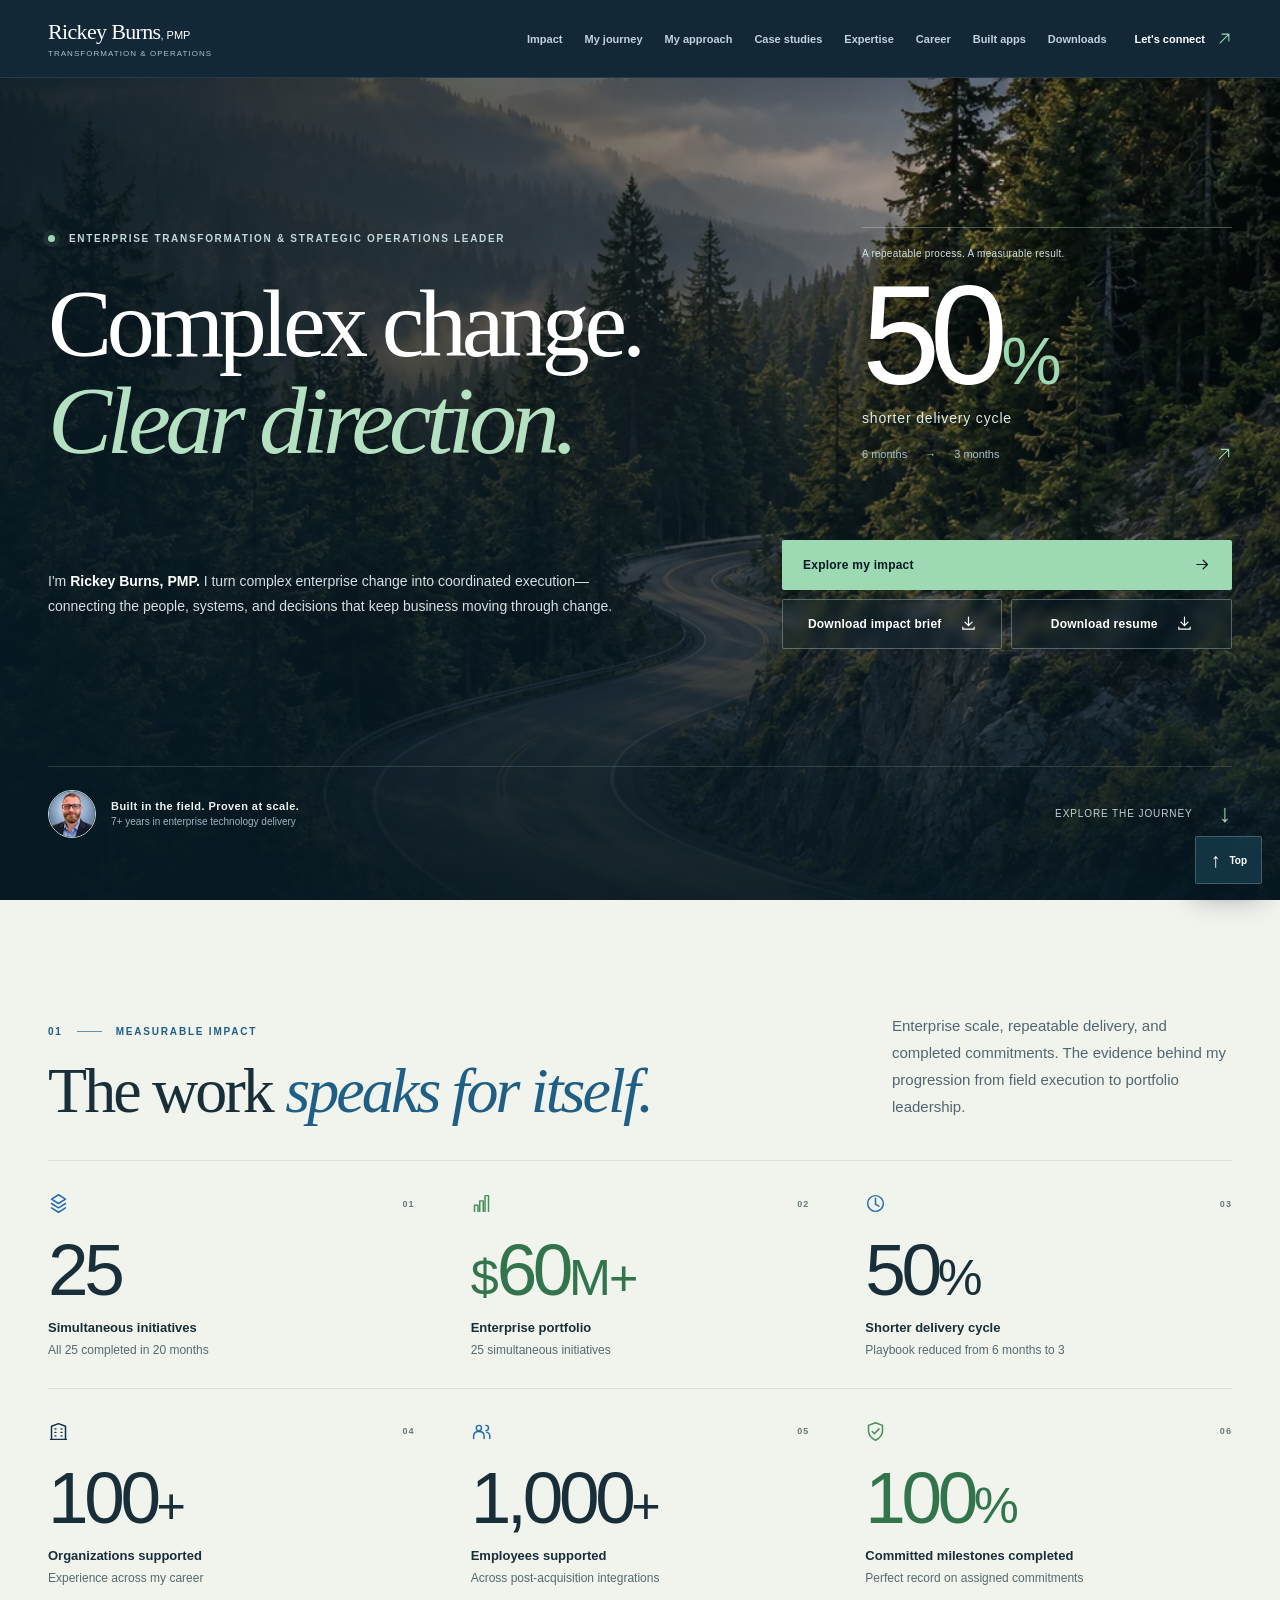
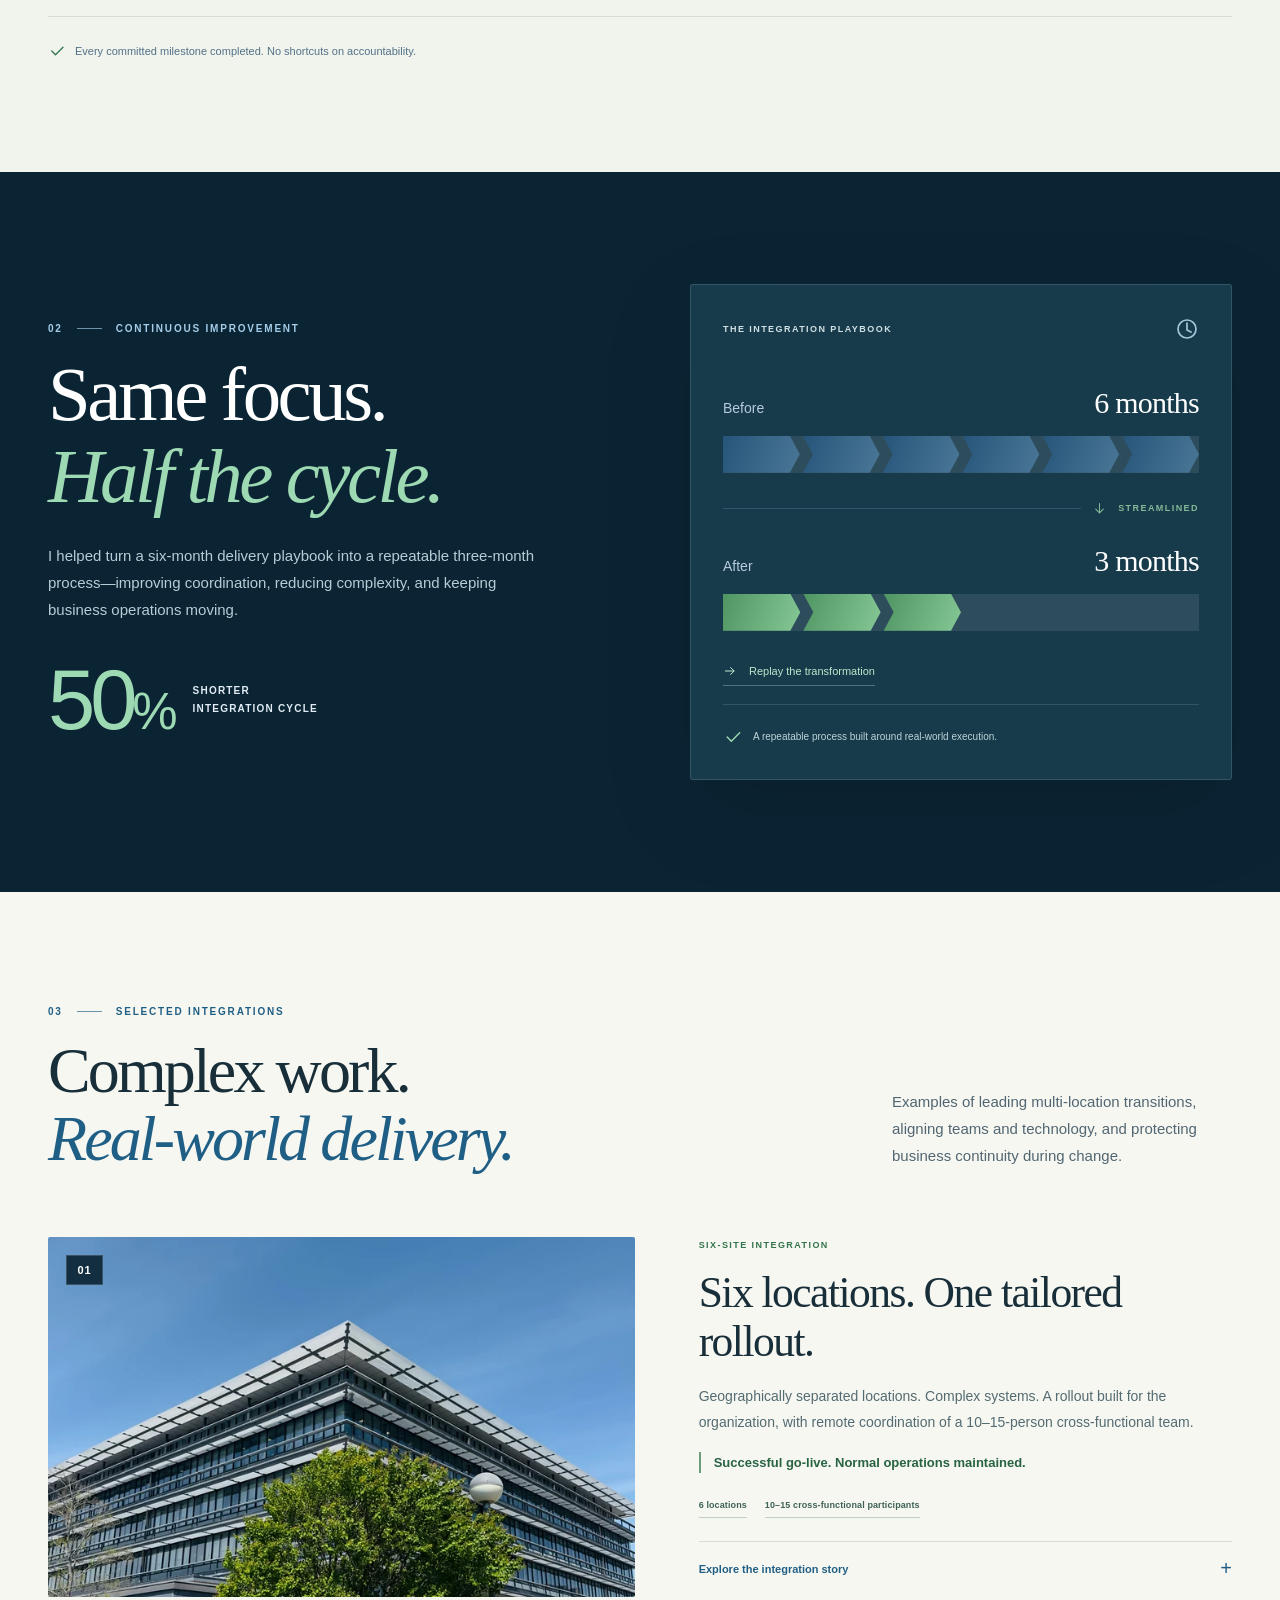
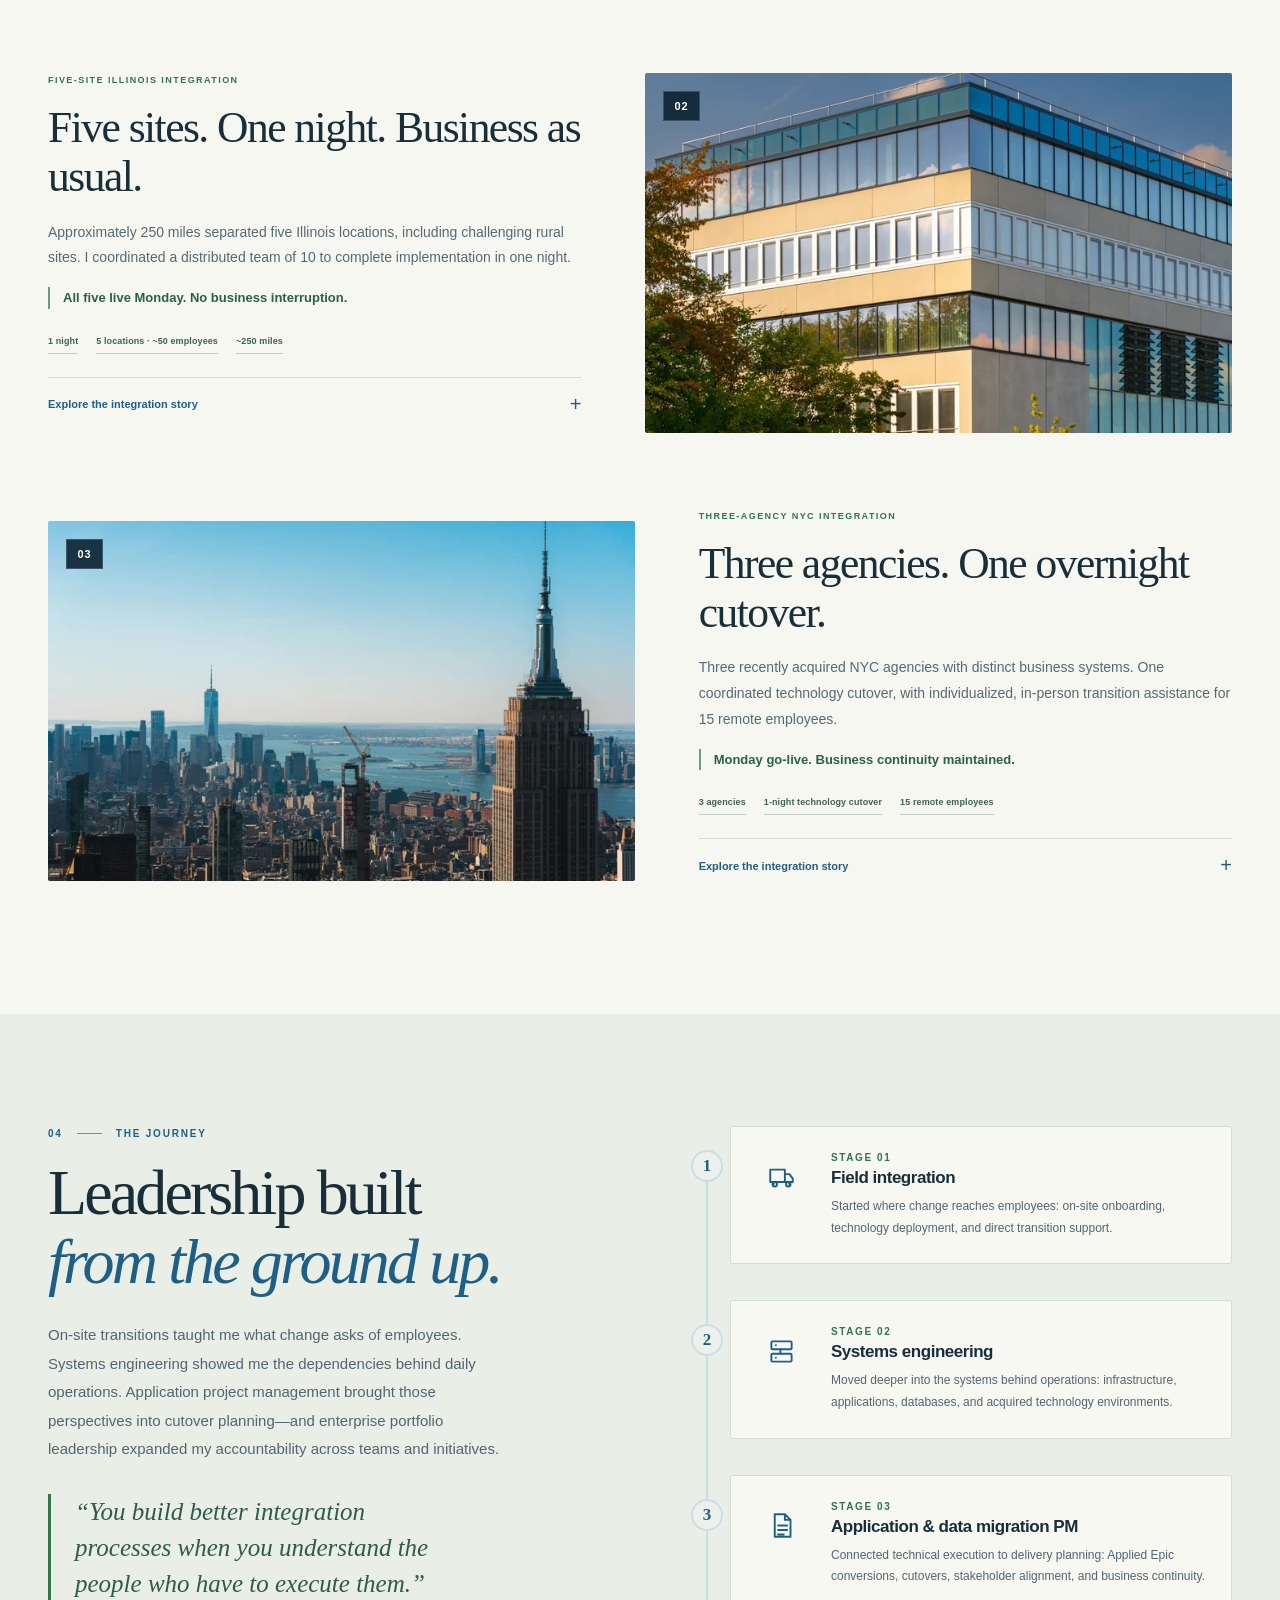
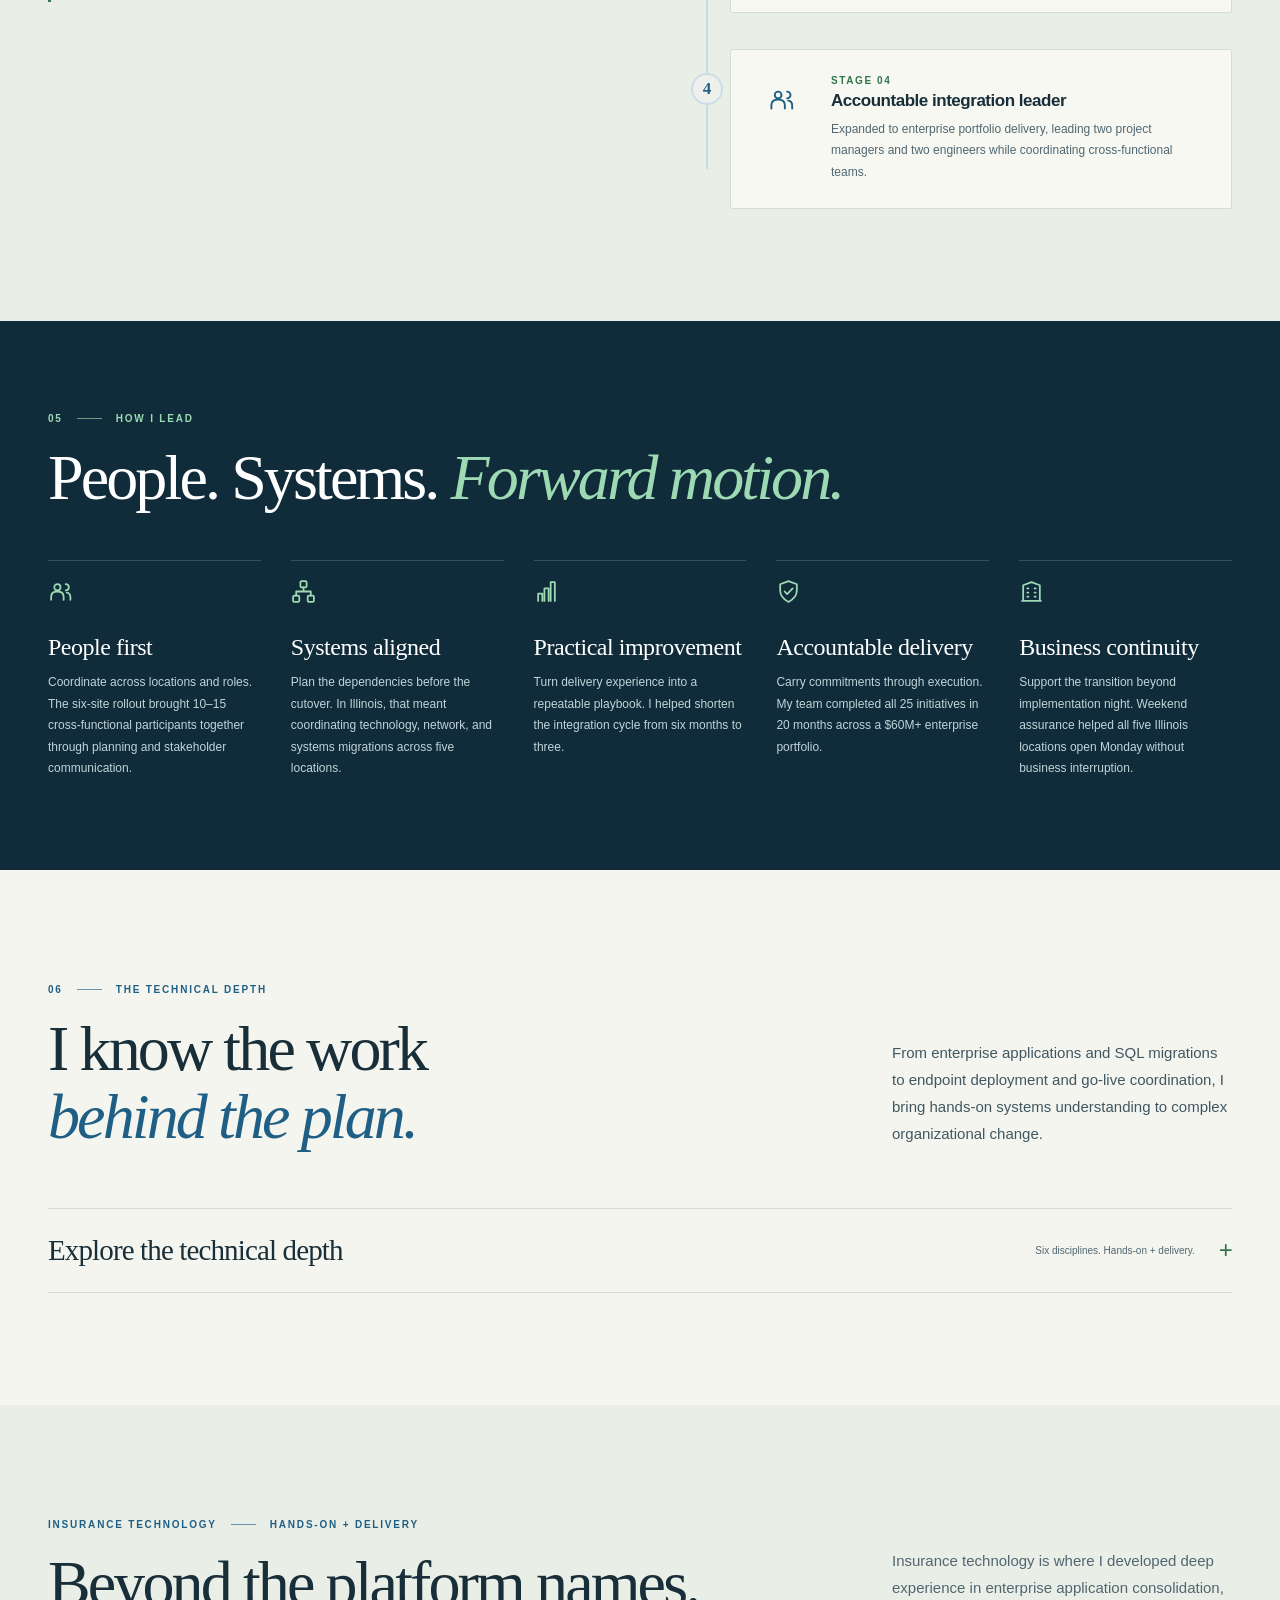
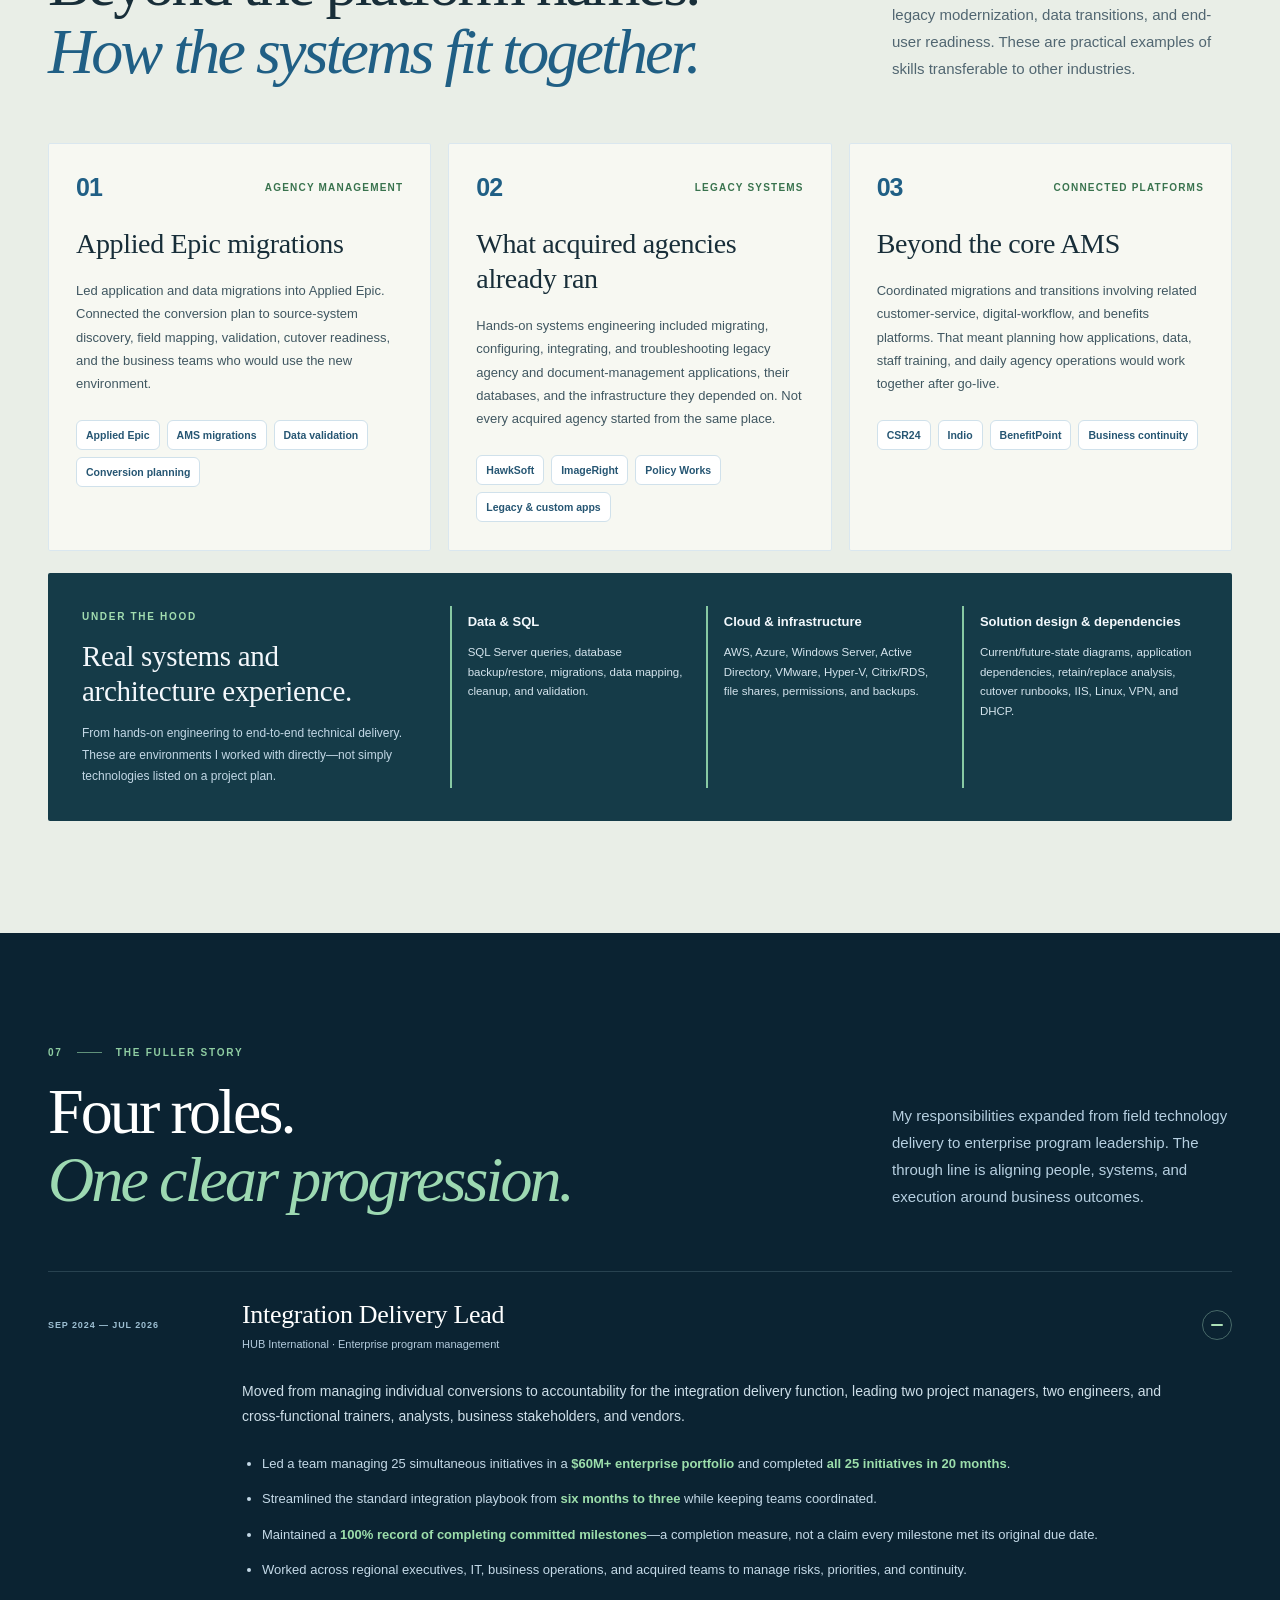
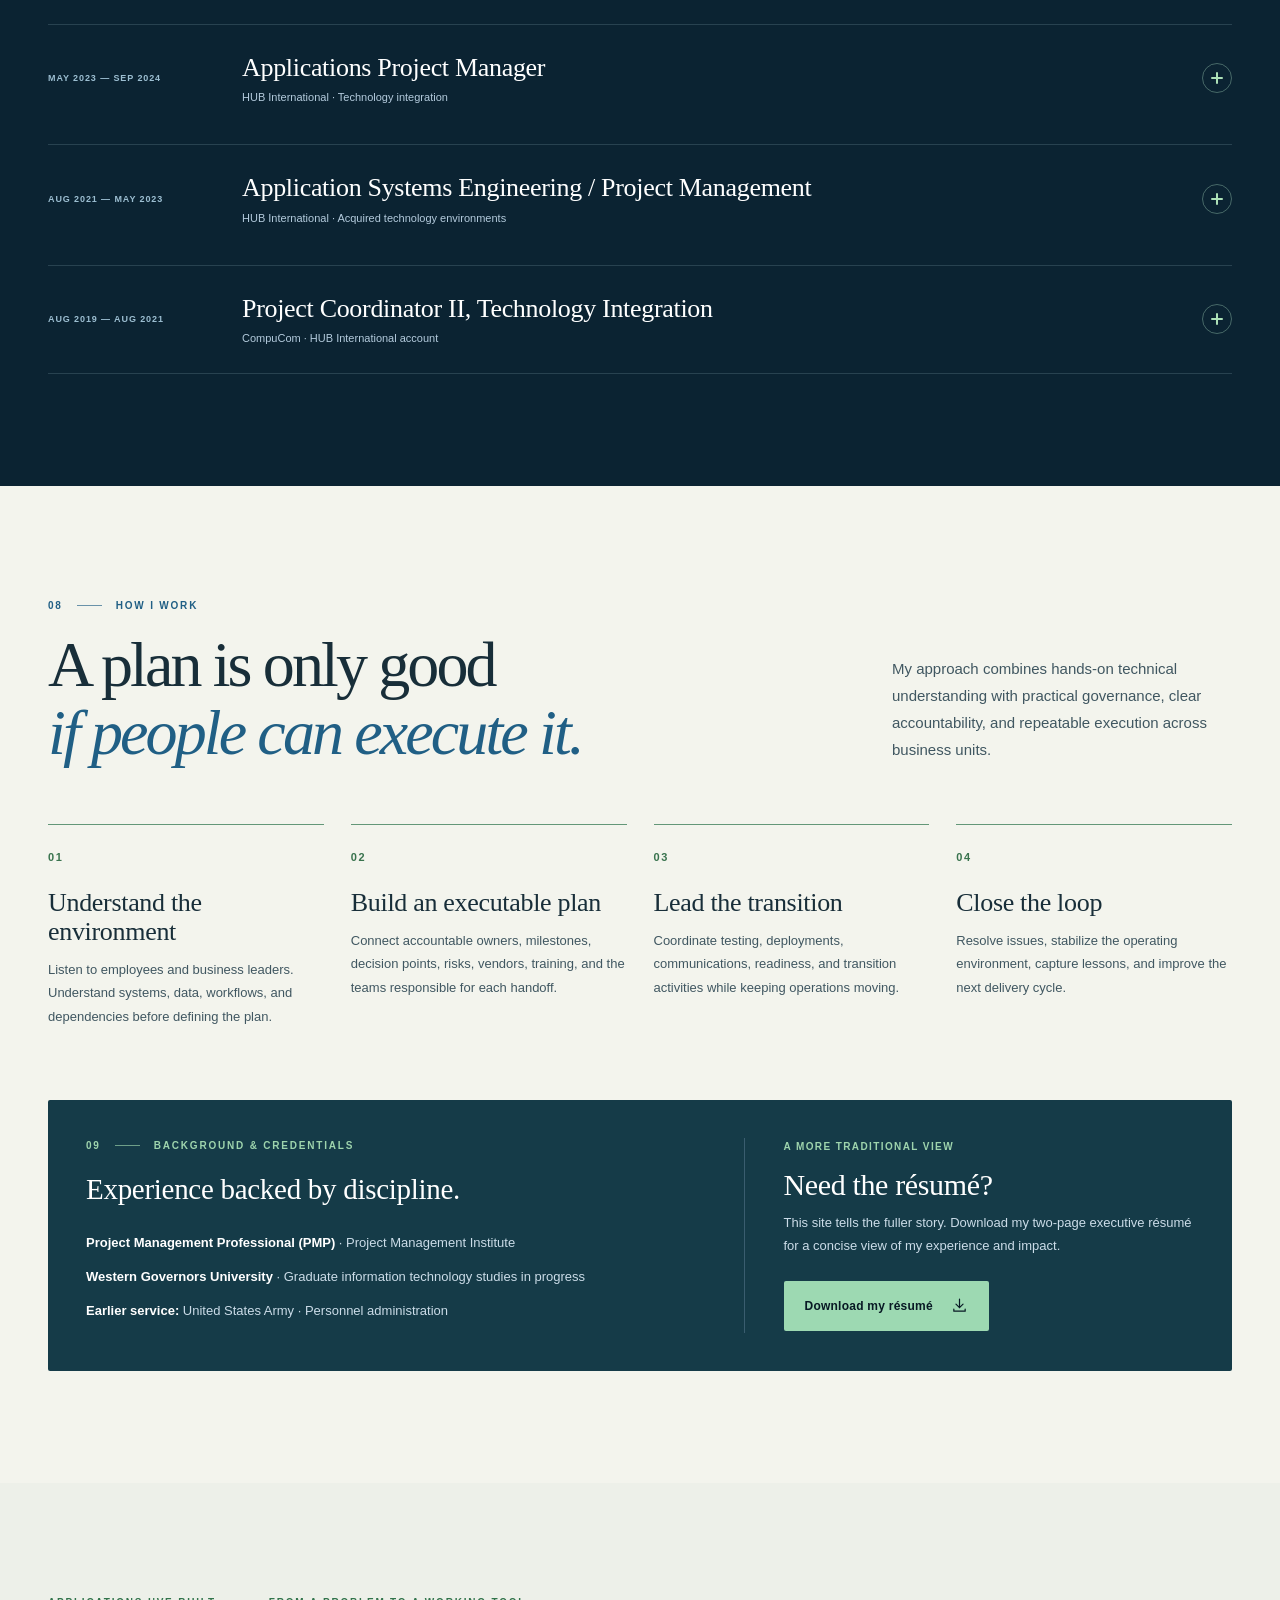
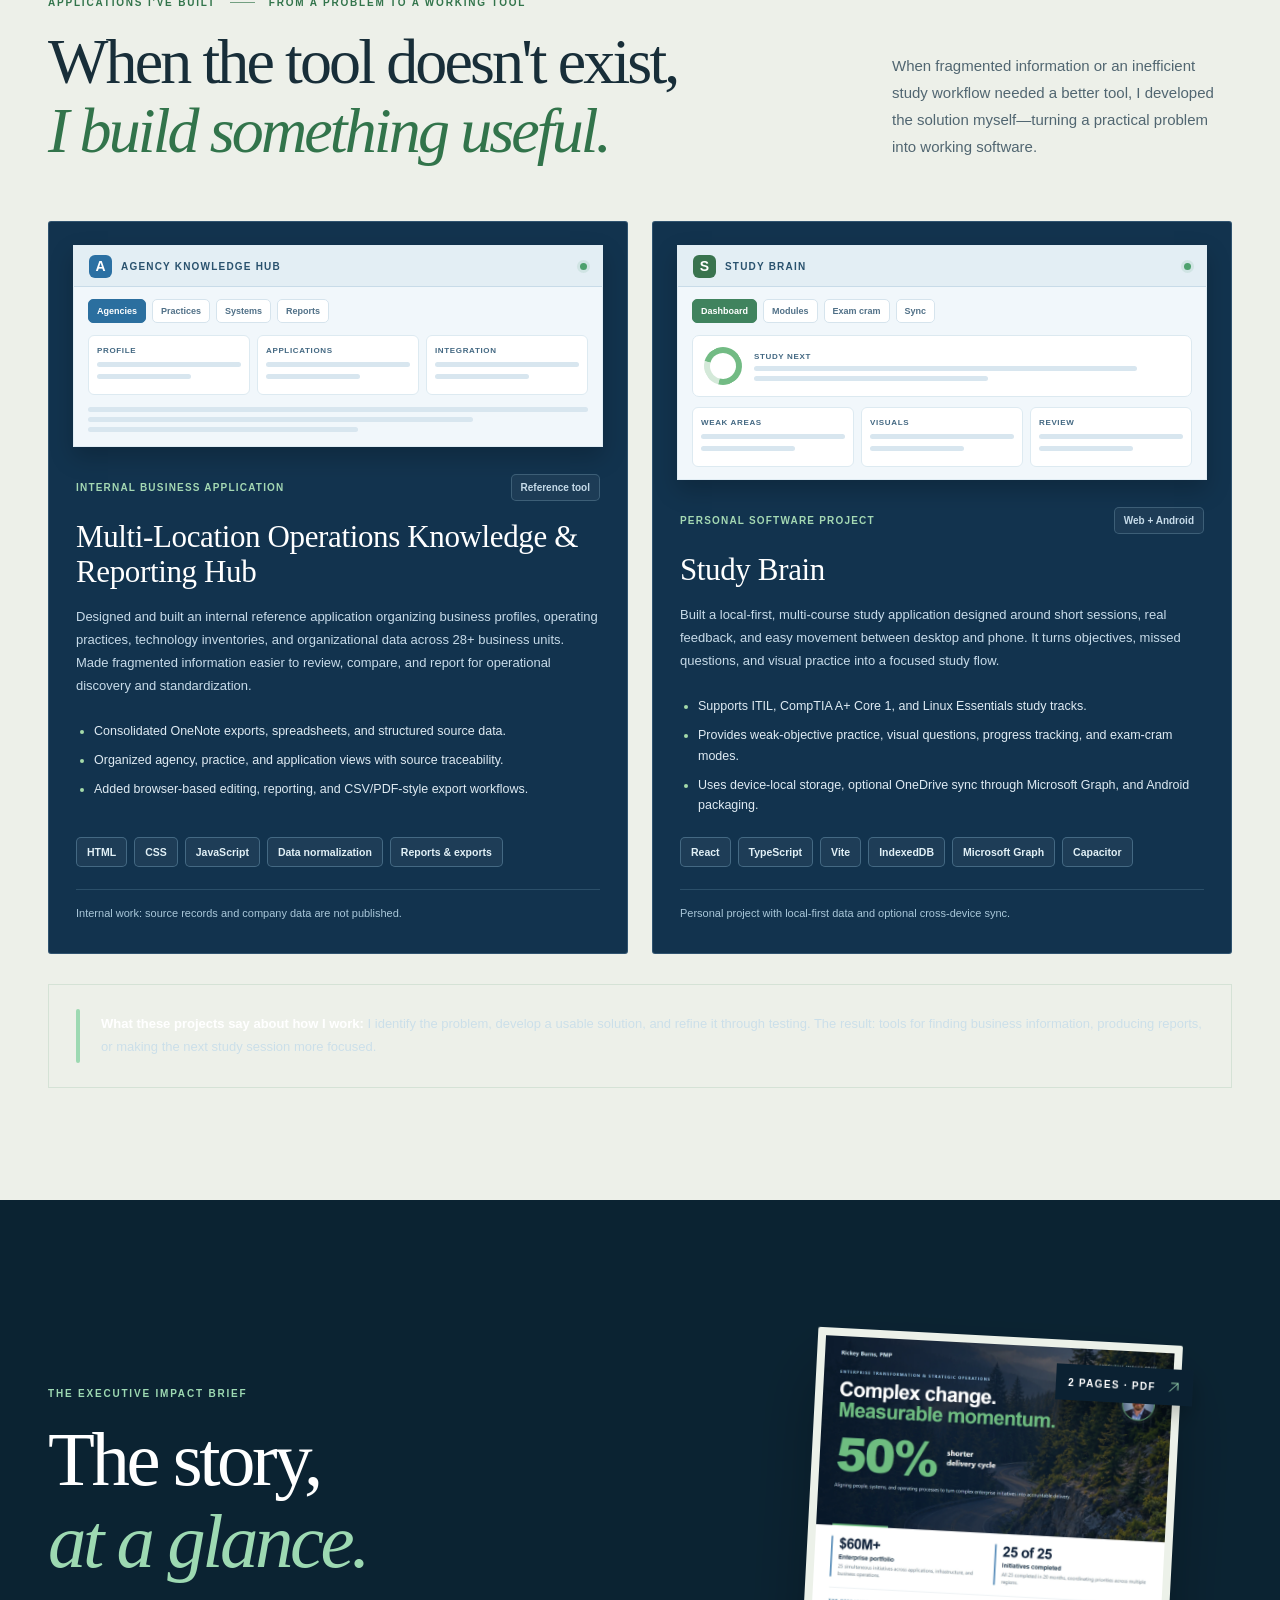
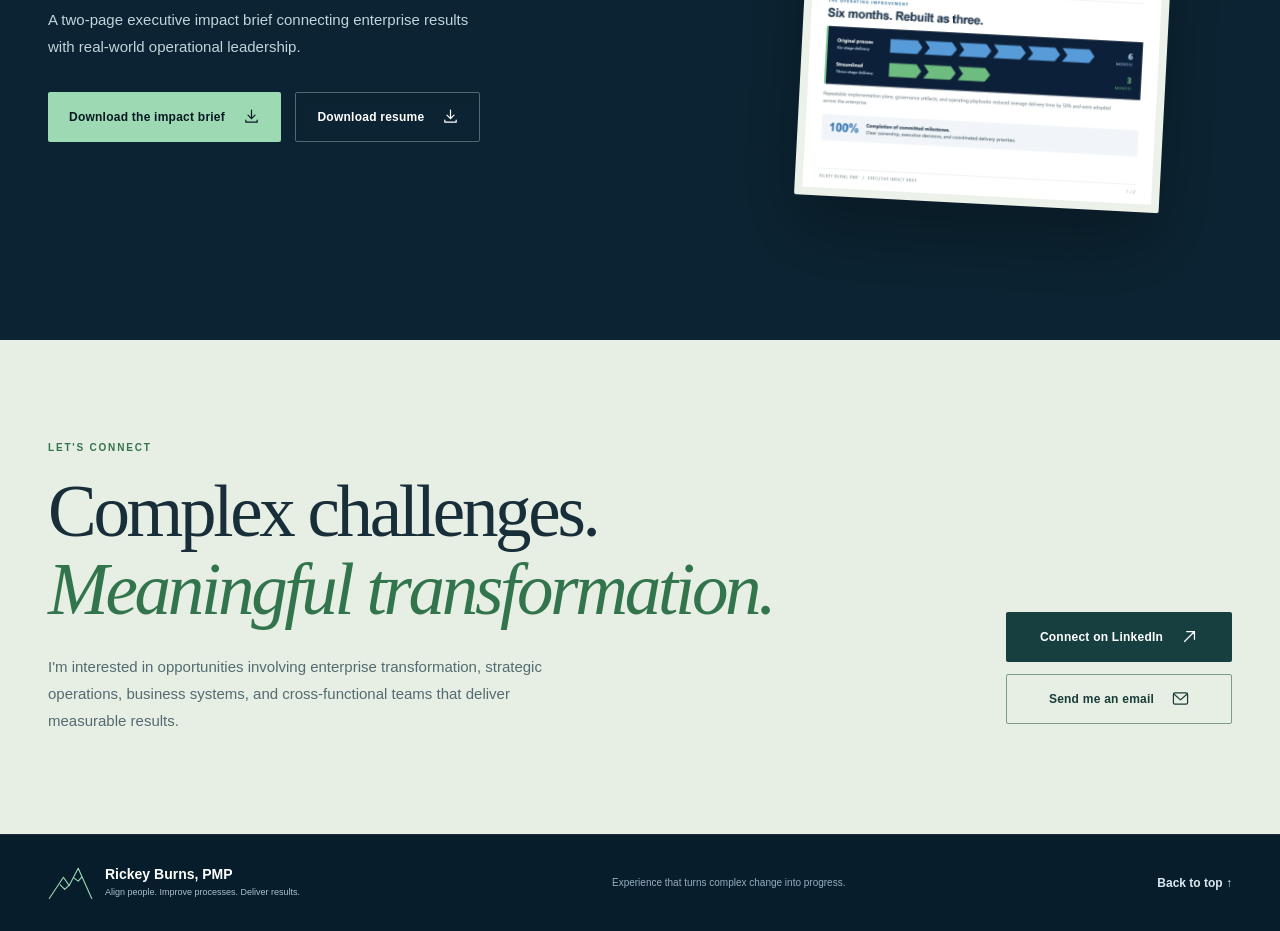
<file: index.html>
<!doctype html>
<html lang="en">
<head>
  <meta charset="utf-8">
  <meta name="viewport" content="width=device-width, initial-scale=1">
  <meta name="theme-color" content="#0c2038">
  <meta name="description" content="Rickey Burns, PMP — enterprise transformation and strategic operations leadership. Experience in business systems, multi-location integrations, process improvement, and measurable delivery outcomes.">
  <meta property="og:type" content="website">
  <meta property="og:title" content="Rickey Burns, PMP | Enterprise Transformation & Strategic Operations">
  <meta property="og:description" content="Business transformation leadership built from the field up. Explore experience connecting people, systems, processes, and operations.">
  <title>Rickey Burns, PMP — Enterprise Transformation & Strategic Operations</title>
  <link rel="icon" type="image/svg+xml" href="assets/images/favicon.svg">
  <link rel="preload" as="image" href="assets/images/cinematic-road.webp" fetchpriority="high">
  <link rel="stylesheet" href="assets/css/styles.css">
  <link rel="stylesheet" href="assets/css/expanded.css">
  <link rel="stylesheet" href="assets/css/cinematic.css">
  <script src="assets/js/content.js" defer></script>
  <script src="assets/js/main.js" defer></script>
</head>
<body>
  <a class="skip-link" href="#main">Skip to content</a>
  <div id="scroll-progress" aria-hidden="true"></div>

  <svg class="icon-defs" xmlns="http://www.w3.org/2000/svg" aria-hidden="true" focusable="false">
    <symbol id="icon-arrow" viewBox="0 0 24 24"><path d="M4 12h15m-6-6 6 6-6 6"/></symbol>
    <symbol id="icon-up-right" viewBox="0 0 24 24"><path d="M5 19 19 5M8 5h11v11"/></symbol>
    <symbol id="icon-download" viewBox="0 0 24 24"><path d="M12 3v12m-5-5 5 5 5-5M4 17v3h16v-3"/></symbol>
    <symbol id="icon-check" viewBox="0 0 24 24"><path d="m5 12 5 5L20 7"/></symbol>
    <symbol id="icon-building" viewBox="0 0 24 24"><path d="M4 21V6l8-3 8 3v15M3 21h18M8 9h1m6 0h1M8 13h1m6 0h1M8 17h1m6 0h1"/></symbol>
    <symbol id="icon-people" viewBox="0 0 24 24"><circle cx="9" cy="8" r="3"/><path d="M3 20v-3c0-3 2-5 6-5s6 2 6 5v3M17 5a3 3 0 0 1 0 6m1 2c2.5.3 3.5 2 3.5 4.5V20"/></symbol>
    <symbol id="icon-network" viewBox="0 0 24 24"><rect x="9" y="2" width="6" height="6" rx="1.3"/><rect x="2" y="16" width="6" height="6" rx="1.3"/><rect x="16" y="16" width="6" height="6" rx="1.3"/><path d="M12 8v4m0 0H5v4m7-4h7v4"/></symbol>
    <symbol id="icon-layers" viewBox="0 0 24 24"><path d="m12 2 8 5-8 5-8-5 8-5Z"/><path d="m4 12 8 5 8-5M4 17l8 5 8-5"/></symbol>
    <symbol id="icon-clock" viewBox="0 0 24 24"><circle cx="12" cy="12" r="9"/><path d="M12 6v7l4 2"/></symbol>
    <symbol id="icon-shield" viewBox="0 0 24 24"><path d="M12 2 20 5v6c0 5-3.3 8.5-8 11-4.7-2.5-8-6-8-11V5z"/><path d="m8.3 12 2.4 2.5L16 9"/></symbol>
    <symbol id="icon-server" viewBox="0 0 24 24"><rect x="3" y="3" width="18" height="7" rx="1"/><rect x="3" y="14" width="18" height="7" rx="1"/><path d="M7 6.5h.01M7 17.5h.01M11 10v4"/></symbol>
    <symbol id="icon-document" viewBox="0 0 24 24"><path d="M6 2h9l5 5v15H6zM15 2v5h5M9 12h8M9 16h8M9 20h5"/></symbol>
    <symbol id="icon-truck" viewBox="0 0 24 24"><path d="M2 5h13v11H2zM15 9h4l3 4v3h-7M5 16v2m14-2v2"/><circle cx="6" cy="18" r="2"/><circle cx="18" cy="18" r="2"/></symbol>
    <symbol id="icon-briefcase" viewBox="0 0 24 24"><rect x="2" y="7" width="20" height="14" rx="2"/><path d="M8 7V4h8v3M2 13c6 4 14 4 20 0"/></symbol>
    <symbol id="icon-bars" viewBox="0 0 24 24"><path d="M4 21v-7h4v7M10 21V9h4v12M16 21V3h4v18"/></symbol>
    <symbol id="icon-linkedin" viewBox="0 0 24 24"><rect x="2" y="2" width="20" height="20" rx="3"/><path d="M7 10v8m0-11v.2M11 18v-8m0 3c0-4 6-4 6 .3V18"/></symbol>
    <symbol id="icon-mail" viewBox="0 0 24 24"><rect x="2" y="4" width="20" height="16" rx="2"/><path d="m3 6 9 8 9-8"/></symbol>
    <symbol id="icon-mountain" viewBox="0 0 70 60"><path d="m2 54 22-33 9 13L47 7l21 47M19 33l7 7 8-8M40 22l7 5 6-7"/></symbol>
  </svg>

  <header class="site-header" id="top">
    <div class="shell nav-shell">
      <a class="executive-wordmark" href="#top" data-scroll-top><strong>Rickey Burns<span>, PMP</span></strong><small>Transformation &amp; operations</small></a>
      <nav class="desktop-nav" aria-label="Main navigation">
        <a href="#impact">Impact</a><a href="#journey">My journey</a><a href="#approach">My approach</a><a href="#experience">Case studies</a><a href="#expertise">Expertise</a><a href="#career-depth">Career</a><a href="#projects">Built apps</a><a href="#downloads">Downloads</a>
      </nav>
      <a class="nav-contact" href="#contact">Let's connect <svg class="icon" aria-hidden="true"><use href="#icon-up-right"/></svg></a>
      <button class="menu-toggle" id="menu-toggle" type="button" aria-label="Open navigation" aria-expanded="false" aria-controls="mobile-nav"><span></span><span></span><span></span></button>
    </div>
    <nav class="mobile-nav" id="mobile-nav" aria-label="Mobile navigation" hidden>
      <a href="#impact">Impact</a><a href="#journey">My journey</a><a href="#approach">My approach</a><a href="#experience">Case studies</a><a href="#expertise">Expertise</a><a href="#career-depth">Career</a><a href="#projects">Built apps</a><a href="#downloads">Downloads</a><a href="#contact">Connect</a>
    </nav>
  </header>

  <main id="main">
    <section class="hero cinema-hero" aria-labelledby="hero-title">
      <div class="hero-landscape" aria-hidden="true"><img src="assets/images/cinematic-road.webp" alt="" width="1024" height="1536" fetchpriority="high" decoding="async"></div>
      <div class="shell cinema-layout">
        <div class="hero-heading"><p class="eyebrow light"><span class="signal-dot"></span> Enterprise Transformation &amp; Strategic Operations Leader</p><h1 id="hero-title">Complex change.<br><em>Clear direction.</em></h1></div>
        <a class="hero-focal" href="#approach" aria-label="Explore the 50% shorter delivery cycle"><span class="focal-kicker">A repeatable process. A measurable result.</span><strong>50<span>%</span></strong><span class="focal-label">shorter delivery cycle</span><span class="focal-route"><span>6 months</span><i aria-hidden="true">→</i><span>3 months</span><svg class="icon" aria-hidden="true"><use href="#icon-up-right"/></svg></span></a>
        <div class="hero-story"><p class="hero-intro">I'm <strong>Rickey Burns, PMP.</strong> I turn complex enterprise change into coordinated execution—connecting the people, systems, and decisions that keep business moving through change.</p><div class="hero-actions">
            <a class="btn btn-primary" href="#impact">Explore my impact <svg class="icon" aria-hidden="true"><use href="#icon-arrow"/></svg></a>
            <a class="btn btn-ghost" href="assets/docs/Rickey_Burns_Enterprise_Transformation_Case_Study.pdf" download="Rickey_Burns_Enterprise_Transformation_Case_Study.pdf">Download impact brief <svg class="icon" aria-hidden="true"><use href="#icon-download"/></svg></a>
            <a class="btn btn-ghost" href="assets/docs/Rickey_Burns_Executive_Resume.pdf" download>Download resume <svg class="icon" aria-hidden="true"><use href="#icon-download"/></svg></a>
          </div></div>
        <div class="hero-signature"><img src="assets/images/rickey-burns.webp" alt="Rickey Burns, PMP" width="496" height="496"><div><strong>Built in the field. Proven at scale.</strong><span>7+ years in enterprise technology delivery</span></div><a href="#impact" class="hero-scroll">Explore the journey <span aria-hidden="true">↓</span></a></div>
      </div>
    </section>

    <section class="section impact-section" id="impact" aria-labelledby="impact-title">
      <div class="shell">
        <div class="section-heading" data-reveal>
          <div><p class="eyebrow">01 <span class="eyebrow-divider"></span> MEASURABLE IMPACT</p><h2 id="impact-title">The work <em>speaks for itself.</em></h2></div>
          <p>Enterprise scale, repeatable delivery, and completed commitments. The evidence behind my progression from field execution to portfolio leadership.</p>
        </div>
        <div class="metrics-grid" id="metrics-grid" aria-label="Integration leadership results"></div>
        <div class="impact-footnote" data-reveal><svg class="icon" aria-hidden="true"><use href="#icon-check"/></svg> Every committed milestone completed. No shortcuts on accountability.</div>
      </div>
    </section>

    <section class="section process-section" id="approach" aria-labelledby="approach-title">
      <div class="process-grid-overlay" aria-hidden="true"></div>
      <div class="shell process-layout">
        <div class="process-copy" data-reveal>
          <p class="eyebrow light">02 <span class="eyebrow-divider"></span> CONTINUOUS IMPROVEMENT</p>
          <h2 id="approach-title">Same focus.<br><em>Half the cycle.</em></h2>
          <p>I helped turn a six-month delivery playbook into a repeatable three-month process—improving coordination, reducing complexity, and keeping business operations moving.</p>
          <div class="process-result"><span>50<span class="percent-mark">%</span></span><p>SHORTER<br>INTEGRATION CYCLE</p></div>
        </div>
        <div class="cycle-card" data-reveal style="--reveal-delay: .12s">
          <div class="cycle-top"><span>THE INTEGRATION PLAYBOOK</span><svg class="icon" aria-hidden="true"><use href="#icon-clock"/></svg></div>
          <div class="cycle-row"><div class="cycle-text"><span>Before</span><strong>6 months</strong></div><div class="cycle-track cycle-before"><div class="cycle-fill"><span></span><span></span><span></span><span></span><span></span><span></span></div></div></div>
          <div class="cycle-divider"><span></span><svg class="icon" aria-hidden="true"><use href="#icon-arrow"/></svg><span>STREAMLINED</span></div>
          <div class="cycle-row"><div class="cycle-text"><span>After</span><strong>3 months</strong></div><div class="cycle-track cycle-after"><div class="cycle-fill"><span></span><span></span><span></span></div></div></div>
          <button class="replay-comparison" type="button" id="replay-comparison"><svg class="icon" aria-hidden="true"><use href="#icon-arrow"/></svg> Replay the transformation</button><p class="sr-only" id="comparison-status" role="status"></p>
          <div class="cycle-note"><svg class="icon" aria-hidden="true"><use href="#icon-check"/></svg> A repeatable process built around real-world execution.</div>
        </div>
      </div>
    </section>

    <section class="section experience-section" id="experience" aria-labelledby="experience-title">
      <div class="shell">
        <div class="section-heading" data-reveal>
          <div><p class="eyebrow">03 <span class="eyebrow-divider"></span> SELECTED INTEGRATIONS</p><h2 id="experience-title">Complex work.<br><em>Real-world delivery.</em></h2></div>
          <p>Examples of leading multi-location transitions, aligning teams and technology, and protecting business continuity during change.</p>
        </div>
        <div class="case-grid" id="case-grid"></div>
      </div>
    </section>

    <section class="section journey-section" id="journey" aria-labelledby="journey-title">
      <div class="shell journey-layout">
        <div class="journey-intro" data-reveal>
          <p class="eyebrow">04 <span class="eyebrow-divider"></span> THE JOURNEY</p>
          <h2 id="journey-title">Leadership built<br><em>from the ground up.</em></h2>
          <p>On-site transitions taught me what change asks of employees. Systems engineering showed me the dependencies behind daily operations. Application project management brought those perspectives into cutover planning—and enterprise portfolio leadership expanded my accountability across teams and initiatives.</p>
          <div class="journey-quote">“You build better integration processes when you understand the people who have to execute them.”</div>
        </div>
        <div class="timeline" id="career-timeline" aria-label="Career progression"></div>
      </div>
    </section>

    <section class="section principles-section" id="strengths" aria-labelledby="strengths-title">
      <div class="shell">
        <div class="section-heading narrow" data-reveal><div><p class="eyebrow">05 <span class="eyebrow-divider"></span> HOW I LEAD</p><h2 id="strengths-title">People. Systems. <em>Forward motion.</em></h2></div></div>
        <div class="principles-grid" id="principles-grid"></div>
      </div>
    </section>


    <!-- V2 detailed profile: factual depth behind the approved executive case study. -->
    <section class="section deep-skills-section" id="expertise" aria-labelledby="expertise-title">
      <div class="shell">
        <div class="section-heading" data-reveal>
          <div><p class="eyebrow">06 <span class="eyebrow-divider"></span> THE TECHNICAL DEPTH</p><h2 id="expertise-title">I know the work<br><em>behind the plan.</em></h2></div>
          <p>From enterprise applications and SQL migrations to endpoint deployment and go-live coordination, I bring hands-on systems understanding to complex organizational change.</p>
        </div>
        <details class="technical-disclosure"><summary>Explore the technical depth <span>Six disciplines. Hands-on + delivery.</span></summary><div class="technical-disclosure-body"><div class="skills-intro" data-reveal>
          <span class="skills-intro-mark">01 / 06</span>
          <p><strong>The distinction matters:</strong> I've configured and supported systems firsthand, and I've led migrations involving additional platforms. This is the technology and delivery landscape I've worked in—not a claim that I'm a developer or administrator of every product listed.</p>
        </div>
        <div class="deep-skills-grid">
          <article class="deep-skill-card" data-reveal>
            <span class="skill-category">01 — INSURANCE & AMS</span>
            <h3>Agency platforms and conversions</h3>
            <p>Led transitions into enterprise agency platforms, with practical knowledge of acquired agencies' legacy environments.</p>
            <ul class="skill-pills"><li>Applied Epic</li><li>HawkSoft</li><li>ImageRight</li><li>Policy Works</li><li>CSR24</li><li>Indio</li><li>BenefitPoint</li></ul>
            <p class="skill-qualifier">Platform experience spans migration, implementation, support, and delivery coordination; responsibilities differed by product.</p><a class="skill-next-link" href="#insurance-technology">Explore the insurance technology work ↓</a>
          </article>
          <article class="deep-skill-card" data-reveal>
            <span class="skill-category">02 — DATA & APPLICATIONS</span>
            <h3>Moving the data without losing the business</h3>
            <p>Worked across SQL Server, legacy databases, SaaS applications, and custom systems during acquisition integrations.</p>
            <ul class="skill-pills"><li>Microsoft SQL Server</li><li>SQL queries</li><li>Backup / restore</li><li>Data mapping</li><li>Data validation</li><li>Data cleanup</li><li>Database migrations</li><li>Application dependencies</li></ul>
            <p class="skill-qualifier">A mix of direct systems experience and accountable migration delivery.</p>
          </article>
          <article class="deep-skill-card" data-reveal>
            <span class="skill-category">03 — ENTERPRISE TECHNOLOGY</span>
            <h3>Infrastructure, endpoints, and onboarding</h3>
            <p>Started with site-level technology integration: workstations, hardware, network-connected devices, user readiness, and bringing acquired offices into a corporate environment.</p>
            <ul class="skill-pills"><li>Windows workstation deployment</li><li>Endpoint configuration</li><li>Windows Server</li><li>Active Directory</li><li>AWS / Azure</li><li>VMware / Hyper-V</li><li>Network-connected devices</li><li>Technical discovery</li></ul>
          </article>
          <article class="deep-skill-card" data-reveal>
            <span class="skill-category">04 — PROGRAM & PMO</span>
            <h3>Structure without unnecessary overhead</h3>
            <p>Turned complex integration commitments into visible plans and decisions for executives, technical teams, and business stakeholders.</p>
            <ul class="skill-pills"><li>Portfolio governance</li><li>Scope and milestones</li><li>Risk and dependencies</li><li>Executive reporting</li><li>Steering committees</li><li>Vendor coordination</li></ul>
          </article>
          <article class="deep-skill-card" data-reveal>
            <span class="skill-category">05 — DELIVERY & GO-LIVE</span>
            <h3>From discovery to stabilization</h3>
            <p>Coordinated requirements, conversion preparation, testing, deployment, cutover, and post-transition support while agencies continued serving clients.</p>
            <ul class="skill-pills"><li>Implementation planning</li><li>Cutover readiness</li><li>Go-live execution</li><li>Testing coordination</li><li>Business continuity</li><li>Transition support</li></ul>
          </article>
          <article class="deep-skill-card" data-reveal>
            <span class="skill-category">06 — PEOPLE & ADOPTION</span>
            <h3>The human side of integration</h3>
            <p>Connected agency users, trainers, analysts, engineers, PMs, vendors, and executives. Kept the team informed and helped resolve adoption barriers before they became bigger problems.</p>
            <ul class="skill-pills"><li>Training coordination</li><li>User readiness</li><li>Executive support</li><li>Stakeholder communication</li><li>Cross-functional leadership</li><li>Change adoption</li></ul>
          </article>
        </div>
      </div></details>
      </div>
    </section>


    <section class="section insurance-depth-section" id="insurance-technology" aria-labelledby="insurance-technology-title">
      <div class="shell">
        <div class="section-heading" data-reveal>
          <div><p class="eyebrow">INSURANCE TECHNOLOGY <span class="eyebrow-divider"></span> HANDS-ON + DELIVERY</p><h2 id="insurance-technology-title">Beyond the platform names.<br><em>How the systems fit together.</em></h2></div>
          <p>Insurance technology is where I developed deep experience in enterprise application consolidation, legacy modernization, data transitions, and end-user readiness. These are practical examples of skills transferable to other industries.</p>
        </div>
        <div class="insurance-story-grid">
          <article class="insurance-story" data-reveal>
            <div class="insurance-story-header"><span>01</span><span>AGENCY MANAGEMENT</span></div>
            <h3>Applied Epic migrations</h3>
            <p>Led application and data migrations into Applied Epic. Connected the conversion plan to source-system discovery, field mapping, validation, cutover readiness, and the business teams who would use the new environment.</p>
            <div class="insurance-chips"><span>Applied Epic</span><span>AMS migrations</span><span>Data validation</span><span>Conversion planning</span></div>
          </article>
          <article class="insurance-story" data-reveal>
            <div class="insurance-story-header"><span>02</span><span>LEGACY SYSTEMS</span></div>
            <h3>What acquired agencies already ran</h3>
            <p>Hands-on systems engineering included migrating, configuring, integrating, and troubleshooting legacy agency and document-management applications, their databases, and the infrastructure they depended on. Not every acquired agency started from the same place.</p>
            <div class="insurance-chips"><span>HawkSoft</span><span>ImageRight</span><span>Policy Works</span><span>Legacy & custom apps</span></div>
          </article>
          <article class="insurance-story" data-reveal>
            <div class="insurance-story-header"><span>03</span><span>CONNECTED PLATFORMS</span></div>
            <h3>Beyond the core AMS</h3>
            <p>Coordinated migrations and transitions involving related customer-service, digital-workflow, and benefits platforms. That meant planning how applications, data, staff training, and daily agency operations would work together after go-live.</p>
            <div class="insurance-chips"><span>CSR24</span><span>Indio</span><span>BenefitPoint</span><span>Business continuity</span></div>
          </article>
        </div>
        <div class="architecture-panel" data-reveal>
          <div class="architecture-intro"><span class="architecture-mark">UNDER THE HOOD</span><h3>Real systems and architecture experience.</h3><p>From hands-on engineering to end-to-end technical delivery. These are environments I worked with directly—not simply technologies listed on a project plan.</p></div>
          <div class="architecture-columns">
            <div><h4>Data & SQL</h4><p>SQL Server queries, database backup/restore, migrations, data mapping, cleanup, and validation.</p></div>
            <div><h4>Cloud & infrastructure</h4><p>AWS, Azure, Windows Server, Active Directory, VMware, Hyper-V, Citrix/RDS, file shares, permissions, and backups.</p></div>
            <div><h4>Solution design & dependencies</h4><p>Current/future-state diagrams, application dependencies, retain/replace analysis, cutover runbooks, IIS, Linux, VPN, and DHCP.</p></div>
          </div>
        </div>
      </div>
    </section>

    <section class="section deep-career-section" id="career-depth" aria-labelledby="career-depth-title">
      <div class="shell">
        <div class="section-heading" data-reveal>
          <div><p class="eyebrow">07 <span class="eyebrow-divider"></span> THE FULLER STORY</p><h2 id="career-depth-title">Four roles.<br><em>One clear progression.</em></h2></div>
          <p>My responsibilities expanded from field technology delivery to enterprise program leadership. The through line is aligning people, systems, and execution around business outcomes.</p>
        </div>
        <div class="role-list">
          <details class="role-card" open data-reveal>
            <summary><span class="role-years">SEP 2024 — JUL 2026</span><span class="role-heading"><strong>Integration Delivery Lead</strong><small>HUB International · Enterprise program management</small></span><span class="role-toggle" aria-hidden="true"></span></summary>
            <div class="role-body"><p>Moved from managing individual conversions to accountability for the integration delivery function, leading two project managers, two engineers, and cross-functional trainers, analysts, business stakeholders, and vendors.</p>
            <ul><li>Led a team managing 25 simultaneous initiatives in a <strong>$60M+ enterprise portfolio</strong> and completed <strong>all 25 initiatives in 20 months</strong>.</li><li>Streamlined the standard integration playbook from <strong>six months to three</strong> while keeping teams coordinated.</li><li>Maintained a <strong>100% record of completing committed milestones</strong>—a completion measure, not a claim every milestone met its original due date.</li><li>Worked across regional executives, IT, business operations, and acquired teams to manage risks, priorities, and continuity.</li></ul></div>
          </details>
          <details class="role-card" data-reveal>
            <summary><span class="role-years">MAY 2023 — SEP 2024</span><span class="role-heading"><strong>Applications Project Manager</strong><small>HUB International · Technology integration</small></span><span class="role-toggle" aria-hidden="true"></span></summary>
            <div class="role-body"><p>Led application and data transitions for acquired organizations, coordinating conversion work and the people needed to make the new tools usable.</p>
            <ul><li>Managed migrations into Applied Epic and related enterprise platforms, including CSR24, Indio, and BenefitPoint.</li><li>Coordinated data review, mapping, validation, training, testing, and cutover for transitions supporting <strong>250+ end users</strong>.</li><li>Led stakeholder meetings and dependencies across business teams, analysts, training staff, and technical specialists.</li><li>Improved repeatability with practical implementation artifacts and a focus on post-go-live adoption.</li></ul></div>
          </details>
          <details class="role-card" data-reveal>
            <summary><span class="role-years">AUG 2021 — MAY 2023</span><span class="role-heading"><strong>Application Systems Engineering / Project Management</strong><small>HUB International · Acquired technology environments</small></span><span class="role-toggle" aria-hidden="true"></span></summary>
            <div class="role-body"><p>Combined systems knowledge with project ownership, connecting what the existing technology could do with what a newly acquired agency needed on day one.</p>
            <ul><li>Personally led technology integrations for <strong>30+ acquired organizations</strong>.</li><li>Worked with SQL databases, SaaS applications, custom systems, infrastructure, and application dependencies.</li><li>Coordinated technical discovery and migrations while protecting data integrity and minimizing disruption.</li><li>Partnered with regional leadership and acquisition teams to prioritize integration needs.</li></ul></div>
          </details>
          <details class="role-card" data-reveal>
            <summary><span class="role-years">AUG 2019 — AUG 2021</span><span class="role-heading"><strong>Project Coordinator II, Technology Integration</strong><small>CompuCom · HUB International account</small></span><span class="role-toggle" aria-hidden="true"></span></summary>
            <div class="role-body"><p>This is where integration became real: arriving on site, setting up technology, solving employee problems, and making sure people could get back to work.</p>
            <ul><li>Delivered <strong>20+ on-site integrations</strong> involving workstation deployment, hardware, user onboarding, and enterprise systems.</li><li>Recruited and led a team of <strong>four field technicians</strong>.</li><li>Supported senior executives directly during critical technology transitions.</li><li>Built a frontline perspective that still shapes how I plan, communicate, and lead integrations today.</li></ul></div>
          </details>
        </div>
      </div>
    </section>

    <section class="section deep-delivery-section" id="delivery" aria-labelledby="delivery-title">
      <div class="shell">
        <div class="section-heading" data-reveal>
          <div><p class="eyebrow">08 <span class="eyebrow-divider"></span> HOW I WORK</p><h2 id="delivery-title">A plan is only good<br><em>if people can execute it.</em></h2></div>
          <p>My approach combines hands-on technical understanding with practical governance, clear accountability, and repeatable execution across business units.</p>
        </div>
        <div class="delivery-grid">
          <article data-reveal><span class="delivery-number">01</span><h3>Understand the environment</h3><p>Listen to employees and business leaders. Understand systems, data, workflows, and dependencies before defining the plan.</p></article>
          <article data-reveal><span class="delivery-number">02</span><h3>Build an executable plan</h3><p>Connect accountable owners, milestones, decision points, risks, vendors, training, and the teams responsible for each handoff.</p></article>
          <article data-reveal><span class="delivery-number">03</span><h3>Lead the transition</h3><p>Coordinate testing, deployments, communications, readiness, and transition activities while keeping operations moving.</p></article>
          <article data-reveal><span class="delivery-number">04</span><h3>Close the loop</h3><p>Resolve issues, stabilize the operating environment, capture lessons, and improve the next delivery cycle.</p></article>
        </div>
        <div class="credentials-panel" data-reveal>
          <div><p class="eyebrow">09 <span class="eyebrow-divider"></span> BACKGROUND & CREDENTIALS</p><h3>Experience backed by discipline.</h3><p><strong>Project Management Professional (PMP)</strong> · Project Management Institute</p><p><strong>Western Governors University</strong> · Graduate information technology studies in progress</p><p><strong>Earlier service:</strong> United States Army · Personnel administration</p></div>
          <div class="resume-panel"><span class="resume-panel-label">A MORE TRADITIONAL VIEW</span><h4>Need the résumé?</h4><p>This site tells the fuller story. Download my two-page executive résumé for a concise view of my experience and impact.</p><a class="btn btn-primary" href="assets/docs/Rickey_Burns_Executive_Resume.pdf" download>Download my résumé <svg class="icon" aria-hidden="true"><use href="#icon-download"/></svg></a></div>
        </div>
      </div>
    </section>


    <section class="section built-apps-section" id="projects" aria-labelledby="projects-title">
      <div class="shell">
        <div class="section-heading" data-reveal>
          <div><p class="eyebrow light">APPLICATIONS I'VE BUILT <span class="eyebrow-divider"></span> FROM A PROBLEM TO A WORKING TOOL</p><h2 id="projects-title">When the tool doesn't exist,<br><em>I build something useful.</em></h2></div>
          <p>When fragmented information or an inefficient study workflow needed a better tool, I developed the solution myself—turning a practical problem into working software.</p>
        </div>
        <div class="built-apps-grid">
          <article class="built-app-card" data-reveal>
            <div class="app-preview" aria-hidden="true">
              <div class="app-preview-bar"><span class="app-preview-logo">A</span><span>AGENCY KNOWLEDGE HUB</span><span class="app-preview-dot"></span></div>
              <div class="app-preview-content">
                <div class="app-preview-tabs"><span class="selected">Agencies</span><span>Practices</span><span>Systems</span><span>Reports</span></div>
                <div class="app-preview-summary"><span><strong>PROFILE</strong><i></i><i></i></span><span><strong>APPLICATIONS</strong><i></i><i></i></span><span><strong>INTEGRATION</strong><i></i><i></i></span></div>
                <div class="app-preview-lines"><i></i><i></i><i></i></div>
              </div>
            </div>
            <div class="built-app-body">
              <div class="built-app-kicker"><span>INTERNAL BUSINESS APPLICATION</span><span class="app-kind">Reference tool</span></div>
              <h3>Multi-Location Operations Knowledge & Reporting Hub</h3>
              <p>Designed and built an internal reference application organizing business profiles, operating practices, technology inventories, and organizational data across 28+ business units. Made fragmented information easier to review, compare, and report for operational discovery and standardization.</p>
              <ul class="app-capabilities">
                <li>Consolidated OneNote exports, spreadsheets, and structured source data.</li>
                <li>Organized agency, practice, and application views with source traceability.</li>
                <li>Added browser-based editing, reporting, and CSV/PDF-style export workflows.</li>
              </ul>
              <div class="app-tech"><span>HTML</span><span>CSS</span><span>JavaScript</span><span>Data normalization</span><span>Reports & exports</span></div>
              <p class="app-disclosure">Internal work: source records and company data are not published.</p>
            </div>
          </article>
          <article class="built-app-card" data-reveal>
            <div class="app-preview app-preview-study" aria-hidden="true">
              <div class="app-preview-bar"><span class="app-preview-logo">S</span><span>STUDY BRAIN</span><span class="app-preview-dot"></span></div>
              <div class="app-preview-content">
                <div class="app-preview-tabs"><span class="selected">Dashboard</span><span>Modules</span><span>Exam cram</span><span>Sync</span></div>
                <div class="study-preview-row"><span class="study-preview-ring"></span><span><strong>STUDY NEXT</strong><i></i><i></i></span></div>
                <div class="app-preview-summary"><span><strong>WEAK AREAS</strong><i></i><i></i></span><span><strong>VISUALS</strong><i></i><i></i></span><span><strong>REVIEW</strong><i></i><i></i></span></div>
              </div>
            </div>
            <div class="built-app-body">
              <div class="built-app-kicker"><span>PERSONAL SOFTWARE PROJECT</span><span class="app-kind">Web + Android</span></div>
              <h3>Study Brain</h3>
              <p>Built a local-first, multi-course study application designed around short sessions, real feedback, and easy movement between desktop and phone. It turns objectives, missed questions, and visual practice into a focused study flow.</p>
              <ul class="app-capabilities">
                <li>Supports ITIL, CompTIA A+ Core 1, and Linux Essentials study tracks.</li>
                <li>Provides weak-objective practice, visual questions, progress tracking, and exam-cram modes.</li>
                <li>Uses device-local storage, optional OneDrive sync through Microsoft Graph, and Android packaging.</li>
              </ul>
              <div class="app-tech"><span>React</span><span>TypeScript</span><span>Vite</span><span>IndexedDB</span><span>Microsoft Graph</span><span>Capacitor</span></div>
              <p class="app-disclosure">Personal project with local-first data and optional cross-device sync.</p>
            </div>
          </article>
        </div>
        <div class="apps-takeaway" data-reveal><span class="apps-takeaway-accent"></span><p><strong>What these projects say about how I work:</strong> I identify the problem, develop a usable solution, and refine it through testing. The result: tools for finding business information, producing reports, or making the next study session more focused.</p></div>
      </div>
    </section>

    <section id="downloads" class="portfolio-section" aria-labelledby="portfolio-title">
      <div class="shell portfolio-layout">
        <div class="portfolio-copy" data-reveal>
          <p class="eyebrow light">THE EXECUTIVE IMPACT BRIEF</p>
          <h2 id="portfolio-title">The story,<br><em>at a glance.</em></h2>
          <p>A two-page executive impact brief connecting enterprise results with real-world operational leadership.</p>
          <a class="btn btn-primary" href="assets/docs/Rickey_Burns_Enterprise_Transformation_Case_Study.pdf" download="Rickey_Burns_Enterprise_Transformation_Case_Study.pdf">Download the impact brief <svg class="icon" aria-hidden="true"><use href="#icon-download"/></svg></a>
          <a class="btn btn-ghost" href="assets/docs/Rickey_Burns_Executive_Resume.pdf" download>Download resume <svg class="icon" aria-hidden="true"><use href="#icon-download"/></svg></a>
        </div>
        <a class="poster-frame" href="assets/docs/Rickey_Burns_Enterprise_Transformation_Case_Study.pdf" aria-label="Download the two-page executive impact brief PDF" data-reveal>
          <img src="assets/images/case-study-poster.webp" alt="Preview of the two-page executive impact brief" width="1024" height="1536" loading="lazy">
          <span class="poster-tag">2 PAGES · PDF <svg class="icon" aria-hidden="true"><use href="#icon-up-right"/></svg></span>
        </a>
      </div>
    </section>

    <section class="contact-section" id="contact" aria-labelledby="contact-title">
      <div class="shell contact-layout" data-reveal>
        <div><p class="eyebrow light">LET'S CONNECT</p><h2 id="contact-title">Complex challenges.<br><em>Meaningful transformation.</em></h2><p>I'm interested in opportunities involving enterprise transformation, strategic operations, business systems, and cross-functional teams that deliver measurable results.</p></div>
        <div class="contact-actions"><a class="btn btn-primary" id="linkedin-link" href="https://www.linkedin.com/in/rickey-burns-pmp-78273a189/" target="_blank" rel="noopener noreferrer">Connect on LinkedIn <svg class="icon" aria-hidden="true"><use href="#icon-up-right"/></svg></a><a class="btn btn-outline" id="email-link" href="mailto:rickeyburns27@gmail.com">Send me an email <svg class="icon" aria-hidden="true"><use href="#icon-mail"/></svg></a></div>
      </div>
    </section>
  </main>

  <a class="back-to-top" href="#" data-scroll-top aria-label="Back to top"><span aria-hidden="true">↑</span><span>Top</span></a>

  <footer class="footer"><div class="shell footer-content"><div class="footer-brand"><svg class="icon mountain-icon" aria-hidden="true"><use href="#icon-mountain"/></svg><span><strong>Rickey Burns, PMP</strong><small>Align people. Improve processes. Deliver results.</small></span></div><p>Experience that turns complex change into progress.</p><a href="#" data-scroll-top>Back to top ↑</a></div></footer>
</body>
</html>
</file>
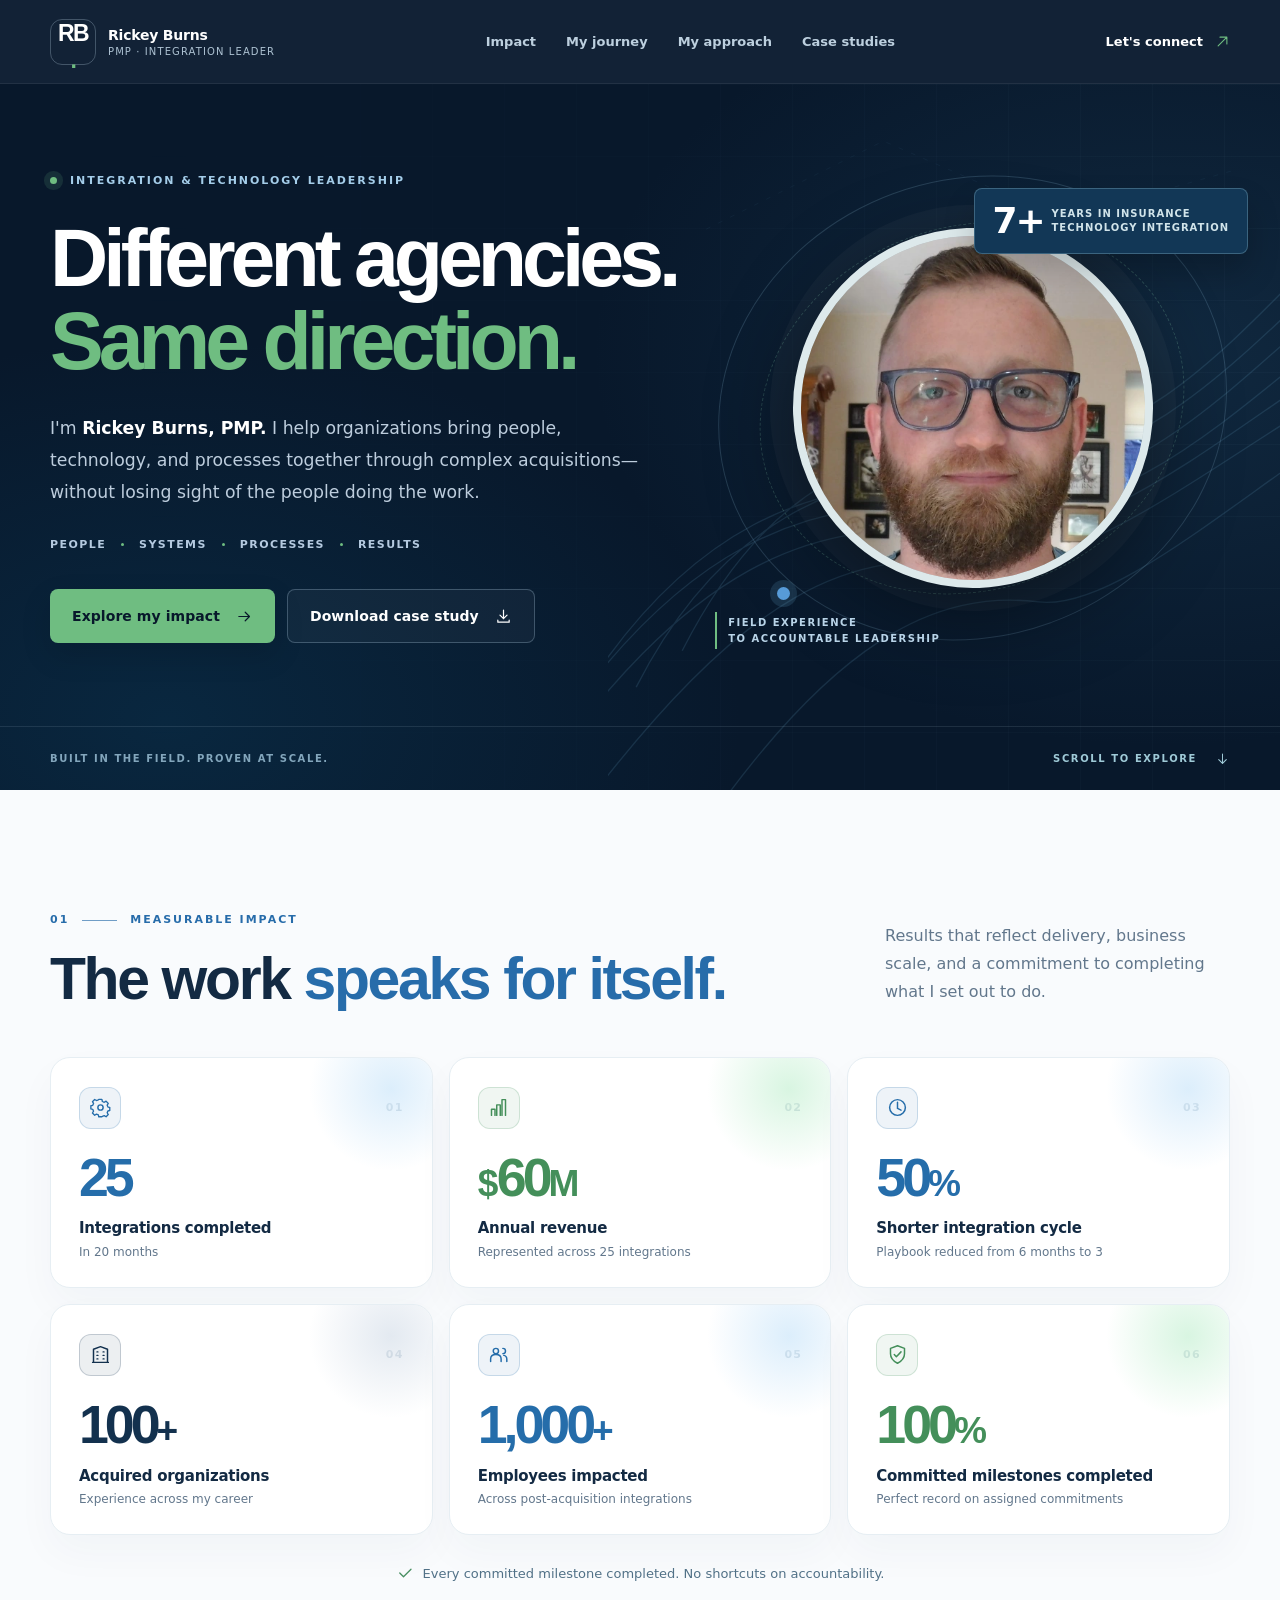
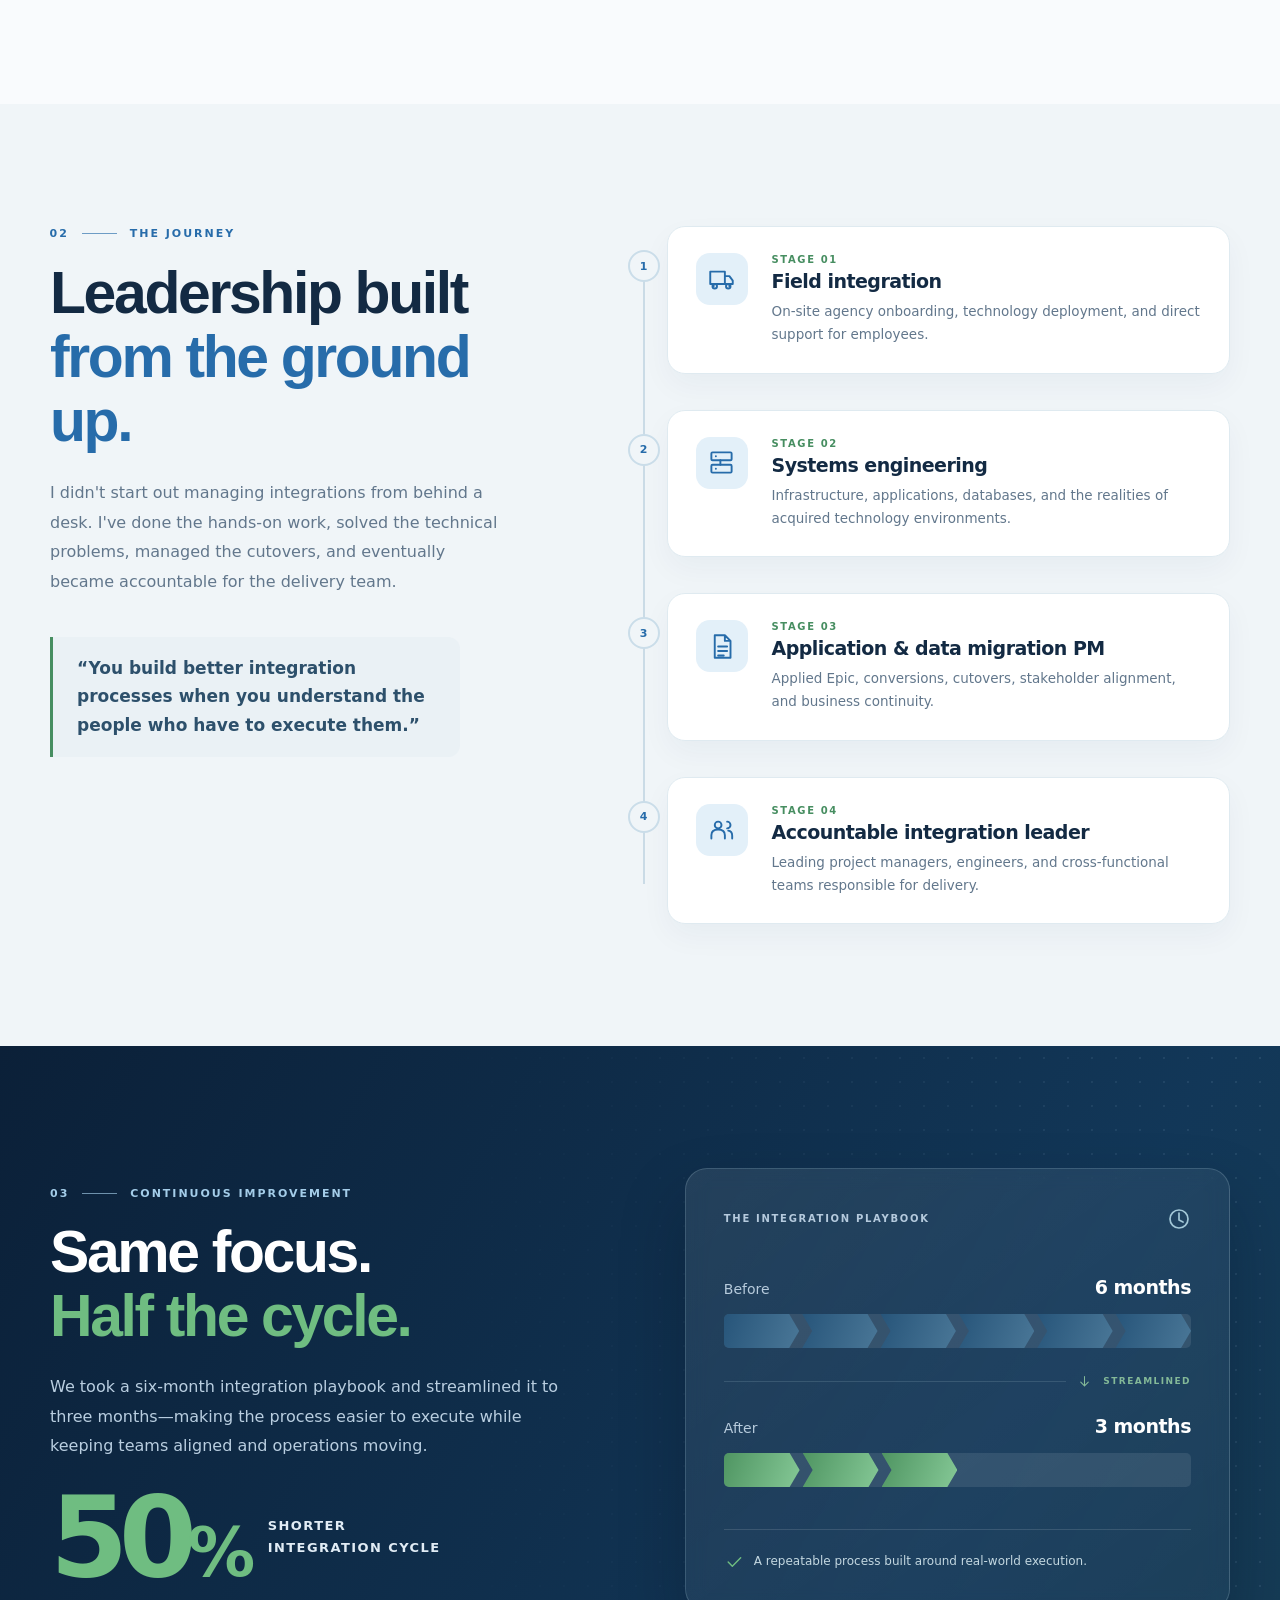
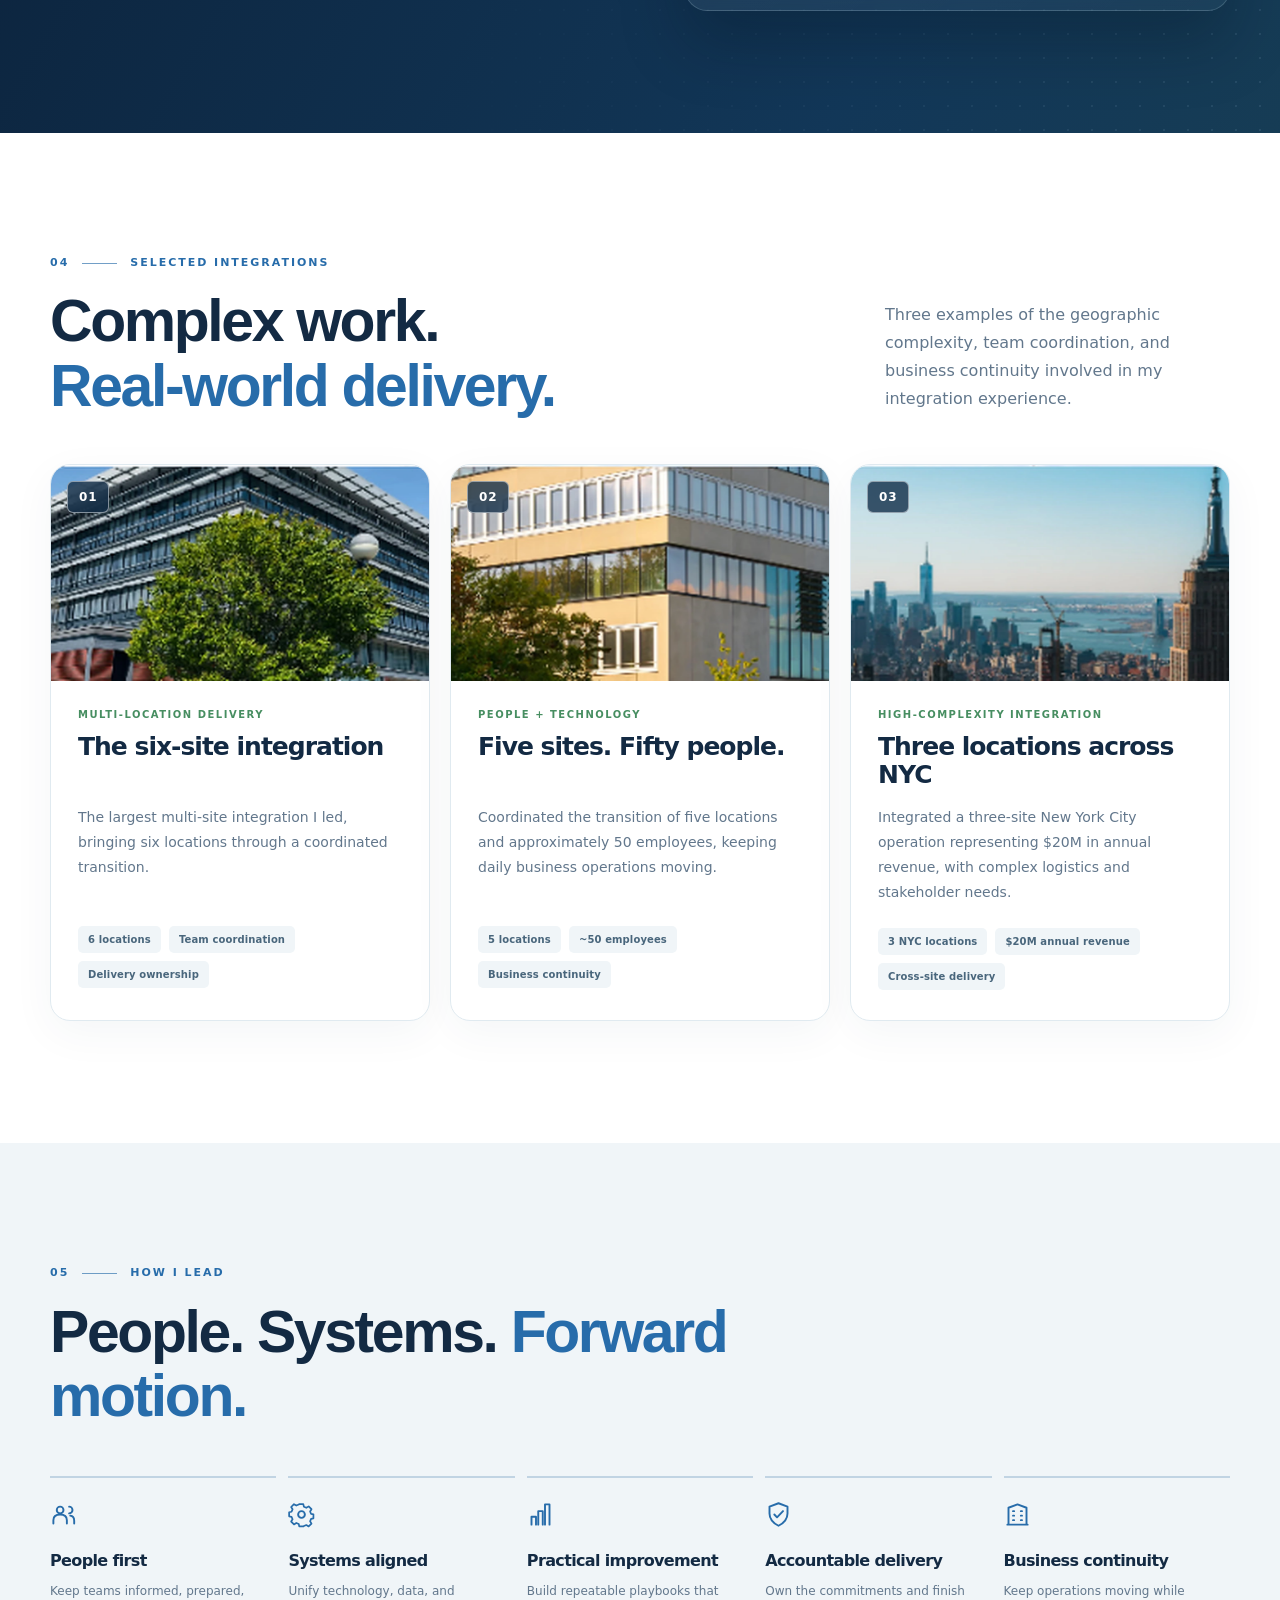
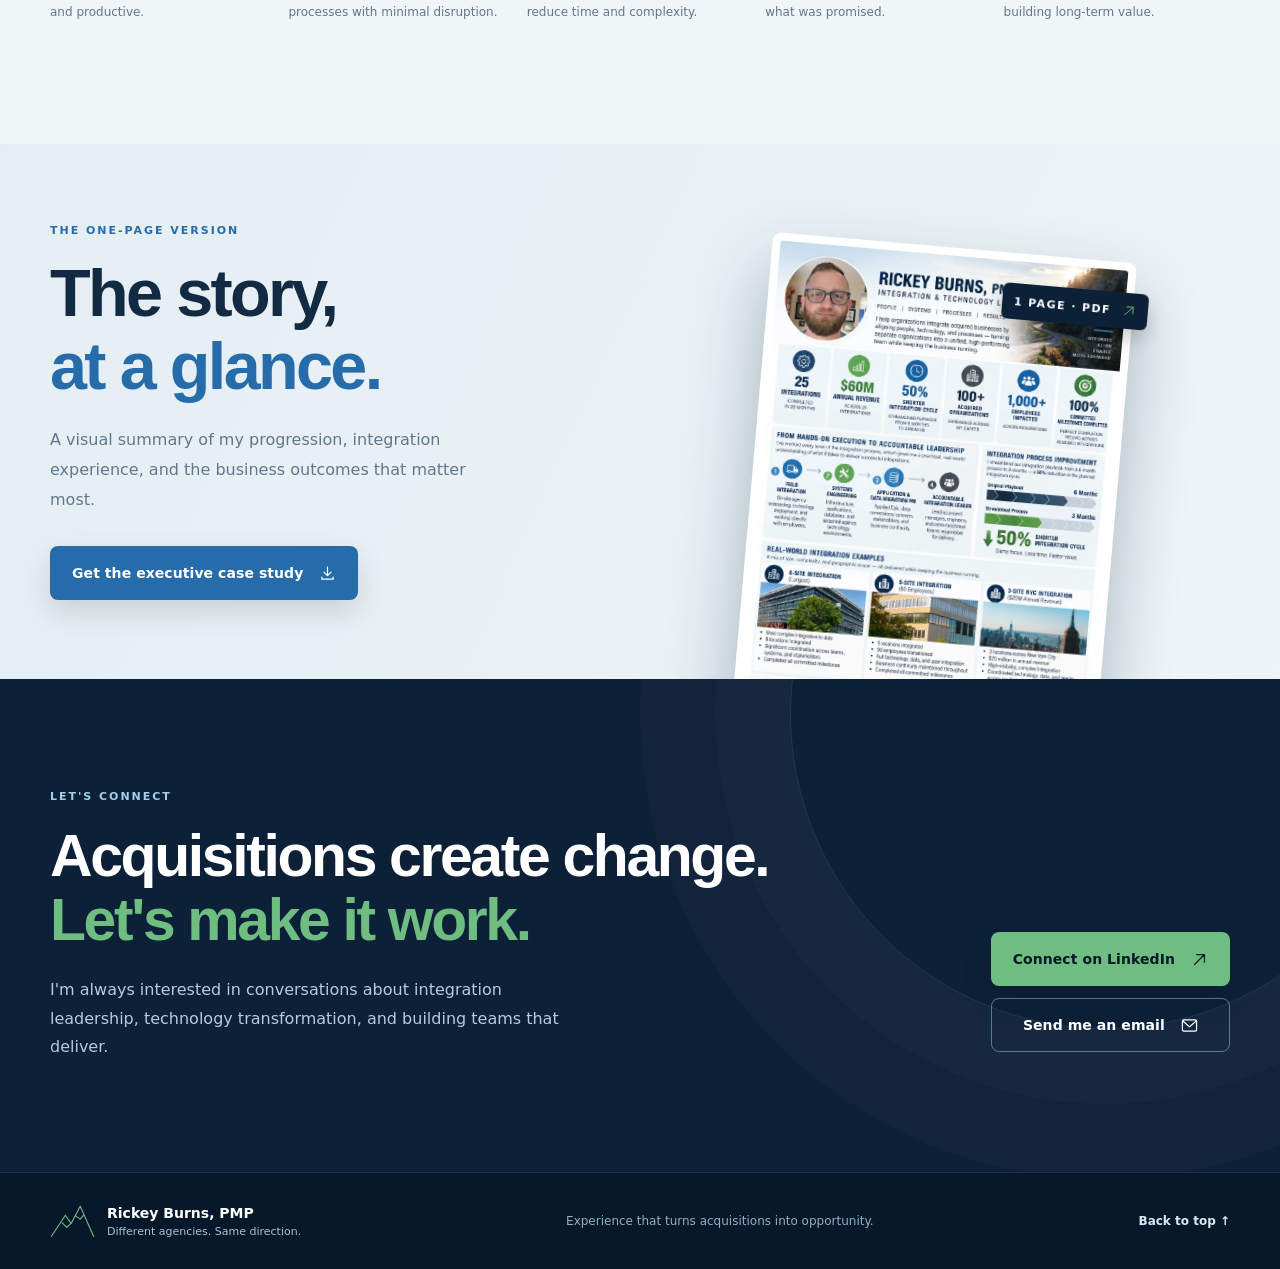
<file: Rickey_Burns_Portfolio_GitHub_Starter_v1/index.html>
<!doctype html>
<html lang="en">
<head>
  <meta charset="utf-8">
  <meta name="viewport" content="width=device-width, initial-scale=1">
  <meta name="theme-color" content="#0c2038">
  <meta name="description" content="Rickey Burns, PMP — integration and technology leadership. Practical experience across insurance acquisitions, application conversions, multi-site integrations, and measurable delivery outcomes.">
  <meta property="og:type" content="website">
  <meta property="og:title" content="Rickey Burns, PMP | Different Agencies. Same Direction.">
  <meta property="og:description" content="Integration leadership built from the field up. Explore my experience, outcomes, and approach to connecting people, systems, and operations.">
  <title>Rickey Burns, PMP — Integration & Technology Leadership</title>
  <link rel="icon" type="image/svg+xml" href="assets/images/favicon.svg">
  <link rel="preload" as="image" href="assets/images/rickey-burns.webp">
  <link rel="stylesheet" href="assets/css/styles.css">
  <script src="assets/js/content.js" defer></script>
  <script src="assets/js/main.js" defer></script>
</head>
<body>
  <a class="skip-link" href="#main">Skip to content</a>
  <div id="scroll-progress" aria-hidden="true"></div>

  <svg class="icon-defs" xmlns="http://www.w3.org/2000/svg" aria-hidden="true" focusable="false">
    <symbol id="icon-arrow" viewBox="0 0 24 24"><path d="M4 12h15m-6-6 6 6-6 6"/></symbol>
    <symbol id="icon-up-right" viewBox="0 0 24 24"><path d="M5 19 19 5M8 5h11v11"/></symbol>
    <symbol id="icon-download" viewBox="0 0 24 24"><path d="M12 3v12m-5-5 5 5 5-5M4 17v3h16v-3"/></symbol>
    <symbol id="icon-check" viewBox="0 0 24 24"><path d="m5 12 5 5L20 7"/></symbol>
    <symbol id="icon-building" viewBox="0 0 24 24"><path d="M4 21V6l8-3 8 3v15M3 21h18M8 9h1m6 0h1M8 13h1m6 0h1M8 17h1m6 0h1"/></symbol>
    <symbol id="icon-people" viewBox="0 0 24 24"><circle cx="9" cy="8" r="3"/><path d="M3 20v-3c0-3 2-5 6-5s6 2 6 5v3M17 5a3 3 0 0 1 0 6m1 2c2.5.3 3.5 2 3.5 4.5V20"/></symbol>
    <symbol id="icon-gear" viewBox="0 0 24 24"><circle cx="12" cy="12" r="3"/><path d="M10 2h4l.6 2.6 2.4 1 2.3-1.4 2.8 2.8-1.4 2.3 1 2.4 2.3.3v4l-2.3.5-1 2.4 1.4 2.3-2.8 2.8-2.3-1.4-2.4 1L14 24h-4l-.5-2.4-2.4-1-2.3 1.4-2.8-2.8 1.4-2.3-1-2.4L0 14v-4l2.4-.5 1-2.4L2 4.8 4.8 2l2.3 1.4 2.4-1z" transform="translate(1 1) scale(.9)"/></symbol>
    <symbol id="icon-clock" viewBox="0 0 24 24"><circle cx="12" cy="12" r="9"/><path d="M12 6v7l4 2"/></symbol>
    <symbol id="icon-shield" viewBox="0 0 24 24"><path d="M12 2 20 5v6c0 5-3.3 8.5-8 11-4.7-2.5-8-6-8-11V5z"/><path d="m8.3 12 2.4 2.5L16 9"/></symbol>
    <symbol id="icon-server" viewBox="0 0 24 24"><rect x="3" y="3" width="18" height="7" rx="1"/><rect x="3" y="14" width="18" height="7" rx="1"/><path d="M7 6.5h.01M7 17.5h.01M11 10v4"/></symbol>
    <symbol id="icon-document" viewBox="0 0 24 24"><path d="M6 2h9l5 5v15H6zM15 2v5h5M9 12h8M9 16h8M9 20h5"/></symbol>
    <symbol id="icon-truck" viewBox="0 0 24 24"><path d="M2 5h13v11H2zM15 9h4l3 4v3h-7M5 16v2m14-2v2"/><circle cx="6" cy="18" r="2"/><circle cx="18" cy="18" r="2"/></symbol>
    <symbol id="icon-briefcase" viewBox="0 0 24 24"><rect x="2" y="7" width="20" height="14" rx="2"/><path d="M8 7V4h8v3M2 13c6 4 14 4 20 0"/></symbol>
    <symbol id="icon-bars" viewBox="0 0 24 24"><path d="M4 21v-7h4v7M10 21V9h4v12M16 21V3h4v18"/></symbol>
    <symbol id="icon-linkedin" viewBox="0 0 24 24"><rect x="2" y="2" width="20" height="20" rx="3"/><path d="M7 10v8m0-11v.2M11 18v-8m0 3c0-4 6-4 6 .3V18"/></symbol>
    <symbol id="icon-mail" viewBox="0 0 24 24"><rect x="2" y="4" width="20" height="16" rx="2"/><path d="m3 6 9 8 9-8"/></symbol>
    <symbol id="icon-mountain" viewBox="0 0 70 60"><path d="m2 54 22-33 9 13L47 7l21 47M19 33l7 7 8-8M40 22l7 5 6-7"/></symbol>
  </svg>

  <header class="site-header" id="top">
    <div class="shell nav-shell">
      <a class="brand" href="#top" aria-label="Rickey Burns, home">
        <span class="brand-mark">RB<span>.</span></span>
        <span class="brand-copy"><strong>Rickey Burns</strong><small>PMP · Integration Leader</small></span>
      </a>
      <nav class="desktop-nav" aria-label="Main navigation">
        <a href="#impact">Impact</a><a href="#journey">My journey</a><a href="#approach">My approach</a><a href="#experience">Case studies</a>
      </nav>
      <a class="nav-contact" href="#contact">Let's connect <svg class="icon" aria-hidden="true"><use href="#icon-up-right"/></svg></a>
      <button class="menu-toggle" id="menu-toggle" type="button" aria-label="Open navigation" aria-expanded="false" aria-controls="mobile-nav"><span></span><span></span><span></span></button>
    </div>
    <nav class="mobile-nav" id="mobile-nav" aria-label="Mobile navigation" hidden>
      <a href="#impact">Impact</a><a href="#journey">My journey</a><a href="#approach">My approach</a><a href="#experience">Case studies</a><a href="#contact">Connect</a>
    </nav>
  </header>

  <main id="main">
    <section class="hero" aria-labelledby="hero-title">
      <div class="hero-mesh" aria-hidden="true"></div>
      <svg class="hero-topography" viewBox="0 0 800 700" fill="none" aria-hidden="true" preserveAspectRatio="xMidYMid slice">
        <path d="M90 555c85-167 191-221 342-214s251-134 381-257M42 593c84-165 208-232 378-230S689 225 845 88M-28 623c115-193 253-259 433-238S696 232 858 118M-58 662c138-210 275-278 458-254S721 238 872 152M-68 702c162-234 292-291 455-268S708 269 893 186M-28 738c187-253 296-290 427-273S738 275 895 224M85 781c160-246 275-289 377-277S750 312 905 258" stroke="currentColor" stroke-width="1.4"/>
        <path d="M115 115 300 23l186 81 182-51" stroke="currentColor" opacity=".4" stroke-width="1" stroke-dasharray="5 9"/>
      </svg>
      <div class="shell hero-layout">
        <div class="hero-content" data-reveal>
          <div class="eyebrow light"><span class="signal-dot"></span> INTEGRATION & TECHNOLOGY LEADERSHIP</div>
          <h1 id="hero-title">Different agencies.<br><em>Same direction.</em></h1>
          <p class="hero-intro">I'm <strong>Rickey Burns, PMP.</strong> I help organizations bring people, technology, and processes together through complex acquisitions—without losing sight of the people doing the work.</p>
          <div class="hero-pillars" aria-label="Leadership priorities"><span>People</span><i></i><span>Systems</span><i></i><span>Processes</span><i></i><span>Results</span></div>
          <div class="hero-actions">
            <a class="btn btn-primary" href="#impact">Explore my impact <svg class="icon" aria-hidden="true"><use href="#icon-arrow"/></svg></a>
            <a class="btn btn-ghost" href="assets/docs/Rickey_Burns_Integration_Leadership_Case_Study_V3.pdf" download>Download case study <svg class="icon" aria-hidden="true"><use href="#icon-download"/></svg></a>
          </div>
        </div>
        <div class="hero-visual" data-reveal style="--reveal-delay: .18s">
          <div class="hero-photo-orbit orbit-outer"></div><div class="hero-photo-orbit orbit-inner"></div>
          <div class="hero-photo-wrap"><img class="hero-photo" src="assets/images/rickey-burns.webp" alt="Rickey Burns, PMP" width="496" height="496"></div>
          <span class="orbit-point orbit-point-a"></span><span class="orbit-point orbit-point-b"></span>
          <div class="hero-visual-label"><span class="hero-label-line"></span><span>FIELD EXPERIENCE<br>TO ACCOUNTABLE LEADERSHIP</span></div>
          <div class="hero-stamp">7+ <small>years in insurance<br>technology integration</small></div>
        </div>
      </div>
      <div class="hero-bottom"><div class="shell hero-bottom-inner"><span>BUILT IN THE FIELD. PROVEN AT SCALE.</span><a href="#impact" aria-label="Scroll to impact"><span>SCROLL TO EXPLORE</span><svg class="icon down-arrow" aria-hidden="true"><use href="#icon-arrow"/></svg></a></div></div>
    </section>

    <section class="section impact-section" id="impact" aria-labelledby="impact-title">
      <div class="shell">
        <div class="section-heading" data-reveal>
          <div><p class="eyebrow">01 <span class="eyebrow-divider"></span> MEASURABLE IMPACT</p><h2 id="impact-title">The work <em>speaks for itself.</em></h2></div>
          <p>Results that reflect delivery, business scale, and a commitment to completing what I set out to do.</p>
        </div>
        <div class="metrics-grid" id="metrics-grid" aria-label="Integration leadership results"></div>
        <div class="impact-footnote" data-reveal><svg class="icon" aria-hidden="true"><use href="#icon-check"/></svg> Every committed milestone completed. No shortcuts on accountability.</div>
      </div>
    </section>

    <section class="section journey-section" id="journey" aria-labelledby="journey-title">
      <div class="shell journey-layout">
        <div class="journey-intro" data-reveal>
          <p class="eyebrow">02 <span class="eyebrow-divider"></span> THE JOURNEY</p>
          <h2 id="journey-title">Leadership built<br><em>from the ground up.</em></h2>
          <p>I didn't start out managing integrations from behind a desk. I've done the hands-on work, solved the technical problems, managed the cutovers, and eventually became accountable for the delivery team.</p>
          <div class="journey-quote">“You build better integration processes when you understand the people who have to execute them.”</div>
        </div>
        <div class="timeline" id="career-timeline" aria-label="Career progression"></div>
      </div>
    </section>

    <section class="section process-section" id="approach" aria-labelledby="approach-title">
      <div class="process-grid-overlay" aria-hidden="true"></div>
      <div class="shell process-layout">
        <div class="process-copy" data-reveal>
          <p class="eyebrow light">03 <span class="eyebrow-divider"></span> CONTINUOUS IMPROVEMENT</p>
          <h2 id="approach-title">Same focus.<br><em>Half the cycle.</em></h2>
          <p>We took a six-month integration playbook and streamlined it to three months—making the process easier to execute while keeping teams aligned and operations moving.</p>
          <div class="process-result"><span>50<span class="percent-mark">%</span></span><p>SHORTER<br>INTEGRATION CYCLE</p></div>
        </div>
        <div class="cycle-card" data-reveal style="--reveal-delay: .12s">
          <div class="cycle-top"><span>THE INTEGRATION PLAYBOOK</span><svg class="icon" aria-hidden="true"><use href="#icon-clock"/></svg></div>
          <div class="cycle-row"><div class="cycle-text"><span>Before</span><strong>6 months</strong></div><div class="cycle-track cycle-before"><div class="cycle-fill"><span></span><span></span><span></span><span></span><span></span><span></span></div></div></div>
          <div class="cycle-divider"><span></span><svg class="icon" aria-hidden="true"><use href="#icon-arrow"/></svg><span>STREAMLINED</span></div>
          <div class="cycle-row"><div class="cycle-text"><span>After</span><strong>3 months</strong></div><div class="cycle-track cycle-after"><div class="cycle-fill"><span></span><span></span><span></span></div></div></div>
          <div class="cycle-note"><svg class="icon" aria-hidden="true"><use href="#icon-check"/></svg> A repeatable process built around real-world execution.</div>
        </div>
      </div>
    </section>

    <section class="section experience-section" id="experience" aria-labelledby="experience-title">
      <div class="shell">
        <div class="section-heading" data-reveal>
          <div><p class="eyebrow">04 <span class="eyebrow-divider"></span> SELECTED INTEGRATIONS</p><h2 id="experience-title">Complex work.<br><em>Real-world delivery.</em></h2></div>
          <p>Three examples of the geographic complexity, team coordination, and business continuity involved in my integration experience.</p>
        </div>
        <div class="case-grid" id="case-grid"></div>
      </div>
    </section>

    <section class="section principles-section" id="strengths" aria-labelledby="strengths-title">
      <div class="shell">
        <div class="section-heading narrow" data-reveal><div><p class="eyebrow">05 <span class="eyebrow-divider"></span> HOW I LEAD</p><h2 id="strengths-title">People. Systems. <em>Forward motion.</em></h2></div></div>
        <div class="principles-grid" id="principles-grid"></div>
      </div>
    </section>

    <section class="portfolio-section" aria-labelledby="portfolio-title">
      <div class="shell portfolio-layout">
        <div class="portfolio-copy" data-reveal>
          <p class="eyebrow light">THE ONE-PAGE VERSION</p>
          <h2 id="portfolio-title">The story,<br><em>at a glance.</em></h2>
          <p>A visual summary of my progression, integration experience, and the business outcomes that matter most.</p>
          <a class="btn btn-primary" href="assets/docs/Rickey_Burns_Integration_Leadership_Case_Study_V3.pdf" download>Get the executive case study <svg class="icon" aria-hidden="true"><use href="#icon-download"/></svg></a>
        </div>
        <a class="poster-frame" href="assets/docs/Rickey_Burns_Integration_Leadership_Case_Study_V3.pdf" aria-label="Download the one-page integration leadership case study PDF" data-reveal>
          <img src="assets/images/case-study-poster.webp" alt="Preview of the one-page integration leadership case study" width="1024" height="1536" loading="lazy">
          <span class="poster-tag">1 PAGE · PDF <svg class="icon" aria-hidden="true"><use href="#icon-up-right"/></svg></span>
        </a>
      </div>
    </section>

    <section class="contact-section" id="contact" aria-labelledby="contact-title">
      <div class="shell contact-layout" data-reveal>
        <div><p class="eyebrow light">LET'S CONNECT</p><h2 id="contact-title">Acquisitions create change.<br><em>Let's make it work.</em></h2><p>I'm always interested in conversations about integration leadership, technology transformation, and building teams that deliver.</p></div>
        <div class="contact-actions"><a class="btn btn-primary" id="linkedin-link" href="https://www.linkedin.com/in/rickey-burns-pmp-78273a189/" target="_blank" rel="noopener noreferrer">Connect on LinkedIn <svg class="icon" aria-hidden="true"><use href="#icon-up-right"/></svg></a><a class="btn btn-outline" id="email-link" href="mailto:rickeyburns27@gmail.com">Send me an email <svg class="icon" aria-hidden="true"><use href="#icon-mail"/></svg></a></div>
      </div>
    </section>
  </main>

  <footer class="footer"><div class="shell footer-content"><div class="footer-brand"><svg class="icon mountain-icon" aria-hidden="true"><use href="#icon-mountain"/></svg><span><strong>Rickey Burns, PMP</strong><small>Different agencies. Same direction.</small></span></div><p>Experience that turns acquisitions into opportunity.</p><a href="#top">Back to top ↑</a></div></footer>
</body>
</html>
</file>
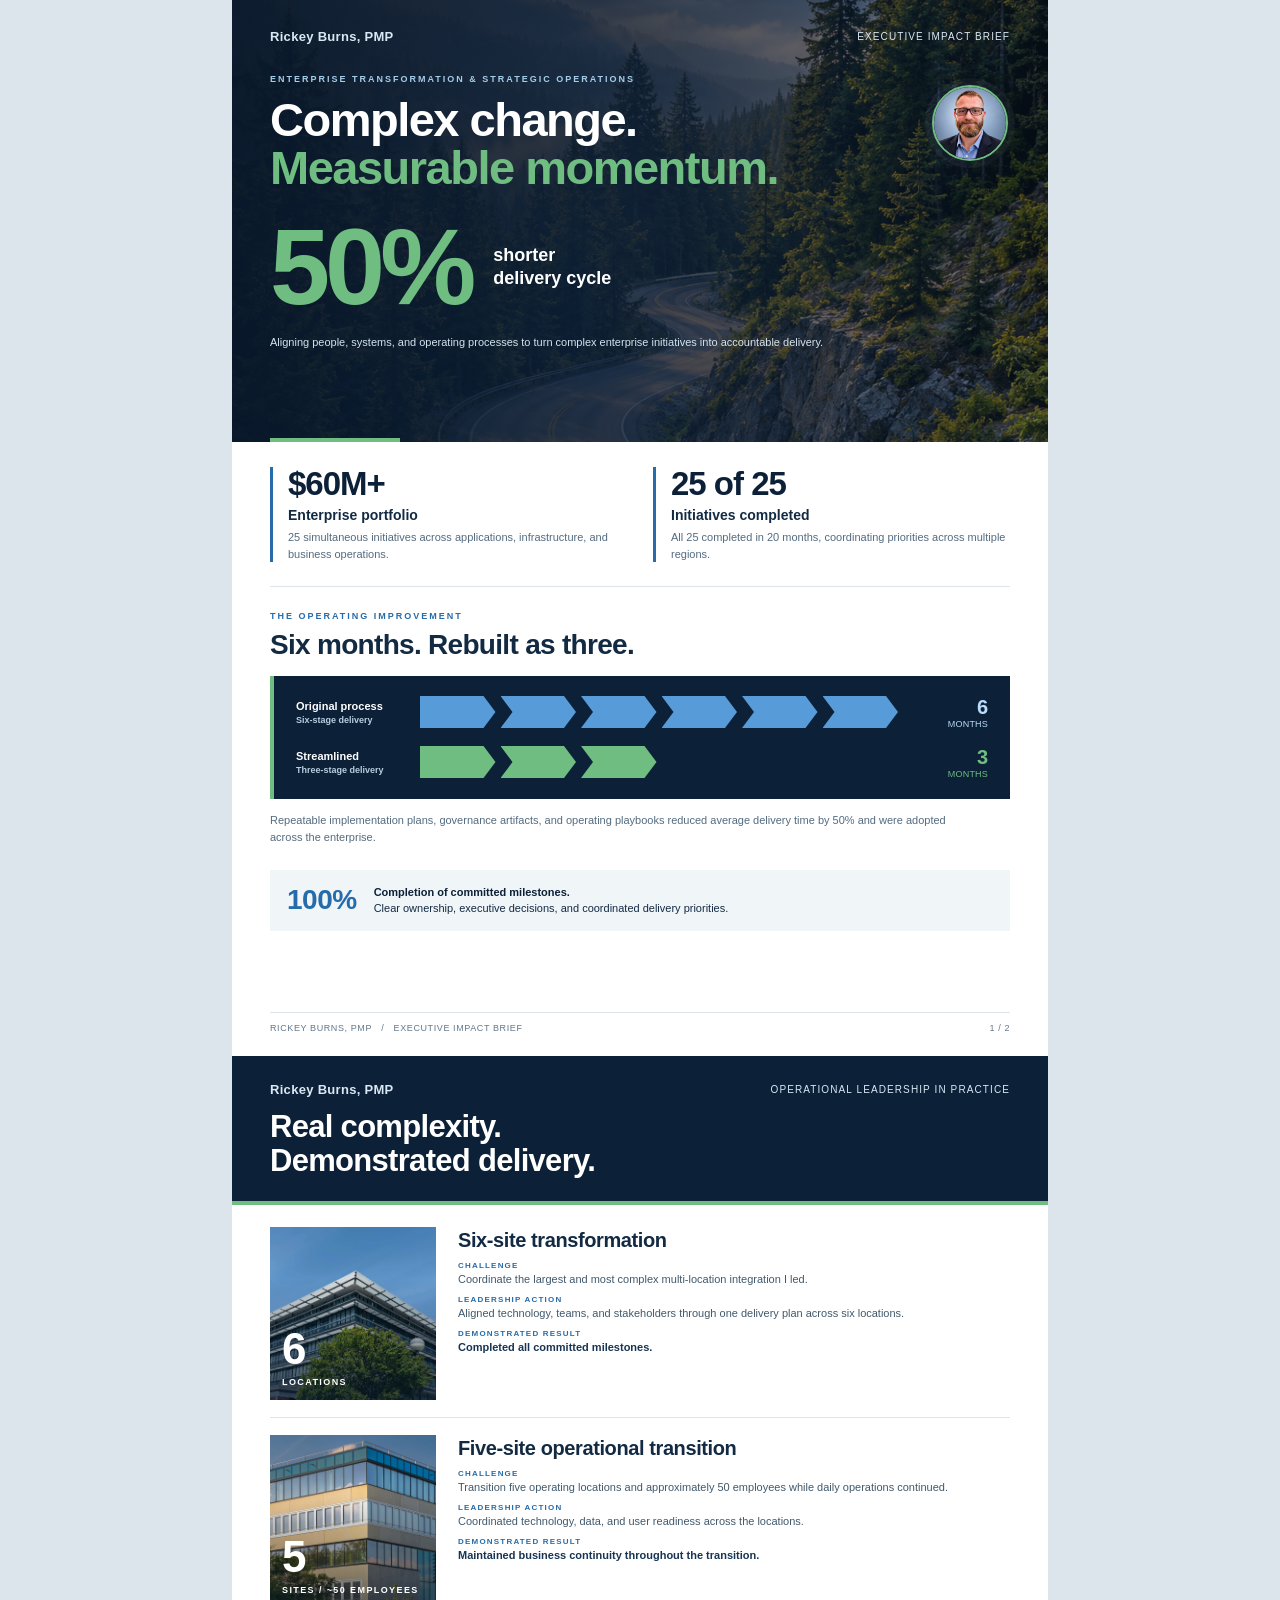
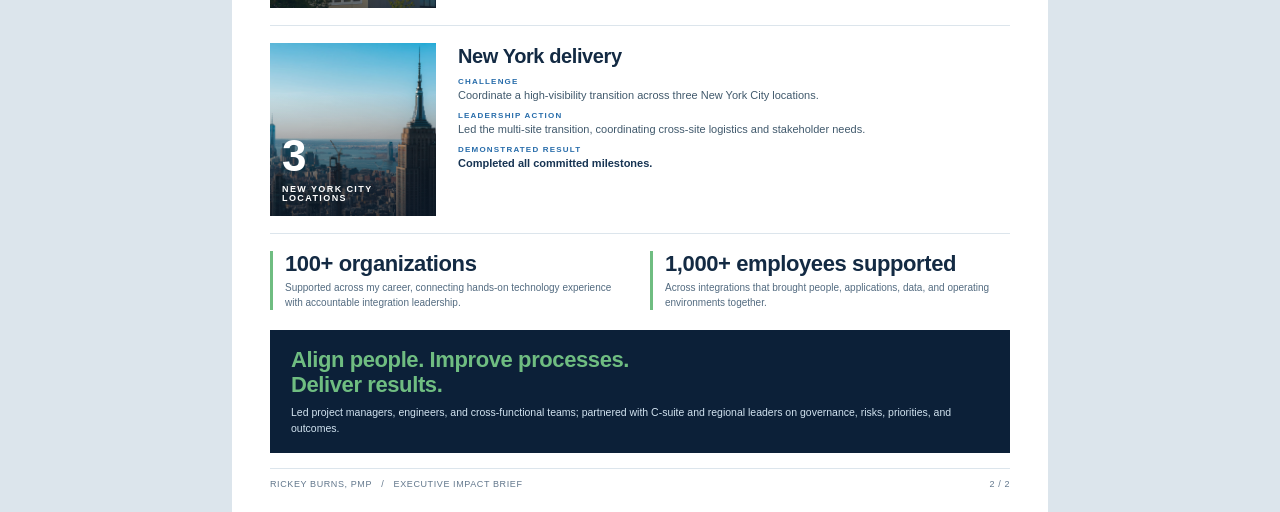
<file: assets/docs/case-study-source.html>
<!doctype html><html lang="en"><head><meta charset="utf-8"><meta name="viewport" content="width=device-width,initial-scale=1"><title>Rickey Burns | Executive Impact Brief</title><style>
*{box-sizing:border-box}:root{--navy:#0c2038;--deep:#08182b;--blue:#276caa;--sky:#579bd8;--green:#6fbd81;--ink:#132a43;--muted:#62778c}@page{size:letter portrait;margin:0}html,body{margin:0;padding:0;background:#dce5ec;color:var(--ink);font-family:"Segoe UI",Arial,sans-serif;-webkit-print-color-adjust:exact;print-color-adjust:exact}.paper{width:816px;height:1056px;margin:0 auto;background:#fff;position:relative;overflow:hidden;break-after:page}.paper:last-child{break-after:auto}h1,h2,h3,p{margin:0}h1,h2,h3{font-family:Arial,sans-serif}a{color:inherit;text-decoration:none}
.hero{height:442px;position:relative;padding:29px 38px;color:white;background:linear-gradient(90deg,#08182bf5 0%,#0c2038da 44%,#0c203859 100%),url('../images/mountain-road-case-study.png') 62% 52%/cover}.masthead{display:flex;justify-content:space-between;align-items:center;color:#d8e8f4;font-size:10px;letter-spacing:1.1px}.masthead strong{font-size:13px;letter-spacing:.3px}.kicker{font-size:9px;letter-spacing:2px;color:#a4cde9;font-weight:700;text-transform:uppercase}.hero .kicker{margin:30px 0 12px;max-width:600px}.portrait{position:absolute;right:40px;top:85px;width:76px;height:76px;border:2px solid var(--green);border-radius:50%;object-fit:cover;box-shadow:0 0 0 7px #ffffff0b}.hero h1{font-size:47px;line-height:1.02;letter-spacing:-1.5px;max-width:600px}.hero h1 em{font-style:normal;color:var(--green)}.focal{display:flex;align-items:center;gap:22px;margin-top:24px}.focal strong{font-family:Arial,sans-serif;font-size:108px;line-height:.95;letter-spacing:-5px;font-weight:800;color:var(--green)}.focal span{font-size:18px;line-height:1.3;font-weight:650;max-width:225px}.hero-note{font-size:11px;line-height:1.55;max-width:570px;color:#d4e3ef;margin-top:16px}.hero:after{content:'';position:absolute;bottom:0;left:38px;width:130px;height:4px;background:var(--green)}
.body{padding:25px 38px 58px}.signature{display:grid;grid-template-columns:1fr 1fr;gap:26px;padding-bottom:24px;border-bottom:1px solid #dce5ec}.signature article{border-left:3px solid var(--blue);padding-left:15px}.signature strong{font-size:33px;font-family:Arial,sans-serif;line-height:1;letter-spacing:-1px;color:var(--navy)}.signature h2{font-size:14px;margin-top:6px;line-height:1.3}.signature p{font-size:11px;line-height:1.5;margin-top:5px;color:#536b80}.process{margin-top:24px}.process .kicker{color:var(--blue)}.process h2{font-size:28px;line-height:1.12;letter-spacing:-.7px;margin:8px 0 15px}.comparison{background:var(--navy);padding:20px 22px;color:white;border-left:4px solid var(--green)}.rows{display:grid;grid-template-columns:112px 1fr 78px;column-gap:12px;row-gap:17px;align-items:center}.process-label{font-size:11px;font-weight:650}.process-label span{display:block;color:#b8cee0;font-size:9px;margin-top:3px}.arrowline{display:flex;gap:5px;height:32px}.arrow{flex:1;background:var(--sky);clip-path:polygon(0 0,calc(100% - 12px) 0,100% 50%,calc(100% - 12px) 100%,0 100%,12px 50%)}.arrow:first-child{clip-path:polygon(0 0,calc(100% - 12px) 0,100% 50%,calc(100% - 12px) 100%,0 100%)}.arrowline.green{max-width:calc((100% - 5px)/2)}.arrowline.green .arrow{background:var(--green)}.time{font-size:20px;font-weight:750;color:#b9dcfa;text-align:right}.time small{display:block;font-size:9px;font-weight:400;letter-spacing:.2px}.time.green{color:var(--green)}.process-caption{font-size:11px;line-height:1.55;color:#536b80;margin-top:13px;max-width:680px}.accountability{display:flex;gap:17px;align-items:center;margin-top:24px;background:#f0f5f8;padding:14px 17px}.accountability strong{font-family:Arial,sans-serif;font-size:28px;color:var(--blue);letter-spacing:-.5px}.accountability p{font-size:11px;line-height:1.5}.accountability span{font-weight:700;color:var(--navy)}
.footer{position:absolute;left:38px;right:38px;bottom:23px;display:flex;justify-content:space-between;padding-top:10px;border-top:1px solid #dce5ec;font-size:9px;letter-spacing:.6px;color:#62778c}.page2-header{padding:26px 38px 23px;background:var(--navy);color:#fff;border-bottom:4px solid var(--green)}.page2-header h2{font-size:31px;line-height:1.1;letter-spacing:-.7px;margin:13px 0 0}.page2-body{padding:22px 38px 50px}.example{display:grid;grid-template-columns:166px 1fr;border-bottom:1px solid #dce5ec;padding-bottom:17px;margin-bottom:17px;gap:22px;min-height:190px}.photo{position:relative;min-height:173px;overflow:hidden;background:var(--navy)}.photo img{position:absolute;width:100%;height:100%;object-fit:cover}.example:nth-child(3) .photo img{object-position:75% center}.photo:after{content:'';position:absolute;inset:0;background:linear-gradient(0deg,#08182ba8,transparent 70%)}.photo span{position:absolute;z-index:1;left:12px;bottom:13px;font-family:Arial,sans-serif;font-size:44px;line-height:1;font-weight:800;letter-spacing:-1px;color:#fff}.photo span small{display:block;font-family:"Segoe UI",Arial,sans-serif;font-size:9px;letter-spacing:1.4px;text-transform:uppercase;margin-top:7px;font-weight:600}.example h3{font-size:20px;letter-spacing:-.4px;line-height:1.1;margin:2px 0 10px}.example dl{margin:0}.example dt{font-size:8px;color:var(--blue);font-weight:750;letter-spacing:1.2px;text-transform:uppercase;margin-top:7px}.example dd{font-size:11px;line-height:1.45;margin:2px 0 0;color:#40596c}.example dd.result{color:#173453;font-weight:650}.evidence{display:grid;grid-template-columns:1fr 1fr;gap:20px;margin-top:0}.evidence article{border-left:3px solid #6fbd81;padding-left:12px}.evidence strong{font-family:Arial,sans-serif;font-size:22px;letter-spacing:-.4px}.evidence p{font-size:10px;line-height:1.45;margin-top:4px;color:#536b80}.close{margin-top:20px;padding:17px 21px;background:var(--navy);color:#fff}.close h2{font-size:22px;line-height:1.15;letter-spacing:-.4px;color:var(--green)}.close p{font-size:10.5px;line-height:1.5;margin-top:7px;color:#d2e3f0}
@media print{html,body{background:#fff}.paper{margin:0}}
</style></head><body><main class="paper" data-page="1"><header class="hero"><div class="masthead"><strong>Rickey Burns, PMP</strong><span>EXECUTIVE IMPACT BRIEF</span></div><img class="portrait" src="../images/rickey-burns.webp" alt="Rickey Burns"><p class="kicker">Enterprise transformation &amp; strategic operations</p><h1>Complex change.<br><em>Measurable momentum.</em></h1><div class="focal"><strong>50%</strong><span>shorter<br>delivery cycle</span></div><p class="hero-note">Aligning people, systems, and operating processes to turn complex enterprise initiatives into accountable delivery.</p></header><div class="body"><section class="signature" aria-label="Signature enterprise results"><article><strong>$60M+</strong><h2>Enterprise portfolio</h2><p>25 simultaneous initiatives across applications, infrastructure, and business operations.</p></article><article><strong>25 of 25</strong><h2>Initiatives completed</h2><p>All 25 completed in 20 months, coordinating priorities across multiple regions.</p></article></section><section class="process"><p class="kicker">The operating improvement</p><h2>Six months. Rebuilt as three.</h2><div class="comparison"><div class="rows"><div class="process-label">Original process<span>Six-stage delivery</span></div><div class="arrowline" aria-label="Six original delivery stages"><div class="arrow"></div><div class="arrow"></div><div class="arrow"></div><div class="arrow"></div><div class="arrow"></div><div class="arrow"></div></div><div class="time">6<small>MONTHS</small></div><div class="process-label">Streamlined<span>Three-stage delivery</span></div><div class="arrowline green" aria-label="Three streamlined delivery stages"><div class="arrow"></div><div class="arrow"></div><div class="arrow"></div></div><div class="time green">3<small>MONTHS</small></div></div></div><p class="process-caption">Repeatable implementation plans, governance artifacts, and operating playbooks reduced average delivery time by 50% and were adopted across the enterprise.</p></section><section class="accountability"><strong>100%</strong><p><span>Completion of committed milestones.</span><br>Clear ownership, executive decisions, and coordinated delivery priorities.</p></section></div><footer class="footer"><span>RICKEY BURNS, PMP &nbsp; / &nbsp; EXECUTIVE IMPACT BRIEF</span><span>1 / 2</span></footer></main><main class="paper" data-page="2"><header class="page2-header"><div class="masthead"><strong>Rickey Burns, PMP</strong><span>OPERATIONAL LEADERSHIP IN PRACTICE</span></div><h2>Real complexity.<br>Demonstrated delivery.</h2></header><div class="page2-body"><article class="example"><div class="photo"><img src="../images/six-site-2160.webp" alt="Multi-story office building"><span>6<small>LOCATIONS</small></span></div><div><h3>Six-site transformation</h3><dl><dt>Challenge</dt><dd>Coordinate the largest and most complex multi-location integration I led.</dd><dt>Leadership action</dt><dd>Aligned technology, teams, and stakeholders through one delivery plan across six locations.</dd><dt>Demonstrated result</dt><dd class="result">Completed all committed milestones.</dd></dl></div></article><article class="example"><div class="photo"><img src="../images/five-site-2160.webp" alt="Modern office complex"><span>5<small>SITES / ~50 EMPLOYEES</small></span></div><div><h3>Five-site operational transition</h3><dl><dt>Challenge</dt><dd>Transition five operating locations and approximately 50 employees while daily operations continued.</dd><dt>Leadership action</dt><dd>Coordinated technology, data, and user readiness across the locations.</dd><dt>Demonstrated result</dt><dd class="result">Maintained business continuity throughout the transition.</dd></dl></div></article><article class="example"><div class="photo"><img src="../images/new-york-2160.webp" alt="New York City skyline"><span>3<small>NEW YORK CITY LOCATIONS</small></span></div><div><h3>New York delivery</h3><dl><dt>Challenge</dt><dd>Coordinate a high-visibility transition across three New York City locations.</dd><dt>Leadership action</dt><dd>Led the multi-site transition, coordinating cross-site logistics and stakeholder needs.</dd><dt>Demonstrated result</dt><dd class="result">Completed all committed milestones.</dd></dl></div></article><section class="evidence"><article><strong>100+ organizations</strong><p>Supported across my career, connecting hands-on technology experience with accountable integration leadership.</p></article><article><strong>1,000+ employees supported</strong><p>Across integrations that brought people, applications, data, and operating environments together.</p></article></section><section class="close"><h2>Align people. Improve processes.<br>Deliver results.</h2><p>Led project managers, engineers, and cross-functional teams; partnered with C-suite and regional leaders on governance, risks, priorities, and outcomes.</p></section></div><footer class="footer"><span>RICKEY BURNS, PMP &nbsp; / &nbsp; EXECUTIVE IMPACT BRIEF</span><span>2 / 2</span></footer></main></body></html>
</file>
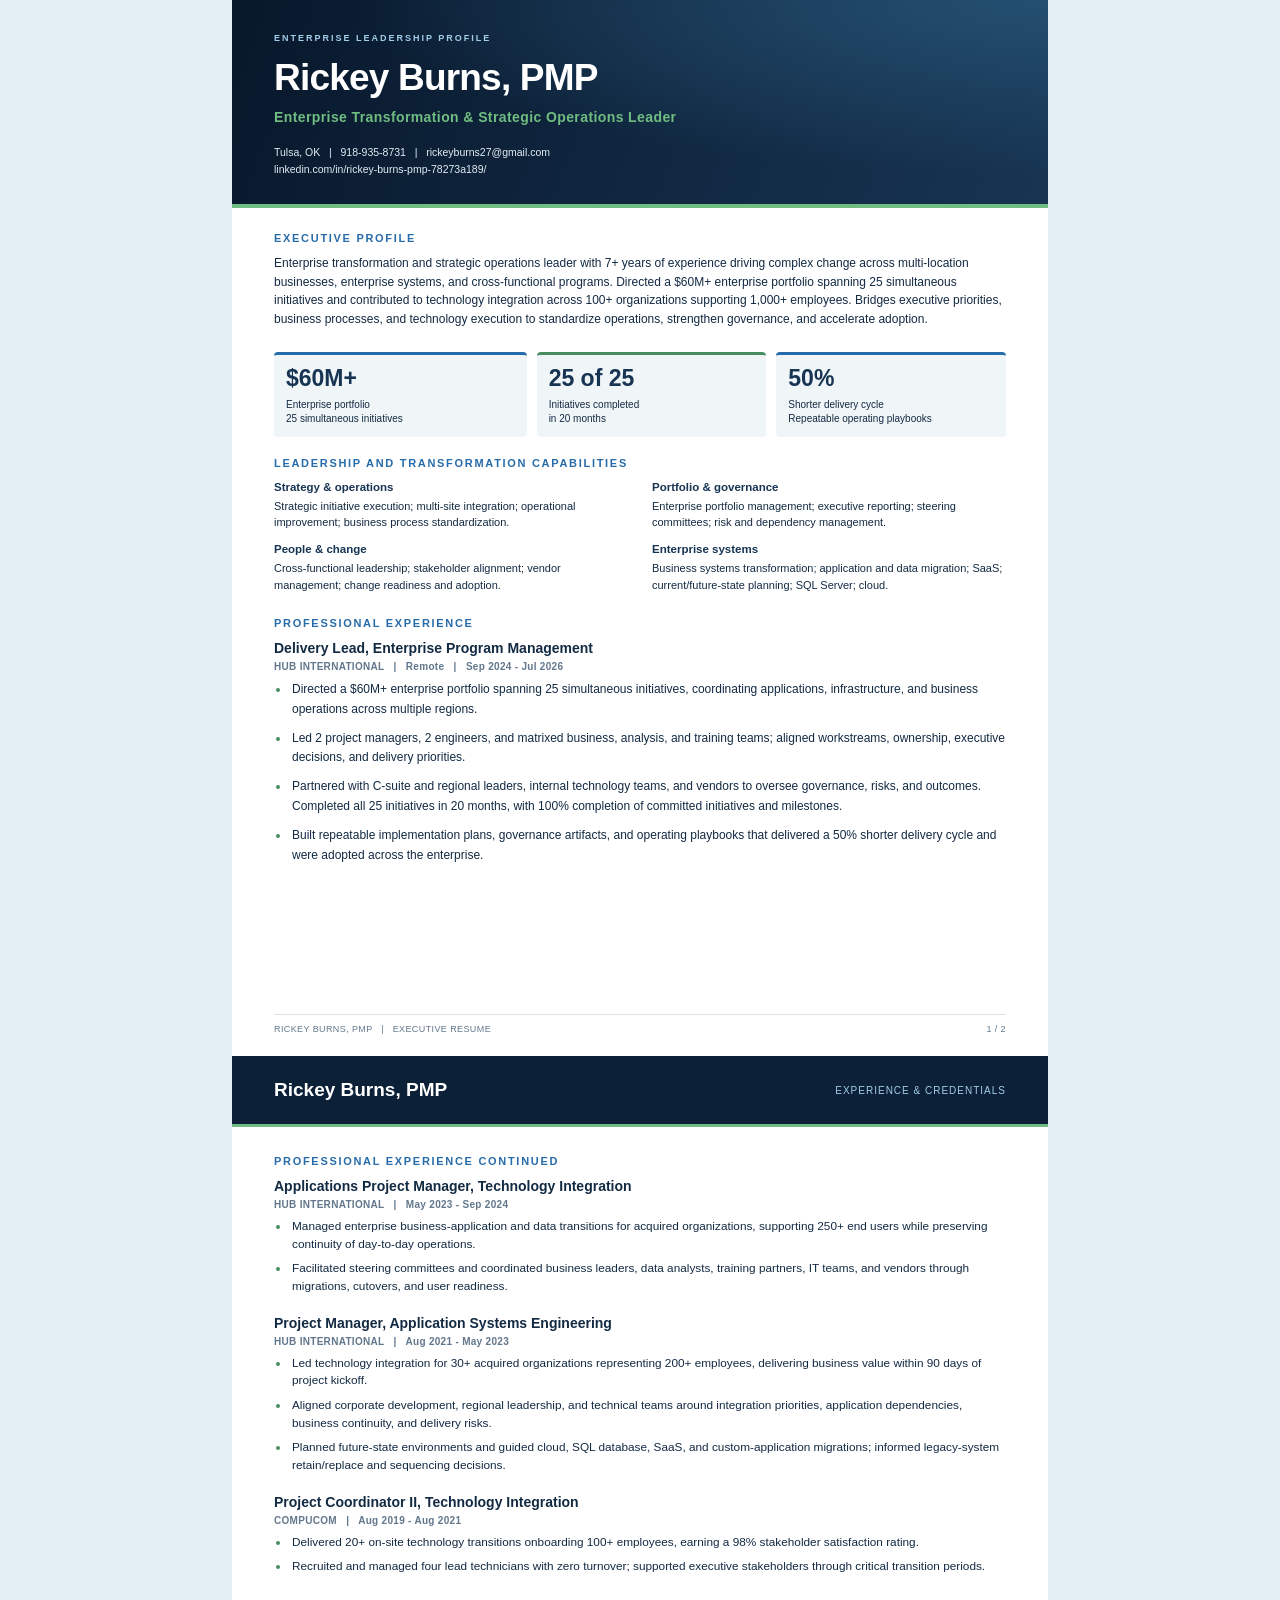
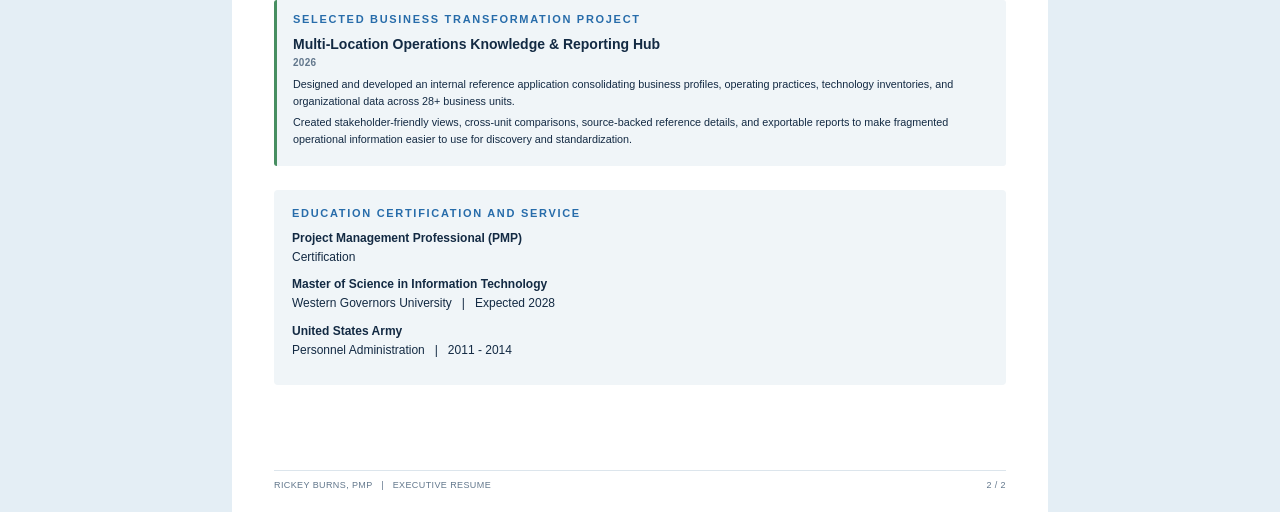
<file: assets/docs/resume-source.html>
<!doctype html><html lang="en"><head><meta charset="utf-8"><title>Rickey Burns Executive Resume</title><style>*{box-sizing:border-box} :root{--navy:#0c2038;--blue:#276caa;--green:#6fbd81;--ink:#132a43;--muted:#536b80} @page{size:letter;margin:0} html,body{margin:0;background:#e4eef5;color:var(--ink);font-family:"Segoe UI",Arial,sans-serif;-webkit-print-color-adjust:exact;print-color-adjust:exact}.page{width:816px;height:1056px;margin:0 auto;background:#fff;position:relative;break-after:page;overflow:hidden}.page:last-child{break-after:auto}.hero{padding:32px 42px 26px;background:radial-gradient(ellipse at 100% 0,#244f70 0,transparent 60%),linear-gradient(110deg,#08182b,#173453);color:white;border-bottom:4px solid var(--green)}.eyebrow{font-size:9px;font-weight:700;letter-spacing:2px;color:#a4cde9;text-transform:uppercase;margin:0 0 12px}h1{font-family:Arial,sans-serif;font-size:37px;letter-spacing:-.8px;margin:0 0 8px;line-height:1.1}.position{color:var(--green);font-size:14px;font-weight:650;letter-spacing:.4px;margin:0 0 16px}.contact{font-size:10.5px;line-height:1.6;color:#e3edf5}.contact a{color:inherit;text-decoration:none}.content{padding:24px 42px 52px}section{margin-bottom:24px}h2{font-family:Arial,sans-serif;font-size:11px;letter-spacing:1.7px;text-transform:uppercase;color:var(--blue);margin:0 0 10px;font-weight:800}p{font-size:12px;line-height:1.55;margin:0 0 8px}ul{padding-left:16px;margin:7px 0 0}li{font-size:12px;line-height:1.65;margin-bottom:9px;padding-left:2px}li::marker{color:#478e61}.impact{display:grid;grid-template-columns:1.1fr 1fr 1fr;gap:10px;margin:16px 0 20px}.metric{background:#f0f5f8;border-top:3px solid var(--blue);padding:11px 12px;border-radius:4px}.metric:nth-child(2){border-top-color:#478e61}.metric strong{font-size:23px;display:block;color:#173453;line-height:1.1;margin-bottom:6px}.metric span{font-size:10px;line-height:1.4;display:block}.skills{display:grid;grid-template-columns:1fr 1fr;gap:10px 24px}.skills p{font-size:11px;line-height:1.5;margin:0}.skills strong{display:block;color:#173453;font-size:11.5px;margin-bottom:2px}.job{margin-bottom:18px}.job h3,.project h3{font-size:14px;line-height:1.35;margin:0 0 3px;color:#132a43}.meta{font-size:10px;letter-spacing:.3px;font-weight:650;color:#62778c;margin-bottom:8px}.project{margin-bottom:19px;background:#f0f5f8;padding:13px 16px;border-left:3px solid #478e61;border-radius:3px}.project p{font-size:10.8px;margin-bottom:5px}.footer{position:absolute;left:42px;right:42px;bottom:22px;display:flex;justify-content:space-between;border-top:1px solid #dce5ec;padding-top:9px;font-size:9px;letter-spacing:.4px;color:#62778c}.running{padding:23px 42px;background:#0c2038;border-bottom:3px solid #6fbd81;color:white;display:flex;justify-content:space-between;align-items:center}.running strong{font-size:19px}.running span{font-size:10px;color:#a4cde9;letter-spacing:1px}.page2 .content{padding-top:28px}.page2 li{font-size:11.8px;line-height:1.5;margin-bottom:7px}.credentials{background:#f0f5f8;padding:17px 18px;margin-top:24px;border-radius:4px}.credentials p{font-size:12px;line-height:1.6}.closing{margin-top:24px;padding:18px;background:#0c2038;color:#fff;border-left:4px solid #6fbd81}.closing strong{color:#6fbd81;font-size:16px}.closing p{font-size:11px;margin:7px 0 0;color:#d7e5ef}@media print{html,body{background:#fff}.page{margin:0}}</style></head><body><main class="page"><header class="hero"><p class="eyebrow">Enterprise leadership profile</p><h1>Rickey Burns, PMP</h1><p class="position">Enterprise Transformation &amp; Strategic Operations Leader</p><div class="contact">Tulsa, OK &nbsp; | &nbsp; 918-935-8731 &nbsp; | &nbsp; <a href="mailto:rickeyburns27@gmail.com">rickeyburns27@gmail.com</a><br><a href="https://www.linkedin.com/in/rickey-burns-pmp-78273a189/">linkedin.com/in/rickey-burns-pmp-78273a189/</a></div></header><div class="content"><section><h2>Executive profile</h2><p>Enterprise transformation and strategic operations leader with 7+ years of experience driving complex change across multi-location businesses, enterprise systems, and cross-functional programs. Directed a $60M+ enterprise portfolio spanning 25 simultaneous initiatives and contributed to technology integration across 100+ organizations supporting 1,000+ employees. Bridges executive priorities, business processes, and technology execution to standardize operations, strengthen governance, and accelerate adoption.</p></section>
<div class="impact" aria-label="Selected business impact"><div class="metric"><strong>$60M+</strong><span>Enterprise portfolio<br>25 simultaneous initiatives</span></div><div class="metric"><strong>25 of 25</strong><span>Initiatives completed<br>in 20 months</span></div><div class="metric"><strong>50%</strong><span>Shorter delivery cycle<br>Repeatable operating playbooks</span></div></div>
<section><h2>Leadership and transformation capabilities</h2><div class="skills"><p><strong>Strategy &amp; operations</strong>Strategic initiative execution; multi-site integration; operational improvement; business process standardization.</p><p><strong>Portfolio &amp; governance</strong>Enterprise portfolio management; executive reporting; steering committees; risk and dependency management.</p><p><strong>People &amp; change</strong>Cross-functional leadership; stakeholder alignment; vendor management; change readiness and adoption.</p><p><strong>Enterprise systems</strong>Business systems transformation; application and data migration; SaaS; current/future-state planning; SQL Server; cloud.</p></div></section>
<section><h2>Professional experience</h2><article class="job"><h3>Delivery Lead, Enterprise Program Management</h3><div class="meta">HUB INTERNATIONAL &nbsp; | &nbsp; Remote &nbsp; | &nbsp; Sep 2024 - Jul 2026</div><ul><li>Directed a $60M+ enterprise portfolio spanning 25 simultaneous initiatives, coordinating applications, infrastructure, and business operations across multiple regions.</li><li>Led 2 project managers, 2 engineers, and matrixed business, analysis, and training teams; aligned workstreams, ownership, executive decisions, and delivery priorities.</li><li>Partnered with C-suite and regional leaders, internal technology teams, and vendors to oversee governance, risks, and outcomes. Completed all 25 initiatives in 20 months, with 100% completion of committed initiatives and milestones.</li><li>Built repeatable implementation plans, governance artifacts, and operating playbooks that delivered a 50% shorter delivery cycle and were adopted across the enterprise.</li></ul></article></section></div><footer class="footer"><span>RICKEY BURNS, PMP &nbsp; | &nbsp; EXECUTIVE RESUME</span><span>1 / 2</span></footer></main><main class="page page2"><header class="running"><strong>Rickey Burns, PMP</strong><span>EXPERIENCE &amp; CREDENTIALS</span></header><div class="content"><section><h2>Professional experience continued</h2><article class="job"><h3>Applications Project Manager, Technology Integration</h3><div class="meta">HUB INTERNATIONAL &nbsp; | &nbsp; May 2023 - Sep 2024</div><ul><li>Managed enterprise business-application and data transitions for acquired organizations, supporting 250+ end users while preserving continuity of day-to-day operations.</li><li>Facilitated steering committees and coordinated business leaders, data analysts, training partners, IT teams, and vendors through migrations, cutovers, and user readiness.</li></ul></article><article class="job"><h3>Project Manager, Application Systems Engineering</h3><div class="meta">HUB INTERNATIONAL &nbsp; | &nbsp; Aug 2021 - May 2023</div><ul><li>Led technology integration for 30+ acquired organizations representing 200+ employees, delivering business value within 90 days of project kickoff.</li><li>Aligned corporate development, regional leadership, and technical teams around integration priorities, application dependencies, business continuity, and delivery risks.</li><li>Planned future-state environments and guided cloud, SQL database, SaaS, and custom-application migrations; informed legacy-system retain/replace and sequencing decisions.</li></ul></article><article class="job"><h3>Project Coordinator II, Technology Integration</h3><div class="meta">COMPUCOM &nbsp; | &nbsp; Aug 2019 - Aug 2021</div><ul><li>Delivered 20+ on-site technology transitions onboarding 100+ employees, earning a 98% stakeholder satisfaction rating.</li><li>Recruited and managed four lead technicians with zero turnover; supported executive stakeholders through critical transition periods.</li></ul></article></section>

<section class="project"><h2>Selected business transformation project</h2><h3>Multi-Location Operations Knowledge &amp; Reporting Hub</h3><div class="meta">2026</div><p>Designed and developed an internal reference application consolidating business profiles, operating practices, technology inventories, and organizational data across 28+ business units.</p><p>Created stakeholder-friendly views, cross-unit comparisons, source-backed reference details, and exportable reports to make fragmented operational information easier to use for discovery and standardization.</p></section><section class="credentials"><h2>Education certification and service</h2><p><strong>Project Management Professional (PMP)</strong><br>Certification</p><p><strong>Master of Science in Information Technology</strong><br>Western Governors University &nbsp; | &nbsp; Expected 2028</p><p><strong>United States Army</strong><br>Personnel Administration &nbsp; | &nbsp; 2011 - 2014</p></section></div><footer class="footer"><span>RICKEY BURNS, PMP &nbsp; | &nbsp; EXECUTIVE RESUME</span><span>2 / 2</span></footer></main></body></html>
</file>
<file: assets/css/styles.css>
/* Rickey Burns — v1 website. CSS tokens and isolated section styles support focused Codex edits. */
:root{
  --navy:#0c2038;--navy-deep:#08182b;--navy-light:#173453;--blue:#276caa;--blue-bright:#579bd8;
  --green:#6fbd81;--green-deep:#478e61;--ink:#132a43;--muted:#62778c;--slate:#40596c;
  --ice:#f0f5f8;--mist:#e4eef5;--surface:#ffffff;--line:#dce5ec;
  --display:"Arial", "Segoe UI", system-ui, sans-serif;--body:"Segoe UI", "Helvetica Neue", system-ui, sans-serif;
  --shell:1180px;--radius:20px;--nav-h:84px;
  --ease:cubic-bezier(.2,.8,.2,1);
}
*,*::before,*::after{box-sizing:border-box}
html{scroll-behavior:smooth;scroll-padding-top:var(--nav-h)}
body{margin:0;font-family:var(--body);color:var(--ink);background:var(--surface);-webkit-font-smoothing:antialiased;text-rendering:optimizeLegibility}
img{max-width:100%;display:block}
svg.icon{width:20px;height:20px;fill:none;stroke:currentColor;stroke-width:1.7;stroke-linecap:round;stroke-linejoin:round;flex-shrink:0}
.icon-defs{position:absolute;width:0;height:0;overflow:hidden}
a{color:inherit;text-decoration:none}
button{font:inherit}
button,a{-webkit-tap-highlight-color:transparent}
:focus-visible{outline:3px solid var(--blue-bright);outline-offset:5px}
::selection{background:var(--green);color:var(--navy-deep)}
.shell{width:min(var(--shell),calc(100% - 80px));margin-inline:auto}
.skip-link{position:fixed;left:16px;top:-80px;z-index:100;display:block;padding:12px 18px;background:white;color:var(--navy);border-radius:8px;transition:top .2s}
.skip-link:focus{top:12px}
#scroll-progress{position:fixed;top:0;left:0;width:100%;height:3px;background:linear-gradient(90deg,var(--green),var(--blue-bright));transform-origin:left;transform:scaleX(0);z-index:80;pointer-events:none}
h1,h2,h3,p{margin-top:0}
h1,h2,h3{letter-spacing:-.01em}
h2{font-family:var(--display);font-weight:780;line-height:1.15;font-size:clamp(2.45rem,4.6vw,4.3rem);margin:18px 0 22px}
h2 em,h1 em{font-style:normal;color:var(--blue)}
.section{padding:122px 0}
.eyebrow{display:flex;align-items:center;gap:13px;margin:0;color:var(--blue);font-size:11px;font-weight:800;letter-spacing:.18em;text-transform:uppercase;line-height:1.5}
.eyebrow.light{color:#a4cde9}
.eyebrow-divider{display:inline-block;width:35px;height:1px;background:currentColor;opacity:.65}
.section-heading{display:flex;justify-content:space-between;align-items:end;gap:64px;margin-bottom:46px}
.section-heading>div{max-width:730px}.section-heading>p{font-size:16px;line-height:1.75;color:var(--muted);max-width:345px;margin:0 0 5px}.section-heading h2{margin-bottom:0}
.section-heading.narrow{margin-bottom:48px}
.btn{display:inline-flex;gap:16px;align-items:center;justify-content:center;min-height:54px;padding:0 22px;border-radius:8px;font-weight:720;font-size:14px;letter-spacing:.005em;transition:transform .3s var(--ease),background .25s,box-shadow .3s,border-color .3s;white-space:nowrap}
.btn:hover{transform:translateY(-3px)}.btn .icon{width:17px;height:17px;transition:transform .3s}.btn:hover .icon{transform:translateX(4px)}
.btn-primary{color:var(--navy-deep);background:var(--green);box-shadow:0 12px 30px #00000022}.btn-primary:hover{background:#91d5a0;box-shadow:0 16px 38px #00000030}
.btn-ghost{color:white;border:1px solid #8da7bc60;background:#ffffff0a}.btn-ghost:hover{background:#ffffff1b;border-color:#aac7dc}
.btn-outline{color:white;border:1px solid #94b8d18c;background:transparent}.btn-outline:hover{background:#ffffff14}
[data-reveal]{opacity:0;transform:translateY(28px);transition:opacity .8s var(--ease),transform .8s var(--ease);transition-delay:var(--reveal-delay,0s)}
[data-reveal].visible{opacity:1;transform:translateY(0)}

/* Navigation */
.site-header{height:var(--nav-h);background:#091a2ef5;border-bottom:1px solid #ffffff12;color:white;position:sticky;top:0;z-index:50;backdrop-filter:blur(18px)}
.nav-shell{display:flex;align-items:center;height:100%;gap:30px}
.brand{display:flex;align-items:center;gap:12px;min-width:220px}.brand-mark{display:grid;place-items:center;font-family:var(--display);font-size:23px;font-weight:900;width:46px;height:46px;border:1px solid #bad2e34a;border-radius:12px;letter-spacing:-.07em}.brand-mark span{color:var(--green)}
.brand-copy{display:flex;flex-direction:column;gap:3px}.brand-copy strong{font-size:14px;letter-spacing:-.015em}.brand-copy small{font-size:10px;color:#aec3d3;letter-spacing:.11em;text-transform:uppercase}
.desktop-nav{display:flex;align-items:center;justify-content:center;gap:30px;flex:1}
.desktop-nav a{font-size:13px;font-weight:600;color:#bdd0df;transition:color .25s}.desktop-nav a:hover{color:white}
.nav-contact{display:flex;align-items:center;gap:12px;font-size:13px;font-weight:700;color:white}.nav-contact .icon{width:15px;height:15px;color:var(--green)}
.menu-toggle{display:none;border:1px solid #ffffff35;background:transparent;color:white;border-radius:8px;width:44px;height:42px;padding:10px;cursor:pointer}.menu-toggle span{display:block;height:2px;background:white;border-radius:4px;margin:4px 0;transition:transform .25s,opacity .25s}
.mobile-nav[hidden]{display:none!important}

/* Hero */
.hero{background:var(--navy-deep);color:#fff;min-height:680px;position:relative;isolation:isolate;overflow:hidden}
.hero::before{content:"";position:absolute;inset:0;background:radial-gradient(ellipse 56% 70% at 91% 38%,#2a5b7d40,transparent 80%),radial-gradient(ellipse 50% 60% at 13% 90%,#0b486c50,transparent 90%);z-index:-2}
.hero-mesh{position:absolute;inset:0;background-image:linear-gradient(#b7e4ff07 1px,transparent 1px),linear-gradient(90deg,#b7e4ff07 1px,transparent 1px);background-size:72px 72px;mask-image:linear-gradient(90deg,transparent 5%,#000 100%);z-index:-1}
.hero-topography{position:absolute;right:-70px;top:5%;height:95%;width:58%;color:#7bc0df24;z-index:-1;pointer-events:none}
.hero-layout{min-height:600px;display:grid;grid-template-columns:minmax(0,1.1fr) minmax(390px,.9fr);align-items:center;gap:36px;padding:64px 0 58px}
.hero-content{position:relative;z-index:2}.signal-dot{width:7px;height:7px;background:var(--green);border-radius:50%;box-shadow:0 0 0 6px #75cf9120}
.hero h1{font-family:var(--display);font-size:clamp(4rem,6.3vw,6.9rem);line-height:1.09;letter-spacing:-.022em;font-weight:800;margin:28px 0 30px;max-width:760px}
.hero h1 em{color:var(--green)}
.hero-intro{font-size:clamp(1.05rem,1.35vw,1.18rem);line-height:1.84;color:#bdcddd;max-width:605px;margin-bottom:28px}
.hero-intro strong{color:#fff;font-weight:730}.hero-pillars{display:flex;gap:15px;align-items:center;color:#b5cae0;font-size:11px;letter-spacing:.13em;font-weight:750;text-transform:uppercase;margin:30px 0 38px}.hero-pillars i{width:3px;height:3px;border-radius:50%;background:var(--green)}
.hero-actions{display:flex;gap:12px;flex-wrap:wrap}
.hero-visual{height:520px;position:relative;display:grid;place-items:center}
.hero-photo-orbit{position:absolute;border:1px solid #81aeca39;border-radius:50%;inset:6% 0;transform:rotate(-20deg)}.orbit-inner{inset:15% 8%;border-color:#84cbaa40;border-style:dashed;animation:orbit-spin 70s linear infinite}.orbit-outer{animation:orbit-spin 110s linear infinite reverse}
.hero-photo-wrap{width:min(74%,360px);aspect-ratio:1/1;position:relative;border-radius:50%;border:8px solid #dde9eb;box-shadow:0 25px 88px #0000007c,0 0 0 23px #ffffff08;overflow:hidden;transform:rotate(-2deg);background:#b8c6cb}
.hero-photo{width:100%;height:100%;object-fit:cover;object-position:center;transform:rotate(2deg) scale(1.035)}
.orbit-point{position:absolute;width:13px;height:13px;border-radius:50%;background:var(--green);box-shadow:0 0 0 7px #70ce8b21}.orbit-point-a{top:12%;right:22%}.orbit-point-b{bottom:13%;left:12%;background:var(--blue-bright);box-shadow:0 0 0 7px #7ac2ef24}
.hero-visual-label{position:absolute;bottom:19px;left:0;display:flex;align-items:center;gap:11px;color:#b9d4e8;font-size:10px;font-weight:750;line-height:1.6;letter-spacing:.15em}.hero-label-line{height:37px;width:2px;background:var(--green)}
.hero-stamp{position:absolute;right:-18px;top:40px;display:flex;gap:8px;align-items:center;background:#123756;border:1px solid #84b5ca5b;box-shadow:0 18px 32px #0003;border-radius:8px;padding:14px 18px;font-size:36px;font-weight:800;line-height:1;letter-spacing:-.06em;color:#fff}.hero-stamp small{font-size:10px;font-weight:650;text-transform:uppercase;letter-spacing:.1em;line-height:1.45;color:#d1e4ea}
.hero-bottom{height:64px;border-top:1px solid #afcbd321;position:relative}.hero-bottom-inner{height:100%;display:flex;align-items:center;justify-content:space-between;gap:20px;color:#83a6bc;font-size:10px;letter-spacing:.16em;font-weight:800}.hero-bottom-inner a{display:flex;gap:18px;align-items:center;color:#9fcad7;transition:color .2s}.hero-bottom-inner a:hover{color:white}.down-arrow{transform:rotate(90deg);width:15px!important}
@keyframes orbit-spin{to{transform:rotate(340deg)}}

/* Results */
.impact-section{background:#f9fbfd}
.impact-section .section-heading h2 em{color:var(--blue)}
.metrics-grid{display:grid;grid-template-columns:repeat(3,minmax(0,1fr));gap:16px}
.metric-card{position:relative;padding:29px 28px 26px;min-height:222px;border:1px solid #e6eef3;border-radius:var(--radius);background:white;overflow:hidden;box-shadow:0 18px 40px #1e426209;transition:transform .35s var(--ease),box-shadow .35s}
.metric-card:hover{transform:translateY(-7px);box-shadow:0 20px 38px #1e42621a}
.metric-card::after{content:"";position:absolute;right:-44px;top:-54px;width:170px;height:170px;background:radial-gradient(circle,var(--metric-tint),transparent 68%);opacity:.9;pointer-events:none}
.metric-card.blue{--metric:#256daa;--metric-tint:#d8ecfb}.metric-card.green{--metric:#448f5a;--metric-tint:#d4f4de}.metric-card.navy{--metric:#13314e;--metric-tint:#e0e7ef}
.metric-top{display:flex;justify-content:space-between;align-items:center;margin-bottom:22px}.metric-icon{display:grid;place-items:center;width:42px;height:42px;border:1px solid color-mix(in srgb,var(--metric),transparent 80%);border-radius:12px;background:color-mix(in srgb,var(--metric),transparent 92%);color:var(--metric)}.metric-icon .icon{width:21px;height:21px}
.metric-index{font-size:11px;font-weight:800;letter-spacing:.12em;color:#adbecb}
.metric-number{display:flex;align-items:baseline;gap:0;color:var(--metric);font-family:var(--display);font-size:clamp(2.8rem,4.2vw,4.2rem);font-weight:850;letter-spacing:-.025em;line-height:1}.metric-number .metric-prefix,.metric-number .metric-suffix{font-size:.69em;letter-spacing:-.04em}
.metric-label{color:var(--ink);font-weight:800;font-size:15px;letter-spacing:-.018em;margin:15px 0 4px;line-height:1.3}.metric-detail{font-size:12px;color:var(--muted);line-height:1.5;margin:0}
.impact-footnote{display:flex;align-items:center;justify-content:center;gap:9px;color:#517187;font-size:13px;margin-top:29px}.impact-footnote .icon{color:var(--green-deep);width:18px;height:18px}

/* Progression */
.journey-section{background:var(--ice)}
.journey-layout{display:grid;grid-template-columns:minmax(0,.88fr) minmax(0,1.12fr);gap:clamp(50px,8vw,120px);align-items:start}
.journey-intro{position:sticky;top:130px}.journey-intro h2{margin-bottom:25px}.journey-intro>p:not(.eyebrow){line-height:1.85;color:var(--muted);font-size:16px;max-width:455px}
.journey-quote{position:relative;margin-top:40px;max-width:410px;padding:17px 24px;border-left:3px solid var(--green-deep);font-size:17px;line-height:1.7;font-weight:650;color:#2d506b;background:#e5eef393;border-radius:0 12px 12px 0}
.timeline{position:relative;padding-left:40px}.timeline::before{content:"";position:absolute;top:32px;bottom:40px;left:16px;width:2px;background:#cadbe6}.timeline::after{content:"";position:absolute;top:32px;left:16px;width:2px;height:var(--timeline-progress,0%);background:var(--green-deep);transition:height .4s linear}
.timeline-item{position:relative;display:flex;gap:22px;align-items:start;padding:0 0 36px;--reveal-delay:0s}.timeline-item:last-child{padding-bottom:0}
.timeline-number{position:absolute;top:24px;left:-39px;display:grid;place-items:center;width:32px;height:32px;border-radius:50%;color:var(--blue);font-size:11px;font-weight:800;background:var(--ice);border:2px solid #cadde9;z-index:1;transition:background .3s,border-color .3s,color .3s}.timeline-item.is-active .timeline-number{background:var(--green-deep);border-color:var(--green-deep);color:white}
.timeline-card{display:grid;grid-template-columns:56px minmax(0,1fr);gap:20px;align-items:start;background:white;border:1px solid #dfeaf0;border-radius:18px;padding:26px 28px;box-shadow:0 12px 30px #1236520b;width:100%;transition:transform .3s,box-shadow .3s}.timeline-card:hover{transform:translateX(6px);box-shadow:0 18px 36px #12365218}
.timeline-card-icon{display:grid;place-items:center;width:52px;height:52px;color:var(--blue);border-radius:14px;background:#e3f0f9}.timeline-card-icon .icon{width:27px;height:27px}
.timeline-stage{margin:1px 0 5px;color:var(--green-deep);font-size:10px;font-weight:800;letter-spacing:.16em}.timeline-card h3{font-size:19px;margin:0 0 8px;letter-spacing:-.028em}.timeline-card p{color:var(--muted);font-size:13.5px;line-height:1.72;margin:0}

/* Process */
.process-section{background:linear-gradient(120deg,#0b2038,#123758 73%,#163c55);color:white;position:relative;isolation:isolate;overflow:hidden}
.process-grid-overlay{position:absolute;inset:0;z-index:-1;background-image:radial-gradient(#b4d6ed1c 1px,transparent 1px);background-size:24px 24px;mask-image:linear-gradient(90deg,transparent 32%,#000 100%)}
.process-layout{display:grid;grid-template-columns:minmax(0,1fr) minmax(0,1fr);gap:clamp(40px,7vw,100px);align-items:center}
.process-copy h2{margin-bottom:24px}.process-copy h2 em{color:var(--green)}.process-copy>p:not(.eyebrow){font-size:16px;line-height:1.84;max-width:510px;color:#b9cee0}
.process-result{display:flex;align-items:center;gap:22px;margin-top:20px}.process-result>span{font-size:clamp(4.7rem,8.8vw,8rem);font-weight:850;letter-spacing:-.085em;line-height:1;color:var(--green)}.percent-mark{font-size:.6em}.process-result p{font-size:13px;line-height:1.7;font-weight:800;letter-spacing:.11em;color:#e1ecf5;margin:0}
.cycle-card{padding:38px;border:1px solid #aecbd73b;background:linear-gradient(145deg,#ffffff16,#ffffff08);border-radius:22px;box-shadow:0 32px 64px #00101a45;backdrop-filter:blur(10px)}
.cycle-top{display:flex;justify-content:space-between;align-items:center;color:#b5cadd;font-size:10px;font-weight:800;letter-spacing:.17em;margin-bottom:45px}.cycle-top .icon{width:24px;height:24px;color:#a3c8d8}
.cycle-row{margin:20px 0}.cycle-text{display:flex;align-items:baseline;justify-content:space-between;margin-bottom:16px}.cycle-text span{color:#b7cbdc;font-size:14px}.cycle-text strong{font-size:19px;letter-spacing:-.025em}
.cycle-track{height:34px;background:#ffffff18;border-radius:5px;overflow:hidden}.cycle-fill{height:100%;display:flex;gap:3px;align-items:stretch;transform-origin:left;transform:scaleX(.08);transition:transform 1.45s var(--ease)}.cycle-fill span{flex:1;background:linear-gradient(110deg,#27557a,#4a7797);clip-path:polygon(0 0,calc(100% - 10px) 0,100% 50%,calc(100% - 10px) 100%,0 100%,10px 50%)}.cycle-fill span:first-child{clip-path:polygon(0 0,calc(100% - 10px) 0,100% 50%,calc(100% - 10px) 100%,0 100%)}
.cycle-before .cycle-fill{width:100%}.cycle-after .cycle-fill{width:50%}.cycle-after .cycle-fill span{background:linear-gradient(110deg,#4f9562,#85c896)}
.process-section.in-view .cycle-fill{transform:scaleX(1)}
.cycle-divider{display:flex;align-items:center;gap:11px;margin:26px 0;color:#84b998;font-size:9px;letter-spacing:.16em;font-weight:800}.cycle-divider>span:first-child{height:1px;background:#66839859;flex:1}.cycle-divider .icon{transform:rotate(90deg);width:15px;height:15px}
.cycle-note{border-top:1px solid #ffffff20;margin-top:42px;padding-top:22px;display:flex;align-items:center;gap:10px;color:#c4d8e1;font-size:12px;line-height:1.6}.cycle-note .icon{color:var(--green)}

/* Case Studies */
.experience-section{background:white}.case-grid{display:grid;grid-template-columns:repeat(3,minmax(0,1fr));gap:20px}
.case-card{border:1px solid #e0eaf0;border-radius:20px;overflow:hidden;background:white;box-shadow:0 12px 44px #133a570c;transition:transform .35s var(--ease),box-shadow .35s}.case-card:hover{transform:translateY(-9px);box-shadow:0 26px 54px #133a5720}
.case-image{position:relative;overflow:hidden;aspect-ratio:1.75;background:#d1e0e9}.case-image img{width:100%;height:100%;object-fit:cover;transition:transform .75s var(--ease)}.case-card:hover img{transform:scale(1.08)}
.case-number{position:absolute;top:16px;left:16px;border:1px solid #ffffff77;color:white;background:#112d47c9;backdrop-filter:blur(8px);padding:8px 11px;border-radius:6px;letter-spacing:.07em;font-weight:850;font-size:12px}
.case-content{padding:28px 27px 30px}.case-kicker{color:var(--green-deep);font-size:10px;font-weight:850;letter-spacing:.15em;margin-bottom:13px}.case-content h3{font-size:25px;line-height:1.19;margin:0 0 16px;min-height:56px}.case-description{font-size:14px;line-height:1.78;color:var(--muted);margin:0 0 24px;min-height:97px}
.case-tags{display:flex;gap:8px;flex-wrap:wrap}.case-tags span{font-size:10px;font-weight:700;padding:8px 10px;border-radius:5px;color:#49667c;background:#f0f5f8;letter-spacing:.012em}

/* Principles */
.principles-section{background:#f0f5f8}.principles-grid{display:grid;grid-template-columns:repeat(5,minmax(0,1fr));gap:12px}.principle{border-top:2px solid #c1d4e3;padding:23px 14px 0 0;transition:border-color .3s}.principle:hover{border-color:var(--green-deep)}.principle .icon{color:var(--blue);width:27px;height:27px;margin-bottom:19px}.principle h3{font-size:16px;margin:0 0 10px;line-height:1.25}.principle p{color:var(--muted);font-size:12px;line-height:1.7;margin:0}

/* Case Study Download */
.portfolio-section{background:linear-gradient(115deg,#e4eef3,#eef4f7);overflow:hidden}
.portfolio-layout{display:grid;grid-template-columns:.95fr 1.05fr;gap:70px;align-items:center;min-height:520px}
.portfolio-copy{padding:70px 0}.portfolio-copy .eyebrow{color:var(--blue)}.portfolio-copy h2{font-size:clamp(2.7rem,5.2vw,4.8rem);margin-bottom:23px}.portfolio-copy p:not(.eyebrow){color:var(--muted);font-size:16px;line-height:1.85;max-width:430px;margin-bottom:32px}.portfolio-copy .btn{color:white;background:var(--blue)}.portfolio-copy .btn:hover{background:#1a568b}
.poster-frame{position:relative;justify-self:center;width:min(100%,365px);height:480px;margin-top:55px;display:block;transform:rotate(5deg) translateY(48px)!important;box-shadow:0 35px 68px #0d2b4150;border:8px solid white;border-radius:9px;overflow:visible;transition:transform .45s var(--ease),box-shadow .45s,opacity .8s}.poster-frame.visible{opacity:1}.poster-frame:hover{transform:rotate(1deg) translateY(29px)!important;box-shadow:0 43px 82px #0d2b4170}
.poster-frame img{width:100%;height:100%;object-fit:cover;object-position:top;border-radius:3px}.poster-tag{position:absolute;top:22px;right:-23px;display:flex;gap:11px;align-items:center;border-radius:6px;background:var(--navy);padding:11px 12px;color:white;font-size:11px;font-weight:800;letter-spacing:.13em;box-shadow:0 10px 19px #0003}.poster-tag .icon{width:14px;height:14px;color:var(--green)}

/* Contact / footer */
.contact-section{padding:110px 0;background:var(--navy);color:#fff;position:relative;overflow:hidden}.contact-section::before{content:"";position:absolute;right:-140px;top:-280px;width:630px;height:630px;border:1px solid #789ebc2e;border-radius:50%;box-shadow:0 0 0 75px #ffffff05,0 0 0 150px #ffffff05}
.contact-layout{position:relative;display:flex;justify-content:space-between;align-items:end;gap:50px}.contact-layout h2{font-size:clamp(2.7rem,4.6vw,4.9rem);margin-bottom:24px}.contact-layout h2 em{color:var(--green)}.contact-layout p:not(.eyebrow){max-width:540px;color:#b7cbda;font-size:16px;line-height:1.8;margin:0}.contact-actions{display:flex;flex-direction:column;align-items:stretch;gap:12px;min-width:226px;margin-bottom:10px}
.footer{background:#07182a;color:#acc1d0;border-top:1px solid #a6b9ca28;padding:28px 0}.footer-content{display:flex;gap:35px;align-items:center;justify-content:space-between}.footer-brand{display:flex;align-items:center;gap:12px}.footer-brand .mountain-icon{width:45px;height:40px;color:var(--green)}.footer-brand>span{display:flex;flex-direction:column;gap:4px}.footer-brand strong{font-size:14px;color:white}.footer-brand small{font-size:11px}.footer-content p{font-size:12px;margin:0;color:#94afc3}.footer-content>a{color:#dbe9f1;font-size:12px;font-weight:650}

@media(max-width:1080px){
  :root{--nav-h:76px}.shell{width:min(var(--shell),calc(100% - 56px))}.desktop-nav{gap:16px}.desktop-nav a{font-size:12px}.brand{min-width:auto}.brand-copy small{font-size:9px}.nav-contact{font-size:12px}
  .hero-layout{grid-template-columns:1fr .82fr;gap:14px}.hero h1{font-size:clamp(3.8rem,6vw,5.7rem)}.hero-visual{height:460px}.hero-stamp{right:-8px;font-size:29px}
  .metrics-grid{gap:12px}.metric-card{padding:24px 19px}.case-content{padding:24px 20px}.case-content h3{font-size:22px}.principles-grid{gap:13px}
}
@media(max-width:800px){
  .section{padding:85px 0}.desktop-nav,.nav-contact{display:none}.menu-toggle{display:block;margin-left:auto}.mobile-nav{position:absolute;left:0;right:0;top:100%;background:#0b2039;box-shadow:0 14px 30px #0005;padding:8px 28px 23px;display:flex;flex-direction:column}.mobile-nav a{padding:13px 4px;font-size:14px;color:#e4f0f4;border-bottom:1px solid #ffffff14}.mobile-nav a:last-child{border-bottom:0}
  .hero-layout{grid-template-columns:1fr;gap:2px;padding:74px 0 36px}.hero-content{max-width:710px}.hero h1{font-size:clamp(3.9rem,9vw,5.6rem)}.hero-visual{height:425px;width:100%;max-width:500px;justify-self:center}.hero-stamp{right:5%;top:13%}.hero-photo-wrap{width:300px}.hero-photo-orbit{inset:7% 9%}.orbit-inner{inset:14% 16%}.hero-topography{width:100%;opacity:.6}.hero-visual-label{left:5%;bottom:10px}.hero-bottom-inner>span{max-width:200px;line-height:1.5}
  .section-heading{align-items:start;flex-direction:column;gap:22px;margin-bottom:36px}.section-heading>p{max-width:570px}.metrics-grid{grid-template-columns:repeat(2,minmax(0,1fr))}.metric-card{min-height:210px}
  .journey-layout{grid-template-columns:1fr;gap:48px}.journey-intro{position:static}.journey-intro>p:not(.eyebrow){max-width:700px}.journey-quote{max-width:700px;margin-top:20px}.timeline{max-width:660px}.process-layout{grid-template-columns:1fr;gap:40px}.process-copy>p:not(.eyebrow){max-width:650px}.process-result>span{font-size:6rem}
  .case-grid{grid-template-columns:1fr;gap:18px}.case-card{display:grid;grid-template-columns:42% 58%;min-height:260px}.case-image{aspect-ratio:auto;height:100%;min-height:265px}.case-content h3,.case-description{min-height:0}.case-content h3{font-size:24px}.case-description{margin-bottom:18px}.principles-grid{grid-template-columns:repeat(3,minmax(0,1fr));row-gap:33px}
  .portfolio-layout{gap:30px}.portfolio-copy{padding:50px 0}.poster-frame{width:270px;height:380px;margin-top:15px}.contact-layout{align-items:start;flex-direction:column;gap:36px}.contact-actions{flex-direction:row;flex-wrap:wrap}.footer-content{flex-wrap:wrap}.footer-content p{order:3;flex-basis:100%}
}
@media(max-width:580px){
  :root{--nav-h:70px}.shell{width:calc(100% - 36px)}.brand-mark{width:41px;height:41px;font-size:21px}.brand-copy strong{font-size:13px}.brand-copy small{font-size:8.8px}.site-header{backdrop-filter:blur(9px)}
  .section{padding:74px 0}.section-heading{gap:17px;margin-bottom:30px}.section-heading>p{font-size:14px}.section-heading h2,h2{font-size:clamp(2.5rem,10.6vw,3.6rem)}
  .hero-layout{padding:63px 0 28px}.hero h1{font-size:clamp(3.2rem,12vw,4.8rem);letter-spacing:-.022em;margin:21px 0 25px}.hero-intro{font-size:15px;line-height:1.75}.hero-pillars{gap:10px;flex-wrap:wrap;line-height:1.7;font-size:10px;margin:23px 0 30px}.hero-actions{flex-direction:column;align-items:stretch}.hero-actions .btn{width:100%}.hero-visual{height:340px}.hero-photo-wrap{width:238px;border-width:6px}.hero-visual-label{left:0;bottom:2px;font-size:8.5px}.hero-stamp{right:0;top:24px;font-size:26px;padding:9px 11px}.hero-stamp small{font-size:8px}.hero-bottom{height:61px}.hero-bottom-inner{font-size:9px}.hero-bottom-inner>a>span{display:none}
  .metrics-grid{gap:10px}.metric-card{min-height:194px;padding:18px 14px;border-radius:14px}.metric-top{margin-bottom:17px}.metric-icon{width:35px;height:35px;border-radius:9px}.metric-icon .icon{width:18px;height:18px}.metric-number{font-size:clamp(2.6rem,9.5vw,3.4rem)}.metric-label{font-size:12.5px;margin:12px 0 7px}.metric-detail{font-size:11px}.impact-footnote{font-size:11px;align-items:start;justify-content:start;line-height:1.55}
  .journey-intro>p:not(.eyebrow){font-size:15px}.journey-quote{font-size:15px;line-height:1.65}.timeline{padding-left:33px}.timeline::before,.timeline::after{left:12px}.timeline-number{left:-33px;width:27px;height:27px;font-size:10px;top:22px}.timeline-card{grid-template-columns:40px 1fr;gap:13px;padding:20px 17px;border-radius:13px}.timeline-card-icon{width:40px;height:40px;border-radius:10px}.timeline-card-icon .icon{width:22px;height:22px}.timeline-card h3{font-size:17px}.timeline-card p{font-size:12.5px}.timeline-item{padding-bottom:17px}
  .process-copy>p:not(.eyebrow){font-size:15px}.process-result>span{font-size:5.5rem}.process-result p{font-size:11px}.cycle-card{padding:24px 21px;border-radius:16px}.cycle-top{margin-bottom:31px}.cycle-note{margin-top:32px}
  .case-grid{gap:20px}.case-card{display:block}.case-image{aspect-ratio:1.72;height:auto;min-height:0}.case-content{padding:23px}.case-content h3{font-size:23px;margin-bottom:10px}.case-description{font-size:13.5px;margin-bottom:18px}.case-kicker{margin-bottom:9px}.principles-grid{grid-template-columns:repeat(2,minmax(0,1fr));gap:30px 18px}.principle h3{font-size:14px}.principle p{font-size:11.5px}
  .portfolio-layout{grid-template-columns:1fr;gap:0;padding-top:5px}.portfolio-copy{padding:57px 0 0}.portfolio-copy p:not(.eyebrow){font-size:15px}.poster-frame{height:380px;width:258px;margin:40px auto 0;transform:rotate(4deg) translateY(38px)!important}
  .contact-section{padding:79px 0}.contact-layout h2{font-size:clamp(2.7rem,10vw,4rem)}.contact-layout p:not(.eyebrow){font-size:15px}.contact-actions{width:100%;display:flex;flex-direction:column}.contact-actions .btn{width:100%}.footer-content{gap:15px}.footer-content>p{line-height:1.5}
}
@media(prefers-reduced-motion:reduce){html{scroll-behavior:auto}*,*::before,*::after{animation-duration:.01ms!important;animation-iteration-count:1!important;transition-duration:.01ms!important;scroll-behavior:auto!important}[data-reveal]{opacity:1;transform:none}.cycle-fill{transform:scaleX(1)}.poster-frame{transform:rotate(2deg) translateY(24px)!important}}


/* Always available back-to-top link. Native # fallback works without JavaScript. */
.back-to-top{position:fixed;right:clamp(14px,3vw,30px);bottom:calc(18px + env(safe-area-inset-bottom,0px));z-index:65;display:inline-flex;align-items:center;justify-content:center;gap:9px;min-height:48px;padding:11px 17px;border:1px solid #9acaa7;background:#0c2038;color:#fff;border-radius:999px;box-shadow:0 12px 28px #06162960;font-size:13px;font-weight:750;letter-spacing:0;transition:background .2s,transform .2s}
.back-to-top:hover{background:#16405d;transform:translateY(-3px)}
.back-to-top>span:first-child{font-size:20px;line-height:1}
@media(prefers-reduced-motion:reduce){.back-to-top:hover{transform:none}}

/* Companion branded downloads */
.portfolio-copy > .btn { margin: 0 10px 12px 0; }
</file>
<file: assets/css/expanded.css>
/* V2 in-depth profile. Isolated to keep the approved V1 styling unchanged. */
.deep-skills-section{background:linear-gradient(145deg,#f8fbfd,#eaf2f7)}
.deep-skills-section .section-heading>p,.deep-delivery-section .section-heading>p{color:var(--slate)}
.skills-intro{display:flex;gap:24px;align-items:start;padding:25px 30px;margin-bottom:21px;border:1px solid #d7e6ee;background:#fff;border-radius:16px;box-shadow:0 12px 28px #193e5b08}
.skills-intro-mark{font-size:10px;font-weight:850;letter-spacing:.16em;color:#39734e;white-space:nowrap;padding-top:5px}
.skills-intro p{color:#4b677b;font-size:14px;line-height:1.8;margin:0;max-width:890px}
.skills-intro strong{color:var(--navy)}
.deep-skills-grid{display:grid;grid-template-columns:repeat(3,minmax(0,1fr));gap:17px}
.deep-skill-card{min-width:0;padding:29px 27px;border:1px solid #d9e6ee;background:#fff;border-radius:19px;box-shadow:0 12px 40px #1137530b;transition:transform .35s var(--ease),box-shadow .35s}
.deep-skill-card:hover{transform:translateY(-5px);box-shadow:0 24px 48px #11375317}
.skill-category{display:block;color:#39734e;font-weight:850;font-size:10px;letter-spacing:.13em;margin-bottom:23px}
.deep-skill-card h3{font-size:24px;line-height:1.25;letter-spacing:-.012em;margin-bottom:14px}
.deep-skill-card>p{font-size:13.5px;line-height:1.75;color:var(--muted)}
.skill-pills{list-style:none;display:flex;flex-wrap:wrap;gap:7px;padding:0;margin:24px 0 0}
.skill-pills li{font-size:11px;font-weight:700;color:#245271;padding:8px 11px;border:1px solid #d5e7f1;border-radius:7px;background:#f1f7fb}
.deep-skill-card .skill-qualifier{font-size:11px;color:var(--muted);border-top:1px solid #e7edf2;padding-top:15px;margin:18px 0 0}
.deep-career-section{background:var(--navy-deep);color:white}
.deep-career-section .section-heading>p{color:#b6cfe0}
.deep-career-section .section-heading h2 em{color:var(--green)}
.deep-career-section .eyebrow{color:#8fcda2}
.role-list{display:grid;gap:13px}
.role-card{background:#11304b;border:1px solid #6187a34a;border-radius:17px;overflow:hidden;transition:border-color .25s,background .25s}
.role-card[open]{background:#143653;border-color:#6ca9b560}
.role-card summary{list-style:none;display:grid;grid-template-columns:175px 1fr 30px;gap:24px;align-items:center;padding:25px 28px;cursor:pointer;min-height:98px}
.role-card summary::-webkit-details-marker{display:none}
.role-card summary:focus-visible{outline:3px solid var(--green);outline-offset:-4px}
.role-years{font-size:11px;letter-spacing:.1em;font-weight:800;color:#9cbed1}
.role-heading{display:flex;flex-direction:column;gap:5px}
.role-heading strong{font-size:20px;line-height:1.28;letter-spacing:-.012em;color:#fff}
.role-heading small{font-size:12px;line-height:1.5;color:#b4cbdd}
.role-toggle{position:relative;display:block;flex-shrink:0;height:30px;width:30px;border-radius:50%;background:#7cbe8930;color:#ace0b7}
.role-toggle::before,.role-toggle::after{content:"";position:absolute;left:50%;top:50%;transform:translate(-50%,-50%);height:2px;width:12px;background:currentColor;border-radius:2px}
.role-toggle::after{width:2px;height:12px;transition:opacity .2s}
.role-card[open] .role-toggle::after{opacity:0}
.role-body{padding:0 34px 30px 227px;border-top:1px solid #ffffff12}
.role-body>p{font-size:14px;line-height:1.8;color:#cedfe9;margin:23px 0}
.role-body ul{padding-left:20px;margin:0;display:grid;gap:12px}
.role-body li{font-size:13px;line-height:1.65;color:#c4d9e7}
.role-body strong{color:#9cdeab}
.deep-delivery-section{background:#f8fafc}
.delivery-grid{display:grid;grid-template-columns:repeat(4,minmax(0,1fr));gap:13px}
.delivery-grid article{padding:24px 19px 27px;border-top:3px solid var(--green-deep);background:#eaf2f6;border-radius:0 0 13px 13px}
.delivery-number{font-size:11px;letter-spacing:.15em;font-weight:850;color:#39734e}
.delivery-grid h3{font-size:18px;line-height:1.28;letter-spacing:-.012em;margin:23px 0 12px}
.delivery-grid p{font-size:12.5px;line-height:1.8;color:var(--slate);margin:0}
.credentials-panel{display:grid;grid-template-columns:1.15fr .85fr;gap:34px;margin-top:50px;padding:41px 43px;border-radius:21px;color:#fff;background:linear-gradient(130deg,#153955,#0c2038);box-shadow:0 22px 50px #12375320}
.credentials-panel h3{font-size:29px;margin:20px 0 26px}
.credentials-panel .eyebrow{color:#9ed4ad}
.credentials-panel p:not(.eyebrow){font-size:13px;line-height:1.75;color:#cbdce8;margin-bottom:11px}
.credentials-panel p strong{color:#fff}
.resume-panel{border-left:1px solid #85a3bc55;padding-left:39px;display:flex;flex-direction:column;align-items:start;justify-content:center}
.resume-panel-label{color:#9ed4ad;letter-spacing:.14em;font-size:10px;font-weight:800}
.resume-panel h4{font-size:25px;letter-spacing:-.012em;margin:16px 0 10px}
.resume-panel .btn{margin-top:12px}
@media(max-width:1050px){
  .deep-skills-grid{grid-template-columns:repeat(2,minmax(0,1fr))}
  .delivery-grid{grid-template-columns:repeat(2,minmax(0,1fr))}
}
@media(max-width:800px){
  .deep-skills-grid{gap:13px}.deep-skill-card{padding:25px 22px}
  .role-card summary{grid-template-columns:130px 1fr 30px;gap:15px;padding:21px 18px}
  .role-body{padding-left:163px}
  .credentials-panel{grid-template-columns:1fr;gap:28px}
  .resume-panel{border-left:0;border-top:1px solid #85a3bc55;padding:26px 0 0}
}
@media(max-width:580px){
  .skills-intro{padding:20px;gap:10px;flex-direction:column}
  .deep-skills-grid{grid-template-columns:1fr}
  .deep-skill-card h3{font-size:21px}
  .role-card summary{grid-template-columns:1fr 27px;gap:12px;padding:19px}
  .role-years{grid-column:1;grid-row:1}
  .role-heading{grid-column:1;grid-row:2}.role-heading strong{font-size:18px}
  .role-toggle{grid-column:2;grid-row:1 / span 2}
  .role-body{padding:0 20px 23px}
  .role-body>p{margin-top:21px}
  .delivery-grid{grid-template-columns:1fr}
  .delivery-grid article{padding:20px}
  .delivery-grid h3{margin-top:12px}
  .credentials-panel{padding:27px 23px;margin-top:30px}
  .credentials-panel h3{font-size:24px}
  .resume-panel .btn{width:100%;white-space:normal}
}


/* V3: focused insurance depth and built-app showcase; no framework or JS changes. */
.skill-next-link{display:inline-flex;align-items:center;margin-top:15px;color:var(--blue);font-size:12px;font-weight:800;text-decoration:underline;text-underline-offset:4px}
.insurance-depth-section{background:#fff}
.insurance-story-grid{display:grid;grid-template-columns:repeat(3,minmax(0,1fr));gap:17px}
.insurance-story{padding:29px 27px 28px;border:1px solid #dae7ef;background:linear-gradient(155deg,#f7fbfe,#eaf2f7);border-radius:17px;box-shadow:0 14px 35px #1038530a}
.insurance-story-header{display:flex;align-items:center;justify-content:space-between;gap:18px;color:#39734e;font-size:10px;letter-spacing:.12em;font-weight:850;margin-bottom:24px}
.insurance-story-header>span:first-child{font-size:25px;color:var(--blue);letter-spacing:-.04em}
.insurance-story h3{font-size:23px;line-height:1.25;letter-spacing:-.012em;margin-bottom:18px}
.insurance-story>p{font-size:13px;line-height:1.8;color:var(--slate);margin:0 0 24px}
.insurance-chips{display:flex;gap:7px;flex-wrap:wrap}
.insurance-chips span{font-size:10.5px;color:#265673;font-weight:720;padding:8px 9px;border:1px solid #d0e1eb;border-radius:6px;background:#fff}
.architecture-panel{display:grid;grid-template-columns:minmax(0,.82fr) minmax(0,1.85fr);gap:36px;margin-top:22px;padding:33px 34px;background:linear-gradient(110deg,#0e2e49,#173e5b);color:#f4f8fc;border-radius:18px}
.architecture-mark{font-size:10px;letter-spacing:.17em;color:#a2ddb0;font-weight:850}
.architecture-intro h3{font-size:24px;line-height:1.23;margin:15px 0 13px}
.architecture-intro p{font-size:12px;color:#c3d8e6;line-height:1.8;margin:0}
.architecture-columns{display:grid;grid-template-columns:repeat(3,minmax(0,1fr));gap:20px}
.architecture-columns>div{padding:8px 0 2px 16px;border-left:2px solid #87c9a3}
.architecture-columns h4{font-size:13px;line-height:1.3;margin:0 0 12px;color:#f2f8fc}
.architecture-columns p{font-size:11.5px;line-height:1.73;color:#d4e4ed;margin:0}
.built-apps-section{background:radial-gradient(ellipse 65% 70% at 95% 10%,#22516a55,transparent 70%),linear-gradient(130deg,#081c30,#0d2c46);color:#fff}
.built-apps-section .section-heading h2 em{color:var(--green)}
.built-apps-section .section-heading>p{color:#c4d9e5}
.built-apps-grid{display:grid;grid-template-columns:repeat(2,minmax(0,1fr));gap:24px}
.built-app-card{min-width:0;display:flex;flex-direction:column;overflow:hidden;background:#12334e;border:1px solid #769db84d;border-radius:19px;box-shadow:0 25px 45px #00000024;transition:transform .4s var(--ease),box-shadow .4s}
.built-app-card:hover{transform:translateY(-6px);box-shadow:0 32px 62px #00000042}
.app-preview{margin:23px 24px 0;background:#f1f7fb;border:1px solid #e1edf4;border-radius:11px 11px 0 0;min-height:196px;color:#163550;overflow:hidden;box-shadow:0 10px 22px #00000035}
.app-preview-bar{height:41px;display:flex;align-items:center;gap:9px;padding:0 15px;font-size:10px;letter-spacing:.12em;font-weight:850;color:#2a526e;background:#e3eef4;border-bottom:1px solid #c8dbe8}
.app-preview-logo{height:23px;width:23px;background:#2b70a3;color:white;border-radius:6px;display:grid;place-items:center;font-size:14px;letter-spacing:0}
.app-preview-dot{width:7px;height:7px;border-radius:50%;background:#4da16d;margin-left:auto;box-shadow:0 0 0 3px #4da16d20}
.app-preview-content{padding:12px 14px}
.app-preview-tabs{display:flex;gap:6px;flex-wrap:wrap;margin-bottom:12px}
.app-preview-tabs span{font-size:9px;padding:6px 8px;border:1px solid #d6e4ed;border-radius:5px;background:#fff;color:#507087;font-weight:700}
.app-preview-tabs .selected{background:#2b6f9f;border-color:#2b6f9f;color:white}
.app-preview-summary{display:grid;grid-template-columns:repeat(3,minmax(0,1fr));gap:7px}
.app-preview-summary>span{display:flex;flex-direction:column;gap:7px;min-height:60px;background:white;border:1px solid #ddeaf1;border-radius:6px;padding:10px 8px}
.app-preview-summary strong,.study-preview-row strong{font-size:8px;letter-spacing:.08em;color:#436882}
.app-preview-summary i,.app-preview-lines i,.study-preview-row i{display:block;height:5px;background:#d8e6ef;border-radius:5px}
.app-preview-summary i:last-child{width:65%}
.app-preview-lines{display:flex;flex-direction:column;gap:5px;margin:12px 0 2px}
.app-preview-lines i{height:5px}
.app-preview-lines i:nth-child(2){width:77%}.app-preview-lines i:nth-child(3){width:54%}
.app-preview-study .app-preview-logo{background:#39734e}
.app-preview-study .app-preview-tabs .selected{background:#40835e;border-color:#40835e}
.study-preview-row{display:flex;align-items:center;gap:12px;background:#fff;border:1px solid #dce9f0;border-radius:7px;padding:11px;margin-bottom:10px}
.study-preview-ring{width:38px;height:38px;flex:0 0 38px;border-radius:50%;border:6px solid #72bb84;border-left-color:#d4e9d9;transform:rotate(-30deg)}
.study-preview-row>span:last-child{flex:1;display:grid;gap:5px}
.study-preview-row i{width:90%}.study-preview-row i:last-child{width:55%}
.built-app-body{padding:27px 27px 29px;display:flex;flex-direction:column;flex:1}
.built-app-kicker{display:flex;gap:13px;justify-content:space-between;align-items:center;flex-wrap:wrap;color:#a4d8b3;font-weight:850;font-size:10px;letter-spacing:.12em}
.app-kind{letter-spacing:0;color:#c6dbe9;border:1px solid #98bfd344;background:#ffffff0c;padding:7px 9px;border-radius:5px}
.built-app-body h3{font-size:28px;letter-spacing:-.012em;margin:19px 0 15px}
.built-app-body>p{color:#c7dbe9;font-size:13px;line-height:1.77}
.app-capabilities{margin:11px 0 22px;padding-left:18px;display:grid;gap:9px}
.app-capabilities li{font-size:12.5px;line-height:1.62;color:#dfebf3}
.app-capabilities li::marker{color:#a5dba9}
.app-tech{display:flex;flex-wrap:wrap;gap:7px;margin-top:auto}
.app-tech span{font-size:10.5px;font-weight:760;padding:8px 10px;border-radius:5px;border:1px solid #87b7d15e;color:#e1f0f6;background:#ffffff0d}
.built-app-body .app-disclosure{font-size:11px;margin:22px 0 0;color:#a9c7d9;border-top:1px solid #719ab245;padding-top:14px}
.apps-takeaway{display:flex;gap:21px;align-items:center;margin-top:30px;padding:24px 27px;border:1px solid #94bba044;border-radius:13px;background:#ffffff0a}
.apps-takeaway-accent{flex:0 0 4px;width:4px;height:54px;border-radius:5px;background:var(--green)}
.apps-takeaway p{margin:0;color:#cbdfe9;font-size:13px;line-height:1.75}
.apps-takeaway strong{color:#fff}
@media(max-width:1050px){
  .insurance-story-grid{grid-template-columns:1fr 1fr}
  .architecture-panel{grid-template-columns:1fr;gap:23px}
  .built-apps-grid{gap:15px}
}
@media(max-width:800px){
  .insurance-story-grid{grid-template-columns:1fr}
  .architecture-columns{gap:12px}
  .built-apps-grid{grid-template-columns:1fr}
  .built-app-card{max-width:660px}
}
@media(max-width:580px){
  .insurance-story{padding:24px 22px}
  .insurance-story h3{font-size:21px}
  .architecture-panel{padding:26px 23px}
  .architecture-columns{grid-template-columns:1fr;gap:16px}
  .architecture-columns>div{padding-left:15px}
  .app-preview{margin:17px 16px 0}
  .built-app-body{padding:24px 21px}
  .built-app-body h3{font-size:24px}
  .built-app-kicker{font-size:9px}
  .apps-takeaway{padding:20px 18px;gap:14px}
  .apps-takeaway-accent{height:85px}
}
@media(prefers-reduced-motion:reduce){.built-app-card:hover{transform:none}}
</file>
<file: assets/css/cinematic.css>
/* Cinematic Journey. Approved content and assets; presentation layer only. */
:root{--navy:#0b2132;--navy-deep:#081924;--navy-light:#193c50;--green:#9dd9b2;--green-deep:#32744b;--blue:#205f85;--blue-bright:#8dc6e4;--ink:#182e39;--muted:#516671;--slate:#405761;--ice:#edf0eb;--surface:#f7f7f2;--line:#d4ddd6;--shell:1320px;--nav-h:78px;--radius:3px;--display:Georgia,"Times New Roman",serif;--body:"Segoe UI","Helvetica Neue",Arial,sans-serif}
html{scroll-padding-top:100px}body{background:var(--surface);font-size:16px}h1,h2,h3{font-weight:400}h2{font-size:clamp(2.8rem,5vw,5rem);line-height:1.07;letter-spacing:-.045em}h2 em{font-style:italic}h3{font-family:var(--body);font-weight:650}p{overflow-wrap:break-word}.shell{width:min(var(--shell),calc(100% - 96px))}.section{padding:112px 0}.eyebrow{font-size:10px;letter-spacing:.18em;gap:14px;font-weight:700}.eyebrow-divider{width:25px}.section-heading{gap:64px;margin-bottom:56px;align-items:end}.section-heading>div{max-width:830px}.section-heading>p{font-size:15px;line-height:1.8;max-width:340px}.btn{border-radius:2px;font-size:12px;font-weight:650;letter-spacing:.02em;min-height:50px;padding:0 21px;gap:18px}.btn-primary{background:var(--green);box-shadow:none}.btn:hover{transform:translateY(-2px)}.btn-primary:hover{background:#c2ecd0;box-shadow:none}.btn-ghost{background:#0c263740;border-color:#c1d6d660;backdrop-filter:blur(5px)}.btn-outline{border-color:#9ab3c066}.icon{pointer-events:none}:focus-visible{outline:3px solid #5ca8d4;outline-offset:5px}.sr-only{position:absolute!important;width:1px;height:1px;padding:0;margin:-1px;overflow:hidden;clip:rect(0,0,0,0);white-space:nowrap;border:0}
/* The page is readable even if progressive motion cannot initialize. */
[data-reveal]{opacity:1;transform:none;transition:opacity .65s ease,transform .65s ease}.motion-ready [data-reveal]:not(.visible){opacity:0;transform:translateY(18px)}
.site-header{background:#0a202ff5;border-bottom:1px solid #ffffff16;backdrop-filter:blur(16px);height:var(--nav-h)}.nav-shell{gap:28px;justify-content:space-between}.executive-wordmark{display:flex;flex-direction:column;gap:4px;flex:none}.executive-wordmark strong{font-family:var(--display);font-size:22px;font-weight:400;letter-spacing:-.03em}.executive-wordmark strong span{font-family:var(--body);font-size:11px;letter-spacing:0}.executive-wordmark small{font-size:8px;letter-spacing:.13em;text-transform:uppercase;color:#a7c2ce}.desktop-nav{gap:22px;justify-content:flex-end}.desktop-nav a{font-size:11px;position:relative;padding:10px 0;color:#c1d3dc;white-space:nowrap}.desktop-nav a:after{content:'';position:absolute;bottom:2px;left:0;width:100%;height:1px;background:var(--green);transform:scaleX(0);transform-origin:left;transition:transform .25s}.desktop-nav a[aria-current="location"]{color:var(--green)}.desktop-nav a[aria-current="location"]:after,.desktop-nav a:hover:after{transform:scaleX(1)}.nav-contact{font-size:11px;white-space:nowrap}.menu-toggle{border-radius:2px;flex:none}
/* Opening: the road, the person, the business result. */
.cinema-hero{min-height:0;background:#081924;isolation:isolate;overflow:hidden}.cinema-hero:before{display:none}.hero-landscape{position:absolute;inset:0;z-index:-2;overflow:hidden}.hero-landscape img{width:100%;height:116%;position:absolute;top:-8%;left:0;object-fit:cover;object-position:55% 56%;transform:translate3d(0,var(--hero-drift,0px),0);filter:saturate(.72)}.hero-landscape:after{content:'';position:absolute;inset:0;background:linear-gradient(90deg,#071923e8 0%,#0719239c 42%,#07192338 76%),linear-gradient(0deg,#071923e8,transparent 75%)}.cinema-layout{min-height:min(850px,calc(100svh - 78px));padding-top:76px;padding-bottom:26px;display:grid;grid-template-columns:minmax(0,1.3fr) minmax(300px,.7fr);gap:34px 70px;align-items:center}.hero-heading{align-self:end}.hero-heading .eyebrow{color:#c1d9dc;font-size:10px;max-width:610px;line-height:1.7;letter-spacing:.17em}.signal-dot{background:var(--green);flex:none;box-shadow:0 0 0 5px #a6d5b315}.cinema-hero h1{font-size:clamp(4.1rem,7.5vw,8.1rem);font-family:var(--display);font-weight:400;line-height:1.01;letter-spacing:-.055em;margin:29px 0 0;max-width:850px}.cinema-hero h1 em{font-style:italic;color:#b3e1c1;font-weight:400}.hero-focal{align-self:end;padding:18px 0 8px;border-top:1px solid #c6ded657;display:flex;flex-direction:column;color:#fff;max-width:370px;margin-left:auto;width:100%}.focal-kicker{font-size:10px;letter-spacing:.03em;color:#d1e1df;line-height:1.6}.hero-focal>strong{font-family:var(--body);font-size:clamp(6rem,11vw,11rem);font-weight:300;line-height:1.05;letter-spacing:-.075em;white-space:nowrap;display:block}.hero-focal>strong>span{font-size:.48em;letter-spacing:-.06em;color:var(--green);margin-left:4px}.focal-label{font-size:14px;letter-spacing:.06em;color:#dcece6}.focal-route{display:flex;gap:18px;align-items:center;font-size:11px;margin-top:20px;color:#a7c2cd}.focal-route i{font-style:normal;color:var(--green);transition:transform .3s}.focal-route .icon{margin-left:auto;width:16px;height:16px;color:var(--green)}.hero-focal:hover .focal-route i{transform:translateX(5px)}.hero-story{grid-column:1/-1;display:flex;gap:72px;justify-content:space-between;align-items:center}.hero-intro{font-size:14px;line-height:1.8;max-width:600px;margin:0;color:#d3e0e5}.hero-intro strong{font-weight:650}.hero-actions{flex-wrap:wrap;gap:9px;max-width:450px;flex-shrink:0}.hero-actions .btn:first-child{width:100%;justify-content:space-between}.hero-actions .btn-ghost{flex:1}.hero-signature{grid-column:1/-1;display:flex;align-items:center;gap:15px;border-top:1px solid #cee7d52a;padding-top:23px;margin-top:10px}.hero-signature>img{width:48px;height:48px;object-fit:cover;border-radius:50%;border:1px solid #bdd9d2}.hero-signature>div{display:flex;flex-direction:column;gap:4px}.hero-signature strong{font-size:11px;font-weight:650;letter-spacing:.04em;color:#edf3ee}.hero-signature>div>span{font-size:10px;color:#9db6c2}.hero-scroll{margin-left:auto;color:#bed2d7;display:flex;gap:26px;align-items:center;font-size:10px;letter-spacing:.09em;text-transform:uppercase}.hero-scroll>span{font-size:25px;color:var(--green)}
/* Business evidence as an editorial spread, not a wall of tiles. */
.impact-section{background:#f1f3ed}.impact-section h2{max-width:750px}.impact-section .section-heading{border-bottom:1px solid var(--line);padding-bottom:35px;margin-bottom:0}.metrics-grid{gap:0;grid-template-columns:repeat(3,minmax(0,1fr))}.metric-card{background:transparent;border:0;border-radius:0;box-shadow:none;padding:32px 28px 29px;border-bottom:1px solid var(--line);min-height:210px;overflow:visible}.metric-card:nth-child(3n+1){padding-left:0}.metric-card:nth-child(3n){padding-right:0}.metric-card:hover{transform:none;box-shadow:none}.metric-card:after{display:none}.metric-top{margin-bottom:20px}.metric-icon{background:transparent;border:0;border-radius:0;width:auto;height:auto}.metric-icon .icon{width:21px;height:21px}.metric-index{font-size:9px;color:#657c79}.metric-number{font-family:var(--body);font-weight:350;font-size:clamp(3.5rem,5.7vw,5.8rem);color:var(--ink);letter-spacing:-.06em}.metric-card.green .metric-number{color:#32744b}.metric-label{font-size:13px;font-weight:650;letter-spacing:0;margin-top:13px}.metric-detail{font-size:12px;color:#536b71}.impact-footnote{font-size:11px;justify-content:flex-start;margin-top:25px}
/* A transformation moment with a replayable, always-readable comparison. */
.process-section{background:#0b2434;overflow:hidden}.process-grid-overlay{opacity:.15;background-size:90px 90px}.process-layout{grid-template-columns:minmax(0,1fr) minmax(0,1fr);gap:100px}.process-copy h2{font-size:clamp(3.5rem,6vw,6.2rem);max-width:650px}.process-copy>p:not(.eyebrow){font-size:15px;max-width:500px;line-height:1.8;color:#b6cdd6}.process-result{margin-top:34px;gap:20px}.process-result>span{font-family:var(--body);font-weight:300;font-size:85px;letter-spacing:-.06em}.process-result>p{font-size:10px;line-height:1.8;letter-spacing:.12em}.cycle-card{border-radius:3px;background:#173b4b;border:1px solid #a2c4cc33;box-shadow:0 30px 90px #0002;padding:32px}.cycle-top{font-size:9px;letter-spacing:.16em;color:#d0e1e5}.cycle-text>strong{font-family:var(--display);font-size:30px;font-weight:400}.cycle-track{height:37px;border-radius:0}.cycle-fill{border-radius:0;transform:scaleX(1)!important;opacity:1}.cycle-fill span{border-radius:0}.cycle-divider{margin:28px 0;font-size:9px}.cycle-note{font-size:10px;line-height:1.6;color:#bdd4d8;margin-top:18px}.replay-comparison{display:flex;align-items:center;gap:12px;border:0;background:transparent;border-bottom:1px solid #b4d3c85c;padding:13px 0 7px;color:#bde7cb;cursor:pointer;font-size:11px;margin-top:18px}.replay-comparison .icon{width:14px;height:14px}.replay-comparison:hover{color:#fff}
/* Selected work: photography, readable context and genuine leadership evidence. */
.experience-section{background:#f7f7f2}.case-grid{display:grid;grid-template-columns:1fr;gap:60px}.case-card{display:grid;grid-template-columns:minmax(0,1.1fr) minmax(0,1fr);background:transparent;border:0;border-radius:0;box-shadow:none;overflow:visible;align-items:center;gap:64px}.case-card:hover{transform:none;box-shadow:none}.case-card:nth-child(2){grid-template-columns:minmax(0,1fr) minmax(0,1.1fr)}.case-card:nth-child(2) .case-image{order:2}.case-image{aspect-ratio:auto;min-width:0;height:360px;border-radius:2px;overflow:hidden}.case-image img{height:100%;width:100%;object-fit:cover;transition:transform .7s ease}.case-card:hover .case-image img{transform:scale(1.025)}.case-number{left:18px;top:18px;border-radius:0;background:#0b2434e8;border:1px solid #c7e0dd38;backdrop-filter:blur(5px);font-size:11px}.case-content{padding:10px 0}.case-kicker{font-size:9px;letter-spacing:.16em;margin-bottom:18px;color:#32744b}.case-content h3{font-family:var(--display);font-weight:400;font-size:clamp(2rem,3.4vw,3.2rem);line-height:1.13;letter-spacing:-.035em;margin-bottom:18px}.case-description{font-size:14px;line-height:1.85;color:#536b71}.case-tags{margin-top:20px;gap:8px}.case-tags span{font-size:9px;font-weight:650;padding:7px 0;margin-right:10px;background:transparent;border:0;border-bottom:1px solid #bfcfc3;border-radius:0;color:#3d6255}.case-proof{margin-top:23px;border-top:1px solid var(--line)}.case-proof summary{cursor:pointer;display:flex;justify-content:space-between;gap:18px;align-items:center;list-style:none;font-size:11px;color:#205f85;font-weight:650;padding:15px 0}.case-proof summary::-webkit-details-marker{display:none}.case-proof summary:after{content:'+';font-size:20px;font-weight:400}.case-proof[open] summary:after{content:'−'}.case-proof dl{margin:0 0 10px}.case-proof dt{font-size:9px;letter-spacing:.12em;text-transform:uppercase;font-weight:700;color:#32744b;margin:13px 0 5px}.case-proof dd{font-size:13px;line-height:1.75;margin:0;color:#405961}
/* The journey and leadership principles carry the same quiet editorial rhythm. */
.journey-section{background:#e9eee6}.journey-layout{grid-template-columns:minmax(0,1fr) minmax(0,1fr);gap:100px}.journey-intro{top:120px}.journey-intro>p:not(.eyebrow){font-size:15px;line-height:1.9}.journey-quote{border-radius:0;font-family:var(--display);font-weight:400;font-style:italic;font-size:25px;line-height:1.45;background:transparent;padding:0 0 0 24px;margin-top:30px;color:#315a4a}.timeline-card{border-radius:2px;background:#f7f8f2;border-color:#d4ded1;box-shadow:none;padding:24px}.timeline-card h3{font-size:17px}.timeline-card p{font-size:12px;line-height:1.8}.timeline-card-icon{background:transparent;border-radius:0}.timeline-number{border-radius:50%;font-family:var(--display);font-size:17px}.principles-section{background:#102c3a;padding:90px 0}.principles-section h2{max-width:900px}.principles-section .eyebrow{color:#9dd9b2}.principles-grid{gap:30px}.principle{padding:18px 0 0;border:0;border-top:1px solid #b5d3c938;border-radius:0;background:transparent;box-shadow:none}.principle h3{font-family:var(--display);font-size:24px;font-weight:400;letter-spacing:-.02em}.principle p{font-size:12px;line-height:1.8;color:#c1d4da}.principle>.icon{width:25px;height:25px;color:#9dd9b2;margin-bottom:24px}
/* Deeper evidence, intentionally available without overwhelming the executive story. */
.deep-skills-section{background:#f4f5ef}.technical-disclosure{border-top:1px solid var(--line);border-bottom:1px solid var(--line)}.technical-disclosure>summary{display:flex;justify-content:space-between;align-items:center;gap:24px;padding:25px 0;cursor:pointer;list-style:none;font-family:var(--display);font-size:29px;letter-spacing:-.03em}.technical-disclosure>summary::-webkit-details-marker{display:none}.technical-disclosure>summary:after{content:'+';font-family:var(--body);font-size:24px;color:#32744b}.technical-disclosure[open]>summary:after{content:'−'}.technical-disclosure>summary>span{font-family:var(--body);font-size:10px;letter-spacing:0;margin-left:auto;color:#516671}.technical-disclosure-body{padding-bottom:25px}.skills-intro{background:transparent;border:0;border-radius:0;box-shadow:none;padding:15px 0 28px}.deep-skills-grid{grid-template-columns:repeat(2,minmax(0,1fr));gap:0 45px}.deep-skill-card{border:0;border-radius:0;border-top:1px solid var(--line);background:transparent;box-shadow:none;padding:28px 0}.deep-skill-card:hover{transform:none;box-shadow:none}.deep-skill-card h3{font-family:var(--display);font-size:29px;font-weight:400}.skill-category{font-size:9px;margin-bottom:14px}.skill-pills{gap:7px;margin-top:20px}.skill-pills li{background:#e8eee7;border:0;border-radius:2px;font-size:10px;padding:7px 9px}.insurance-tech-section{background:#e9eee7}.insurance-story{border-radius:2px;box-shadow:none;background:#f7f8f2}.insurance-story h3{font-family:var(--display);font-weight:400;font-size:28px}.systems-strip{border-radius:2px}.deep-career-section{background:#0b2332}.role-card,.role-card[open]{background:transparent;border:0;border-top:1px solid #a9c8d130;border-radius:0}.role-card:last-child{border-bottom:1px solid #a9c8d130}.role-card summary{padding:26px 0;grid-template-columns:170px 1fr 30px;gap:24px}.role-heading strong{font-family:var(--display);font-weight:400;font-size:26px}.role-years{font-size:9px}.role-heading small{font-size:11px}.role-toggle{background:transparent;border:1px solid #a4d1ba66;border-radius:50%}.role-body{border:0;padding:0 50px 29px 194px}.role-body>p{font-size:14px;line-height:1.8;margin-top:0}.role-body li{font-size:13px;line-height:1.8}.deep-delivery-section{background:#f3f4ed}.delivery-grid{gap:27px}.delivery-grid article{background:transparent;border-radius:0;border-top:1px solid #639778;padding:22px 0}.delivery-grid h3{font-family:var(--display);font-weight:400;font-size:26px;line-height:1.12}.delivery-grid p{font-size:13px}.credentials-panel{border-radius:2px;box-shadow:none;background:#153b48;padding:38px;gap:48px}.credentials-panel h3{font-family:var(--display);font-weight:400}.resume-panel h4{font-family:var(--display);font-weight:400;font-size:30px}.built-apps-section{background:#edf0e9}.built-app-card{border-radius:3px;box-shadow:none}.built-app-body h3{font-family:var(--display);font-weight:400;font-size:31px;line-height:1.12}.app-preview{border-radius:0}.apps-takeaway{border-radius:0}.portfolio-section{background:#0b2332;padding:110px 0}.portfolio-layout{grid-template-columns:minmax(0,1.1fr) minmax(0,.9fr);gap:100px}.portfolio-copy h2{font-size:clamp(3.6rem,6vw,6.4rem)}.portfolio-copy>p:not(.eyebrow){font-size:15px;color:#c2d4dc;line-height:1.8;max-width:430px}.poster-frame{max-width:385px;transform:rotate(3deg);border-radius:2px;padding:8px;background:#ecf1e9;box-shadow:0 35px 70px #0004}.poster-frame:hover{transform:rotate(0)}.poster-frame img{border-radius:0;height:auto}.poster-tag{border-radius:0;right:-12px;top:24px;font-size:10px}.contact-section{background:#e7eee4;color:var(--ink);padding:100px 0}.contact-section h2{color:var(--ink);font-size:clamp(3rem,5.7vw,5.5rem)}.contact-section h2 em{color:#32744b}.contact-section .eyebrow{color:#32744b}.contact-section p{color:#536b71;max-width:620px}.contact-actions .btn-primary{background:#173f40;color:#fff}.contact-actions .btn-outline{border-color:#7c9c87;color:#183d37}.footer{background:#071d2b;border-top:1px solid #ffffff10}.footer-content{gap:28px}.footer-brand small{font-size:9px;line-height:1.5;white-space:normal;max-width:300px}.footer-content>p{font-size:10px}.back-to-top{border-radius:2px;background:#143746e8;bottom:16px;right:18px;font-size:10px;padding:10px 14px;border-color:#c0dac343;backdrop-filter:blur(8px)}
/* Explicit contrast and sizing across the retained detailed evidence components. */
.principles-section{color:#fff}.built-apps-section{color:var(--ink)}.built-apps-section .section-heading h2 em{color:#32744b}.built-apps-section .section-heading>p{color:#516671}.built-app-card{color:#fff}.insurance-depth-section{background:#e9eee7}.architecture-panel{border-radius:2px;background:#153b48}.architecture-intro h3{font-family:var(--display);font-weight:400;font-size:29px}.portfolio-section{color:#fff}.portfolio-copy h2 em{color:var(--green)}.portfolio-copy{padding:0}.portfolio-copy .eyebrow{color:var(--green)}.portfolio-copy .btn-primary{background:var(--green);color:var(--navy-deep)}.portfolio-copy .btn-ghost{background:transparent;border:1px solid #b9cfda66;color:#fff}.poster-frame{height:auto;margin-top:0;border:0;transform:rotate(3deg)!important}.poster-frame:hover{transform:rotate(0)!important}.contact-layout{display:grid;grid-template-columns:minmax(0,1fr) auto;align-items:end}.contact-layout h2 em{color:#32744b}.contact-layout p:not(.eyebrow){color:#536b71;font-size:15px}.contact-section:before{display:none}
@media(min-width:1800px){.cinema-layout{min-height:870px}.hero-landscape img{object-position:50% 58%}}
@media(max-width:1240px){.desktop-nav{gap:15px}.nav-shell{gap:18px}.executive-wordmark strong{font-size:20px}.executive-wordmark small{font-size:7px}.desktop-nav a{font-size:10px}.cinema-layout{gap:35px 45px}.hero-story{gap:36px}.hero-actions{max-width:370px}.process-layout,.journey-layout,.portfolio-layout{gap:60px}.case-card{gap:38px}}
@media(max-width:1100px){:root{--nav-h:70px}.desktop-nav{display:none}.menu-toggle{display:block}.nav-contact{margin-left:auto}.mobile-nav{position:absolute;top:70px;left:0;right:0;padding:18px 32px 24px;background:#0b2434;box-shadow:0 20px 25px #0003;display:grid;grid-template-columns:1fr 1fr;gap:4px 20px;border-bottom:1px solid #aecdb637;max-height:calc(100svh - 70px);overflow-y:auto}.mobile-nav a{font-size:14px;color:#d9e7e7;padding:12px 0;border-bottom:1px solid #ffffff13;line-height:1.3}.cinema-layout{min-height:780px;grid-template-columns:minmax(0,1.4fr) minmax(250px,.6fr);gap:34px}.cinema-hero h1{font-size:clamp(4.1rem,8vw,6.5rem)}.hero-focal>strong{font-size:125px}.hero-story{display:grid;grid-template-columns:1fr 1fr;gap:32px}.hero-actions{max-width:none}.hero-actions .btn{font-size:10px;padding:0 13px}.hero-intro{font-size:13px}.process-layout{gap:35px}.process-copy h2{font-size:4.2rem}.cycle-card{padding:23px}.principles-grid{grid-template-columns:repeat(3,minmax(0,1fr))}.journey-layout{gap:40px}.portfolio-layout{gap:50px}.section-heading{gap:40px}.insurance-story-grid{grid-template-columns:1fr}.systems-columns{grid-template-columns:1fr}.delivery-grid{grid-template-columns:repeat(2,minmax(0,1fr))}}
@media(max-width:800px){.shell{width:calc(100% - 56px)}.section{padding:78px 0}.section-heading{display:block;margin-bottom:34px}.section-heading>p{max-width:600px;margin-top:22px;font-size:14px}.section-heading>div{max-width:none}h2{font-size:clamp(2.8rem,7vw,4rem)}.cinema-layout{min-height:0;padding-top:55px;padding-bottom:24px;grid-template-columns:1fr 1fr;gap:30px}.hero-heading{grid-column:1/-1}.hero-heading .eyebrow{font-size:9px;max-width:500px}.cinema-hero h1{font-size:clamp(4rem,11vw,6.8rem);margin-top:24px}.hero-focal{grid-column:1/-1;max-width:none;display:grid;grid-template-columns:auto 1fr;gap:5px 28px;align-items:center;margin:0;padding:19px 0 0;border-top:1px solid #d1e8dc46}.focal-kicker{grid-column:1/-1;font-size:9px}.hero-focal>strong{font-size:110px;grid-row:2/4;line-height:1}.focal-label{font-size:14px;align-self:end}.focal-route{font-size:10px;margin:4px 0 0;align-self:start;gap:15px}.hero-story{grid-column:1/-1;display:block}.hero-intro{font-size:14px;max-width:640px}.hero-actions{margin-top:23px;display:flex;max-width:none;flex-direction:row;align-items:stretch}.hero-actions .btn{min-height:48px;font-size:11px;width:auto!important}.hero-actions .btn:first-child{width:100%!important}.hero-actions .btn-ghost{flex:1;justify-content:space-between}.hero-signature{margin-top:3px;padding-top:20px;gap:12px}.hero-signature strong{font-size:10px}.hero-signature>div>span{font-size:9px}.hero-signature>img{width:44px;height:44px}.hero-scroll{font-size:8px;gap:14px}.metrics-grid{grid-template-columns:repeat(2,minmax(0,1fr))}.metric-card{padding:25px 20px!important;min-height:185px}.metric-card:nth-child(odd){padding-left:0!important}.metric-card:nth-child(even){padding-right:0!important}.metric-number{font-size:58px}.metric-label{font-size:12px}.metric-detail{font-size:11px}.impact-footnote{align-items:start;line-height:1.6}.process-layout{grid-template-columns:1fr;gap:36px}.process-copy h2{font-size:clamp(3.4rem,8vw,5rem)}.process-result{display:none}.cycle-card{max-width:none;padding:28px}.cycle-text>strong{font-size:34px}.case-grid{gap:52px}.case-card,.case-card:nth-child(2){grid-template-columns:1fr;gap:24px}.case-card:nth-child(2) .case-image{order:0}.case-image{height:330px}.case-content{padding:0}.case-content h3{font-size:38px;max-width:540px}.case-description{max-width:600px}.case-tags{margin-top:14px}.case-proof{margin-top:16px}.journey-layout{grid-template-columns:1fr;gap:40px}.journey-intro{position:static}.journey-intro>p:not(.eyebrow){max-width:600px}.journey-quote{max-width:570px;font-size:25px}.principles-grid{grid-template-columns:repeat(2,minmax(0,1fr));gap:30px}.principle h3{font-size:25px}.technical-disclosure>summary{font-size:25px}.technical-disclosure>summary>span{font-size:9px;max-width:120px;line-height:1.5}.deep-skills-grid{gap:0 28px}.role-card summary{grid-template-columns:1fr 30px;gap:10px;padding:24px 0}.role-years{grid-column:1}.role-heading{grid-column:1}.role-heading strong{font-size:25px}.role-toggle{grid-column:2;grid-row:1/3}.role-body{padding:0 0 28px 0}.credentials-panel{padding:30px;gap:30px;grid-template-columns:1fr}.resume-panel{padding:25px 0 0;border-left:0;border-top:1px solid #85a3bc55}.built-apps-grid{grid-template-columns:1fr}.built-app-body h3{font-size:29px}.portfolio-section{padding:78px 0}.portfolio-layout{grid-template-columns:1fr;gap:50px}.portfolio-copy h2{font-size:4.2rem}.poster-frame{width:min(80%,350px);margin:auto;transform:rotate(2deg)}.contact-section{padding:80px 0}.contact-layout{grid-template-columns:1fr;gap:34px}.contact-section h2{font-size:clamp(3rem,7.7vw,4.5rem)}.contact-actions{align-items:start}.footer-content{flex-direction:column;align-items:flex-start;padding-bottom:35px;gap:23px}.footer-brand small{max-width:330px}}
@media(max-width:480px){:root{--nav-h:66px}.shell{width:calc(100% - 40px)}.nav-contact{display:none}.nav-shell{gap:12px}.executive-wordmark strong{font-size:21px}.executive-wordmark small{font-size:7px;letter-spacing:.12em}.mobile-nav{top:66px;padding:14px 20px 22px;grid-template-columns:1fr 1fr;max-height:calc(100svh - 66px)}.mobile-nav a{font-size:12px;padding:12px 0}.cinema-layout{padding-top:37px;gap:24px}.hero-heading .eyebrow{font-size:8px;letter-spacing:.12em;line-height:1.8;max-width:325px;gap:13px}.signal-dot{width:5px;height:5px;box-shadow:0 0 0 4px #a6d5b315}.cinema-hero h1{font-size:clamp(3rem,12.7vw,4rem);line-height:1.03;letter-spacing:-.06em;margin-top:19px}.hero-landscape img{object-position:61% 56%;transform:none}.hero-landscape:after{background:linear-gradient(90deg,#071923de,#07192377),linear-gradient(0deg,#071923f0,transparent 85%)}.hero-focal{padding-top:15px;gap:5px 20px}.hero-focal>strong{font-size:89px}.focal-kicker{font-size:8px}.focal-label{font-size:12px;letter-spacing:.035em}.focal-route{gap:11px;font-size:9px}.focal-route .icon{width:12px;height:12px}.hero-intro{font-size:12px;line-height:1.8}.hero-actions{gap:8px;margin-top:19px}.hero-actions .btn{font-size:10px;min-height:45px;padding:0 14px}.hero-actions .btn .icon{width:14px;height:14px}.hero-signature{padding-top:17px}.hero-signature>img{width:38px;height:38px}.hero-signature strong{font-size:9px}.hero-signature>div>span{font-size:8px}.hero-scroll{font-size:0;gap:0}.hero-scroll>span{font-size:23px}.section{padding:65px 0}.section-heading{margin-bottom:30px}h2{font-size:clamp(2.65rem,11vw,3.4rem);letter-spacing:-.05em}.eyebrow{font-size:8px;letter-spacing:.14em;gap:12px}.eyebrow-divider{width:22px}.section-heading>p{font-size:13px;line-height:1.8}.impact-section .section-heading{padding-bottom:25px}.metric-card{padding-top:24px!important;padding-bottom:23px!important;min-height:180px}.metric-top{margin-bottom:18px}.metric-icon .icon{width:18px;height:18px}.metric-number{font-size:46px}.metric-label{font-size:11px;line-height:1.4}.metric-detail{font-size:10px;line-height:1.6}.metric-index{font-size:8px}.impact-footnote{font-size:10px;gap:8px}.process-copy h2{font-size:3.3rem}.process-copy>p:not(.eyebrow){font-size:13px}.cycle-card{padding:22px 18px}.cycle-text>strong{font-size:30px}.cycle-track{height:30px}.cycle-top{font-size:8px;letter-spacing:.08em}.cycle-note{font-size:10px}.replay-comparison{font-size:10px;min-height:44px}.case-image{height:245px}.case-content h3{font-size:32px}.case-kicker{font-size:8px;margin-bottom:12px}.case-description{font-size:13px;line-height:1.85}.case-tags span{font-size:8px}.case-grid{gap:43px}.case-proof summary{font-size:11px;min-height:48px}.case-proof dd{font-size:12px}.journey-quote{font-size:22px}.timeline-card{padding:21px}.timeline-card h3{font-size:16px}.timeline-card p{font-size:11px}.principles-grid{gap:26px 20px}.principle h3{font-size:22px;line-height:1.15}.principle p{font-size:11px}.principle>.icon{width:23px;height:23px;margin-bottom:17px}.technical-disclosure>summary{font-size:22px;gap:15px;line-height:1.15;padding:24px 0}.technical-disclosure>summary>span{display:none}.deep-skills-grid{grid-template-columns:1fr}.skills-intro{gap:16px}.skills-intro p{font-size:12px}.deep-skill-card{padding:26px 0}.deep-skill-card h3{font-size:28px}.deep-skill-card>p{font-size:12px}.insurance-story h3{font-size:27px}.role-heading strong{font-size:24px}.role-body>p{font-size:13px}.role-body li{font-size:12px;line-height:1.8}.delivery-grid{grid-template-columns:1fr;gap:20px}.delivery-grid article{padding:20px 0 0}.delivery-grid h3{font-size:27px;margin:14px 0 12px}.credentials-panel{padding:26px 22px}.credentials-panel h3{font-size:28px}.built-app-body{padding:25px 21px}.built-app-body h3{font-size:28px}.built-app-body>p,.app-capabilities li{font-size:12px}.apps-takeaway{padding:24px}.apps-takeaway p{font-size:12px}.portfolio-copy h2{font-size:3.5rem}.portfolio-copy>p:not(.eyebrow){font-size:13px}.poster-frame{width:87%;max-width:300px}.poster-tag{right:-8px;font-size:9px}.contact-section h2{font-size:clamp(2.5rem,10.5vw,3.2rem)}.contact-section p{font-size:13px}.contact-actions{width:100%}.contact-actions .btn{width:100%;justify-content:space-between}.back-to-top{padding:9px 11px;font-size:9px;right:12px;bottom:12px}.footer-content>p{font-size:10px;max-width:260px}}
@media(prefers-reduced-motion:reduce){html{scroll-behavior:auto}*,*:before,*:after{animation:none!important;transition:none!important}.hero-landscape img,.poster-frame,.poster-frame:hover,.case-image img{transform:none!important}.motion-ready [data-reveal]:not(.visible){opacity:1;transform:none}}

.built-apps-section .eyebrow,.contact-section .eyebrow{color:#32744b}

/* Targeted case evidence emphasis; approved Cinematic Journey layout retained. */
.principles-section h2 em{color:var(--green)}
.case-description{min-height:0;margin-bottom:0}
.case-outcome{color:#286342;border-left:2px solid #6b9c7c;padding-left:13px;margin:16px 0 0;font-size:13px;font-weight:650;line-height:1.65}
@media(max-width:480px){.case-outcome{font-size:12px}}
</file>
<file: Rickey_Burns_Portfolio_GitHub_Starter_v1/assets/css/styles.css>
/* Rickey Burns — v1 website. CSS tokens and isolated section styles support focused Codex edits. */
:root{
  --navy:#0c2038;--navy-deep:#08182b;--navy-light:#173453;--blue:#276caa;--blue-bright:#579bd8;
  --green:#6fbd81;--green-deep:#478e61;--ink:#132a43;--muted:#62778c;--slate:#40596c;
  --ice:#f0f5f8;--mist:#e4eef5;--surface:#ffffff;--line:#dce5ec;
  --display:"Arial", "Segoe UI", system-ui, sans-serif;--body:"Segoe UI", "Helvetica Neue", system-ui, sans-serif;
  --shell:1180px;--radius:20px;--nav-h:84px;
  --ease:cubic-bezier(.2,.8,.2,1);
}
*,*::before,*::after{box-sizing:border-box}
html{scroll-behavior:smooth;scroll-padding-top:var(--nav-h)}
body{margin:0;font-family:var(--body);color:var(--ink);background:var(--surface);-webkit-font-smoothing:antialiased;text-rendering:optimizeLegibility}
img{max-width:100%;display:block}
svg.icon{width:20px;height:20px;fill:none;stroke:currentColor;stroke-width:1.7;stroke-linecap:round;stroke-linejoin:round;flex-shrink:0}
.icon-defs{position:absolute;width:0;height:0;overflow:hidden}
a{color:inherit;text-decoration:none}
button{font:inherit}
button,a{-webkit-tap-highlight-color:transparent}
:focus-visible{outline:3px solid var(--blue-bright);outline-offset:5px}
::selection{background:var(--green);color:var(--navy-deep)}
.shell{width:min(var(--shell),calc(100% - 80px));margin-inline:auto}
.skip-link{position:fixed;left:16px;top:-80px;z-index:100;display:block;padding:12px 18px;background:white;color:var(--navy);border-radius:8px;transition:top .2s}
.skip-link:focus{top:12px}
#scroll-progress{position:fixed;top:0;left:0;width:100%;height:3px;background:linear-gradient(90deg,var(--green),var(--blue-bright));transform-origin:left;transform:scaleX(0);z-index:80;pointer-events:none}
h1,h2,h3,p{margin-top:0}
h1,h2,h3{letter-spacing:-.04em}
h2{font-family:var(--display);font-weight:780;line-height:1.09;font-size:clamp(2.45rem,4.6vw,4.3rem);margin:18px 0 22px}
h2 em,h1 em{font-style:normal;color:var(--blue)}
.section{padding:122px 0}
.eyebrow{display:flex;align-items:center;gap:13px;margin:0;color:var(--blue);font-size:11px;font-weight:800;letter-spacing:.18em;text-transform:uppercase;line-height:1.5}
.eyebrow.light{color:#a4cde9}
.eyebrow-divider{display:inline-block;width:35px;height:1px;background:currentColor;opacity:.65}
.section-heading{display:flex;justify-content:space-between;align-items:end;gap:64px;margin-bottom:46px}
.section-heading>div{max-width:730px}.section-heading>p{font-size:16px;line-height:1.75;color:var(--muted);max-width:345px;margin:0 0 5px}.section-heading h2{margin-bottom:0}
.section-heading.narrow{margin-bottom:48px}
.btn{display:inline-flex;gap:16px;align-items:center;justify-content:center;min-height:54px;padding:0 22px;border-radius:8px;font-weight:720;font-size:14px;letter-spacing:.005em;transition:transform .3s var(--ease),background .25s,box-shadow .3s,border-color .3s;white-space:nowrap}
.btn:hover{transform:translateY(-3px)}.btn .icon{width:17px;height:17px;transition:transform .3s}.btn:hover .icon{transform:translateX(4px)}
.btn-primary{color:var(--navy-deep);background:var(--green);box-shadow:0 12px 30px #00000022}.btn-primary:hover{background:#91d5a0;box-shadow:0 16px 38px #00000030}
.btn-ghost{color:white;border:1px solid #8da7bc60;background:#ffffff0a}.btn-ghost:hover{background:#ffffff1b;border-color:#aac7dc}
.btn-outline{color:white;border:1px solid #94b8d18c;background:transparent}.btn-outline:hover{background:#ffffff14}
[data-reveal]{opacity:0;transform:translateY(28px);transition:opacity .8s var(--ease),transform .8s var(--ease);transition-delay:var(--reveal-delay,0s)}
[data-reveal].visible{opacity:1;transform:translateY(0)}

/* Navigation */
.site-header{height:var(--nav-h);background:#091a2ef5;border-bottom:1px solid #ffffff12;color:white;position:sticky;top:0;z-index:50;backdrop-filter:blur(18px)}
.nav-shell{display:flex;align-items:center;height:100%;gap:30px}
.brand{display:flex;align-items:center;gap:12px;min-width:220px}.brand-mark{display:grid;place-items:center;font-family:var(--display);font-size:23px;font-weight:900;width:46px;height:46px;border:1px solid #bad2e34a;border-radius:12px;letter-spacing:-.07em}.brand-mark span{color:var(--green)}
.brand-copy{display:flex;flex-direction:column;gap:3px}.brand-copy strong{font-size:14px;letter-spacing:-.015em}.brand-copy small{font-size:10px;color:#aec3d3;letter-spacing:.11em;text-transform:uppercase}
.desktop-nav{display:flex;align-items:center;justify-content:center;gap:30px;flex:1}
.desktop-nav a{font-size:13px;font-weight:600;color:#bdd0df;transition:color .25s}.desktop-nav a:hover{color:white}
.nav-contact{display:flex;align-items:center;gap:12px;font-size:13px;font-weight:700;color:white}.nav-contact .icon{width:15px;height:15px;color:var(--green)}
.menu-toggle{display:none;border:1px solid #ffffff35;background:transparent;color:white;border-radius:8px;width:44px;height:42px;padding:10px;cursor:pointer}.menu-toggle span{display:block;height:2px;background:white;border-radius:4px;margin:4px 0;transition:transform .25s,opacity .25s}
.mobile-nav[hidden]{display:none!important}

/* Hero */
.hero{background:var(--navy-deep);color:#fff;min-height:680px;position:relative;isolation:isolate;overflow:hidden}
.hero::before{content:"";position:absolute;inset:0;background:radial-gradient(ellipse 56% 70% at 91% 38%,#2a5b7d40,transparent 80%),radial-gradient(ellipse 50% 60% at 13% 90%,#0b486c50,transparent 90%);z-index:-2}
.hero-mesh{position:absolute;inset:0;background-image:linear-gradient(#b7e4ff07 1px,transparent 1px),linear-gradient(90deg,#b7e4ff07 1px,transparent 1px);background-size:72px 72px;mask-image:linear-gradient(90deg,transparent 5%,#000 100%);z-index:-1}
.hero-topography{position:absolute;right:-70px;top:5%;height:95%;width:58%;color:#7bc0df24;z-index:-1;pointer-events:none}
.hero-layout{min-height:600px;display:grid;grid-template-columns:minmax(0,1.1fr) minmax(390px,.9fr);align-items:center;gap:36px;padding:64px 0 58px}
.hero-content{position:relative;z-index:2}.signal-dot{width:7px;height:7px;background:var(--green);border-radius:50%;box-shadow:0 0 0 6px #75cf9120}
.hero h1{font-family:var(--display);font-size:clamp(4rem,6.3vw,6.9rem);line-height:1.03;letter-spacing:-.062em;font-weight:800;margin:28px 0 30px;max-width:760px}
.hero h1 em{color:var(--green)}
.hero-intro{font-size:clamp(1.05rem,1.35vw,1.18rem);line-height:1.84;color:#bdcddd;max-width:605px;margin-bottom:28px}
.hero-intro strong{color:#fff;font-weight:730}.hero-pillars{display:flex;gap:15px;align-items:center;color:#b5cae0;font-size:11px;letter-spacing:.13em;font-weight:750;text-transform:uppercase;margin:30px 0 38px}.hero-pillars i{width:3px;height:3px;border-radius:50%;background:var(--green)}
.hero-actions{display:flex;gap:12px;flex-wrap:wrap}
.hero-visual{height:520px;position:relative;display:grid;place-items:center}
.hero-photo-orbit{position:absolute;border:1px solid #81aeca39;border-radius:50%;inset:6% 0;transform:rotate(-20deg)}.orbit-inner{inset:15% 8%;border-color:#84cbaa40;border-style:dashed;animation:orbit-spin 70s linear infinite}.orbit-outer{animation:orbit-spin 110s linear infinite reverse}
.hero-photo-wrap{width:min(74%,360px);aspect-ratio:1/1;position:relative;border-radius:50%;border:8px solid #dde9eb;box-shadow:0 25px 88px #0000007c,0 0 0 23px #ffffff08;overflow:hidden;transform:rotate(-2deg);background:#b8c6cb}
.hero-photo{width:100%;height:100%;object-fit:cover;object-position:center;transform:rotate(2deg) scale(1.035)}
.orbit-point{position:absolute;width:13px;height:13px;border-radius:50%;background:var(--green);box-shadow:0 0 0 7px #70ce8b21}.orbit-point-a{top:12%;right:22%}.orbit-point-b{bottom:13%;left:12%;background:var(--blue-bright);box-shadow:0 0 0 7px #7ac2ef24}
.hero-visual-label{position:absolute;bottom:19px;left:0;display:flex;align-items:center;gap:11px;color:#b9d4e8;font-size:10px;font-weight:750;line-height:1.6;letter-spacing:.15em}.hero-label-line{height:37px;width:2px;background:var(--green)}
.hero-stamp{position:absolute;right:-18px;top:40px;display:flex;gap:8px;align-items:center;background:#123756;border:1px solid #84b5ca5b;box-shadow:0 18px 32px #0003;border-radius:8px;padding:14px 18px;font-size:36px;font-weight:800;line-height:1;letter-spacing:-.06em;color:#fff}.hero-stamp small{font-size:10px;font-weight:650;text-transform:uppercase;letter-spacing:.1em;line-height:1.45;color:#d1e4ea}
.hero-bottom{height:64px;border-top:1px solid #afcbd321;position:relative}.hero-bottom-inner{height:100%;display:flex;align-items:center;justify-content:space-between;gap:20px;color:#83a6bc;font-size:10px;letter-spacing:.16em;font-weight:800}.hero-bottom-inner a{display:flex;gap:18px;align-items:center;color:#9fcad7;transition:color .2s}.hero-bottom-inner a:hover{color:white}.down-arrow{transform:rotate(90deg);width:15px!important}
@keyframes orbit-spin{to{transform:rotate(340deg)}}

/* Results */
.impact-section{background:#f9fbfd}
.impact-section .section-heading h2 em{color:var(--blue)}
.metrics-grid{display:grid;grid-template-columns:repeat(3,minmax(0,1fr));gap:16px}
.metric-card{position:relative;padding:29px 28px 26px;min-height:222px;border:1px solid #e6eef3;border-radius:var(--radius);background:white;overflow:hidden;box-shadow:0 18px 40px #1e426209;transition:transform .35s var(--ease),box-shadow .35s}
.metric-card:hover{transform:translateY(-7px);box-shadow:0 20px 38px #1e42621a}
.metric-card::after{content:"";position:absolute;right:-44px;top:-54px;width:170px;height:170px;background:radial-gradient(circle,var(--metric-tint),transparent 68%);opacity:.9;pointer-events:none}
.metric-card.blue{--metric:#256daa;--metric-tint:#d8ecfb}.metric-card.green{--metric:#448f5a;--metric-tint:#d4f4de}.metric-card.navy{--metric:#13314e;--metric-tint:#e0e7ef}
.metric-top{display:flex;justify-content:space-between;align-items:center;margin-bottom:22px}.metric-icon{display:grid;place-items:center;width:42px;height:42px;border:1px solid color-mix(in srgb,var(--metric),transparent 80%);border-radius:12px;background:color-mix(in srgb,var(--metric),transparent 92%);color:var(--metric)}.metric-icon .icon{width:21px;height:21px}
.metric-index{font-size:11px;font-weight:800;letter-spacing:.12em;color:#adbecb}
.metric-number{display:flex;align-items:baseline;gap:0;color:var(--metric);font-family:var(--display);font-size:clamp(2.8rem,4.2vw,4.2rem);font-weight:850;letter-spacing:-.075em;line-height:1}.metric-number .metric-prefix,.metric-number .metric-suffix{font-size:.69em;letter-spacing:-.04em}
.metric-label{color:var(--ink);font-weight:800;font-size:15px;letter-spacing:-.018em;margin:15px 0 4px;line-height:1.3}.metric-detail{font-size:12px;color:var(--muted);line-height:1.5;margin:0}
.impact-footnote{display:flex;align-items:center;justify-content:center;gap:9px;color:#517187;font-size:13px;margin-top:29px}.impact-footnote .icon{color:var(--green-deep);width:18px;height:18px}

/* Progression */
.journey-section{background:var(--ice)}
.journey-layout{display:grid;grid-template-columns:minmax(0,.88fr) minmax(0,1.12fr);gap:clamp(50px,8vw,120px);align-items:start}
.journey-intro{position:sticky;top:130px}.journey-intro h2{margin-bottom:25px}.journey-intro>p:not(.eyebrow){line-height:1.85;color:var(--muted);font-size:16px;max-width:455px}
.journey-quote{position:relative;margin-top:40px;max-width:410px;padding:17px 24px;border-left:3px solid var(--green-deep);font-size:17px;line-height:1.7;font-weight:650;color:#2d506b;background:#e5eef393;border-radius:0 12px 12px 0}
.timeline{position:relative;padding-left:40px}.timeline::before{content:"";position:absolute;top:32px;bottom:40px;left:16px;width:2px;background:#cadbe6}.timeline::after{content:"";position:absolute;top:32px;left:16px;width:2px;height:var(--timeline-progress,0%);background:var(--green-deep);transition:height .4s linear}
.timeline-item{position:relative;display:flex;gap:22px;align-items:start;padding:0 0 36px;--reveal-delay:0s}.timeline-item:last-child{padding-bottom:0}
.timeline-number{position:absolute;top:24px;left:-39px;display:grid;place-items:center;width:32px;height:32px;border-radius:50%;color:var(--blue);font-size:11px;font-weight:800;background:var(--ice);border:2px solid #cadde9;z-index:1;transition:background .3s,border-color .3s,color .3s}.timeline-item.is-active .timeline-number{background:var(--green-deep);border-color:var(--green-deep);color:white}
.timeline-card{display:grid;grid-template-columns:56px minmax(0,1fr);gap:20px;align-items:start;background:white;border:1px solid #dfeaf0;border-radius:18px;padding:26px 28px;box-shadow:0 12px 30px #1236520b;width:100%;transition:transform .3s,box-shadow .3s}.timeline-card:hover{transform:translateX(6px);box-shadow:0 18px 36px #12365218}
.timeline-card-icon{display:grid;place-items:center;width:52px;height:52px;color:var(--blue);border-radius:14px;background:#e3f0f9}.timeline-card-icon .icon{width:27px;height:27px}
.timeline-stage{margin:1px 0 5px;color:var(--green-deep);font-size:10px;font-weight:800;letter-spacing:.16em}.timeline-card h3{font-size:19px;margin:0 0 8px;letter-spacing:-.028em}.timeline-card p{color:var(--muted);font-size:13.5px;line-height:1.72;margin:0}

/* Process */
.process-section{background:linear-gradient(120deg,#0b2038,#123758 73%,#163c55);color:white;position:relative;isolation:isolate;overflow:hidden}
.process-grid-overlay{position:absolute;inset:0;z-index:-1;background-image:radial-gradient(#b4d6ed1c 1px,transparent 1px);background-size:24px 24px;mask-image:linear-gradient(90deg,transparent 32%,#000 100%)}
.process-layout{display:grid;grid-template-columns:minmax(0,1fr) minmax(0,1fr);gap:clamp(40px,7vw,100px);align-items:center}
.process-copy h2{margin-bottom:24px}.process-copy h2 em{color:var(--green)}.process-copy>p:not(.eyebrow){font-size:16px;line-height:1.84;max-width:510px;color:#b9cee0}
.process-result{display:flex;align-items:center;gap:22px;margin-top:20px}.process-result>span{font-size:clamp(4.7rem,8.8vw,8rem);font-weight:850;letter-spacing:-.085em;line-height:1;color:var(--green)}.percent-mark{font-size:.6em}.process-result p{font-size:13px;line-height:1.7;font-weight:800;letter-spacing:.11em;color:#e1ecf5;margin:0}
.cycle-card{padding:38px;border:1px solid #aecbd73b;background:linear-gradient(145deg,#ffffff16,#ffffff08);border-radius:22px;box-shadow:0 32px 64px #00101a45;backdrop-filter:blur(10px)}
.cycle-top{display:flex;justify-content:space-between;align-items:center;color:#b5cadd;font-size:10px;font-weight:800;letter-spacing:.17em;margin-bottom:45px}.cycle-top .icon{width:24px;height:24px;color:#a3c8d8}
.cycle-row{margin:20px 0}.cycle-text{display:flex;align-items:baseline;justify-content:space-between;margin-bottom:16px}.cycle-text span{color:#b7cbdc;font-size:14px}.cycle-text strong{font-size:19px;letter-spacing:-.025em}
.cycle-track{height:34px;background:#ffffff18;border-radius:5px;overflow:hidden}.cycle-fill{height:100%;display:flex;gap:3px;align-items:stretch;transform-origin:left;transform:scaleX(.08);transition:transform 1.45s var(--ease)}.cycle-fill span{flex:1;background:linear-gradient(110deg,#27557a,#4a7797);clip-path:polygon(0 0,calc(100% - 10px) 0,100% 50%,calc(100% - 10px) 100%,0 100%,10px 50%)}.cycle-fill span:first-child{clip-path:polygon(0 0,calc(100% - 10px) 0,100% 50%,calc(100% - 10px) 100%,0 100%)}
.cycle-before .cycle-fill{width:100%}.cycle-after .cycle-fill{width:50%}.cycle-after .cycle-fill span{background:linear-gradient(110deg,#4f9562,#85c896)}
.process-section.in-view .cycle-fill{transform:scaleX(1)}
.cycle-divider{display:flex;align-items:center;gap:11px;margin:26px 0;color:#84b998;font-size:9px;letter-spacing:.16em;font-weight:800}.cycle-divider>span:first-child{height:1px;background:#66839859;flex:1}.cycle-divider .icon{transform:rotate(90deg);width:15px;height:15px}
.cycle-note{border-top:1px solid #ffffff20;margin-top:42px;padding-top:22px;display:flex;align-items:center;gap:10px;color:#c4d8e1;font-size:12px;line-height:1.6}.cycle-note .icon{color:var(--green)}

/* Case Studies */
.experience-section{background:white}.case-grid{display:grid;grid-template-columns:repeat(3,minmax(0,1fr));gap:20px}
.case-card{border:1px solid #e0eaf0;border-radius:20px;overflow:hidden;background:white;box-shadow:0 12px 44px #133a570c;transition:transform .35s var(--ease),box-shadow .35s}.case-card:hover{transform:translateY(-9px);box-shadow:0 26px 54px #133a5720}
.case-image{position:relative;overflow:hidden;aspect-ratio:1.75;background:#d1e0e9}.case-image img{width:100%;height:100%;object-fit:cover;transition:transform .75s var(--ease)}.case-card:hover img{transform:scale(1.08)}
.case-number{position:absolute;top:16px;left:16px;border:1px solid #ffffff77;color:white;background:#112d47c9;backdrop-filter:blur(8px);padding:8px 11px;border-radius:6px;letter-spacing:.07em;font-weight:850;font-size:12px}
.case-content{padding:28px 27px 30px}.case-kicker{color:var(--green-deep);font-size:10px;font-weight:850;letter-spacing:.15em;margin-bottom:13px}.case-content h3{font-size:25px;line-height:1.12;margin:0 0 16px;min-height:56px}.case-description{font-size:14px;line-height:1.78;color:var(--muted);margin:0 0 24px;min-height:97px}
.case-tags{display:flex;gap:8px;flex-wrap:wrap}.case-tags span{font-size:10px;font-weight:700;padding:8px 10px;border-radius:5px;color:#49667c;background:#f0f5f8;letter-spacing:.012em}

/* Principles */
.principles-section{background:#f0f5f8}.principles-grid{display:grid;grid-template-columns:repeat(5,minmax(0,1fr));gap:12px}.principle{border-top:2px solid #c1d4e3;padding:23px 14px 0 0;transition:border-color .3s}.principle:hover{border-color:var(--green-deep)}.principle .icon{color:var(--blue);width:27px;height:27px;margin-bottom:19px}.principle h3{font-size:16px;margin:0 0 10px;line-height:1.25}.principle p{color:var(--muted);font-size:12px;line-height:1.7;margin:0}

/* Case Study Download */
.portfolio-section{background:linear-gradient(115deg,#e4eef3,#eef4f7);overflow:hidden}
.portfolio-layout{display:grid;grid-template-columns:.95fr 1.05fr;gap:70px;align-items:center;min-height:520px}
.portfolio-copy{padding:70px 0}.portfolio-copy .eyebrow{color:var(--blue)}.portfolio-copy h2{font-size:clamp(2.7rem,5.2vw,4.8rem);margin-bottom:23px}.portfolio-copy p:not(.eyebrow){color:var(--muted);font-size:16px;line-height:1.85;max-width:430px;margin-bottom:32px}.portfolio-copy .btn{color:white;background:var(--blue)}.portfolio-copy .btn:hover{background:#1a568b}
.poster-frame{position:relative;justify-self:center;width:min(100%,365px);height:480px;margin-top:55px;display:block;transform:rotate(5deg) translateY(48px)!important;box-shadow:0 35px 68px #0d2b4150;border:8px solid white;border-radius:9px;overflow:visible;transition:transform .45s var(--ease),box-shadow .45s,opacity .8s}.poster-frame.visible{opacity:1}.poster-frame:hover{transform:rotate(1deg) translateY(29px)!important;box-shadow:0 43px 82px #0d2b4170}
.poster-frame img{width:100%;height:100%;object-fit:cover;object-position:top;border-radius:3px}.poster-tag{position:absolute;top:22px;right:-23px;display:flex;gap:11px;align-items:center;border-radius:6px;background:var(--navy);padding:11px 12px;color:white;font-size:11px;font-weight:800;letter-spacing:.13em;box-shadow:0 10px 19px #0003}.poster-tag .icon{width:14px;height:14px;color:var(--green)}

/* Contact / footer */
.contact-section{padding:110px 0;background:var(--navy);color:#fff;position:relative;overflow:hidden}.contact-section::before{content:"";position:absolute;right:-140px;top:-280px;width:630px;height:630px;border:1px solid #789ebc2e;border-radius:50%;box-shadow:0 0 0 75px #ffffff05,0 0 0 150px #ffffff05}
.contact-layout{position:relative;display:flex;justify-content:space-between;align-items:end;gap:50px}.contact-layout h2{font-size:clamp(2.7rem,4.6vw,4.9rem);margin-bottom:24px}.contact-layout h2 em{color:var(--green)}.contact-layout p:not(.eyebrow){max-width:540px;color:#b7cbda;font-size:16px;line-height:1.8;margin:0}.contact-actions{display:flex;flex-direction:column;align-items:stretch;gap:12px;min-width:226px;margin-bottom:10px}
.footer{background:#07182a;color:#acc1d0;border-top:1px solid #a6b9ca28;padding:28px 0}.footer-content{display:flex;gap:35px;align-items:center;justify-content:space-between}.footer-brand{display:flex;align-items:center;gap:12px}.footer-brand .mountain-icon{width:45px;height:40px;color:var(--green)}.footer-brand>span{display:flex;flex-direction:column;gap:4px}.footer-brand strong{font-size:14px;color:white}.footer-brand small{font-size:11px}.footer-content p{font-size:12px;margin:0;color:#94afc3}.footer-content>a{color:#dbe9f1;font-size:12px;font-weight:650}

@media(max-width:1080px){
  :root{--nav-h:76px}.shell{width:min(var(--shell),calc(100% - 56px))}.desktop-nav{gap:16px}.desktop-nav a{font-size:12px}.brand{min-width:auto}.brand-copy small{font-size:9px}.nav-contact{font-size:12px}
  .hero-layout{grid-template-columns:1fr .82fr;gap:14px}.hero h1{font-size:clamp(3.8rem,6vw,5.7rem)}.hero-visual{height:460px}.hero-stamp{right:-8px;font-size:29px}
  .metrics-grid{gap:12px}.metric-card{padding:24px 19px}.case-content{padding:24px 20px}.case-content h3{font-size:22px}.principles-grid{gap:13px}
}
@media(max-width:800px){
  .section{padding:85px 0}.desktop-nav,.nav-contact{display:none}.menu-toggle{display:block;margin-left:auto}.mobile-nav{position:absolute;left:0;right:0;top:100%;background:#0b2039;box-shadow:0 14px 30px #0005;padding:8px 28px 23px;display:flex;flex-direction:column}.mobile-nav a{padding:13px 4px;font-size:14px;color:#e4f0f4;border-bottom:1px solid #ffffff14}.mobile-nav a:last-child{border-bottom:0}
  .hero-layout{grid-template-columns:1fr;gap:2px;padding:74px 0 36px}.hero-content{max-width:710px}.hero h1{font-size:clamp(3.9rem,9vw,5.6rem)}.hero-visual{height:425px;width:100%;max-width:500px;justify-self:center}.hero-stamp{right:5%;top:13%}.hero-photo-wrap{width:300px}.hero-photo-orbit{inset:7% 9%}.orbit-inner{inset:14% 16%}.hero-topography{width:100%;opacity:.6}.hero-visual-label{left:5%;bottom:10px}.hero-bottom-inner>span{max-width:200px;line-height:1.5}
  .section-heading{align-items:start;flex-direction:column;gap:22px;margin-bottom:36px}.section-heading>p{max-width:570px}.metrics-grid{grid-template-columns:repeat(2,minmax(0,1fr))}.metric-card{min-height:210px}
  .journey-layout{grid-template-columns:1fr;gap:48px}.journey-intro{position:static}.journey-intro>p:not(.eyebrow){max-width:700px}.journey-quote{max-width:700px;margin-top:20px}.timeline{max-width:660px}.process-layout{grid-template-columns:1fr;gap:40px}.process-copy>p:not(.eyebrow){max-width:650px}.process-result>span{font-size:6rem}
  .case-grid{grid-template-columns:1fr;gap:18px}.case-card{display:grid;grid-template-columns:42% 58%;min-height:260px}.case-image{aspect-ratio:auto;height:100%;min-height:265px}.case-content h3,.case-description{min-height:0}.case-content h3{font-size:24px}.case-description{margin-bottom:18px}.principles-grid{grid-template-columns:repeat(3,minmax(0,1fr));row-gap:33px}
  .portfolio-layout{gap:30px}.portfolio-copy{padding:50px 0}.poster-frame{width:270px;height:380px;margin-top:15px}.contact-layout{align-items:start;flex-direction:column;gap:36px}.contact-actions{flex-direction:row;flex-wrap:wrap}.footer-content{flex-wrap:wrap}.footer-content p{order:3;flex-basis:100%}
}
@media(max-width:580px){
  :root{--nav-h:70px}.shell{width:calc(100% - 36px)}.brand-mark{width:41px;height:41px;font-size:21px}.brand-copy strong{font-size:13px}.brand-copy small{font-size:8.8px}.site-header{backdrop-filter:blur(9px)}
  .section{padding:74px 0}.section-heading{gap:17px;margin-bottom:30px}.section-heading>p{font-size:14px}.section-heading h2,h2{font-size:clamp(2.5rem,10.6vw,3.6rem)}
  .hero-layout{padding:63px 0 28px}.hero h1{font-size:clamp(3.2rem,12vw,4.8rem);letter-spacing:-.065em;margin:21px 0 25px}.hero-intro{font-size:15px;line-height:1.75}.hero-pillars{gap:10px;flex-wrap:wrap;line-height:1.7;font-size:10px;margin:23px 0 30px}.hero-actions{flex-direction:column;align-items:stretch}.hero-actions .btn{width:100%}.hero-visual{height:340px}.hero-photo-wrap{width:238px;border-width:6px}.hero-visual-label{left:0;bottom:2px;font-size:8.5px}.hero-stamp{right:0;top:24px;font-size:26px;padding:9px 11px}.hero-stamp small{font-size:8px}.hero-bottom{height:61px}.hero-bottom-inner{font-size:9px}.hero-bottom-inner>a>span{display:none}
  .metrics-grid{gap:10px}.metric-card{min-height:194px;padding:18px 14px;border-radius:14px}.metric-top{margin-bottom:17px}.metric-icon{width:35px;height:35px;border-radius:9px}.metric-icon .icon{width:18px;height:18px}.metric-number{font-size:clamp(2.6rem,9.5vw,3.4rem)}.metric-label{font-size:12.5px;margin:12px 0 7px}.metric-detail{font-size:11px}.impact-footnote{font-size:11px;align-items:start;justify-content:start;line-height:1.55}
  .journey-intro>p:not(.eyebrow){font-size:15px}.journey-quote{font-size:15px;line-height:1.65}.timeline{padding-left:33px}.timeline::before,.timeline::after{left:12px}.timeline-number{left:-33px;width:27px;height:27px;font-size:10px;top:22px}.timeline-card{grid-template-columns:40px 1fr;gap:13px;padding:20px 17px;border-radius:13px}.timeline-card-icon{width:40px;height:40px;border-radius:10px}.timeline-card-icon .icon{width:22px;height:22px}.timeline-card h3{font-size:17px}.timeline-card p{font-size:12.5px}.timeline-item{padding-bottom:17px}
  .process-copy>p:not(.eyebrow){font-size:15px}.process-result>span{font-size:5.5rem}.process-result p{font-size:11px}.cycle-card{padding:24px 21px;border-radius:16px}.cycle-top{margin-bottom:31px}.cycle-note{margin-top:32px}
  .case-grid{gap:20px}.case-card{display:block}.case-image{aspect-ratio:1.72;height:auto;min-height:0}.case-content{padding:23px}.case-content h3{font-size:23px;margin-bottom:10px}.case-description{font-size:13.5px;margin-bottom:18px}.case-kicker{margin-bottom:9px}.principles-grid{grid-template-columns:repeat(2,minmax(0,1fr));gap:30px 18px}.principle h3{font-size:14px}.principle p{font-size:11.5px}
  .portfolio-layout{grid-template-columns:1fr;gap:0;padding-top:5px}.portfolio-copy{padding:57px 0 0}.portfolio-copy p:not(.eyebrow){font-size:15px}.poster-frame{height:380px;width:258px;margin:40px auto 0;transform:rotate(4deg) translateY(38px)!important}
  .contact-section{padding:79px 0}.contact-layout h2{font-size:clamp(2.7rem,10vw,4rem)}.contact-layout p:not(.eyebrow){font-size:15px}.contact-actions{width:100%;display:flex;flex-direction:column}.contact-actions .btn{width:100%}.footer-content{gap:15px}.footer-content>p{line-height:1.5}
}
@media(prefers-reduced-motion:reduce){html{scroll-behavior:auto}*,*::before,*::after{animation-duration:.01ms!important;animation-iteration-count:1!important;transition-duration:.01ms!important;scroll-behavior:auto!important}[data-reveal]{opacity:1;transform:none}.cycle-fill{transform:scaleX(1)}.poster-frame{transform:rotate(2deg) translateY(24px)!important}}
</file>
